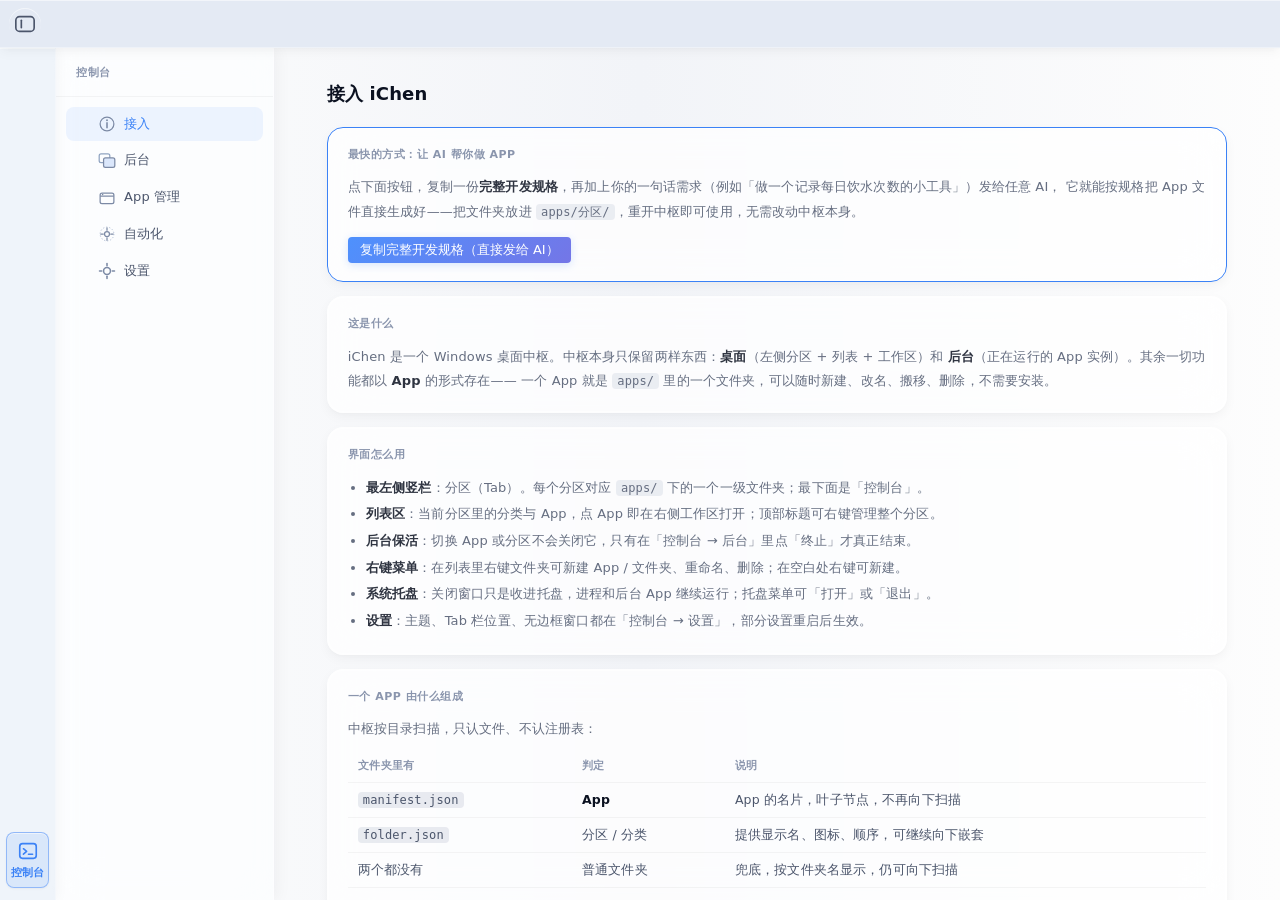
<file: system/desktop/index.html>
<!DOCTYPE html>
<html lang="zh-CN">
<head>
    <meta charset="UTF-8">
    <meta name="viewport" content="width=device-width, initial-scale=1.0">
    <title>iChen</title>
    <!-- 页面样式与页面同目录（与旧版一致，保证 file:// 下可靠加载）：
         tokens/components 为 shared/common/css 的运行副本（以 shared/common/css 为唯一来源） -->
    <link rel="stylesheet" href="css/tokens.css">
    <link rel="stylesheet" href="css/components.css">
    <link rel="stylesheet" href="css/shell.css">
</head>
<body>

    <!-- 自绘标题栏（仅 python -m system.main --frameless 时显示；否则用 pywebview 原生） -->
    <div class="titlebar" id="titlebar" hidden>
        <!-- pywebview-drag-region：pywebview 原生拖动区（仅此条可拖动，easy_drag=False） -->
        <div class="titlebar-drag pywebview-drag-region" id="titlebar-drag">
            <span class="titlebar-title">iChen</span>
        </div>
        <div class="titlebar-actions">
            <button class="titlebar-btn" id="tb-min" title="最小化">
                <svg viewBox="0 0 24 24" width="16" height="16"><line x1="6" y1="12" x2="18" y2="12" stroke="currentColor" stroke-width="2" stroke-linecap="round"/></svg>
            </button>
            <button class="titlebar-btn" id="tb-max" title="最大化">
                <!-- 最大化态图标（默认显示） -->
                <svg class="tb-icon-max" viewBox="0 0 24 24" width="16" height="16"><rect x="6" y="6" width="12" height="12" rx="2" fill="none" stroke="currentColor" stroke-width="2"/></svg>
                <!-- 还原态图标（最大化后显示） -->
                <svg class="tb-icon-restore" viewBox="0 0 24 24" width="16" height="16" hidden>
                    <rect x="8" y="8" width="11" height="11" rx="2" fill="none" stroke="currentColor" stroke-width="2"/>
                    <path d="M5 15V6a1 1 0 0 1 1-1h9" fill="none" stroke="currentColor" stroke-width="2" stroke-linecap="round"/>
                </svg>
            </button>
            <button class="titlebar-btn titlebar-close" id="tb-close" title="关闭">
                <svg viewBox="0 0 24 24" width="16" height="16"><line x1="7" y1="7" x2="17" y2="17" stroke="currentColor" stroke-width="2" stroke-linecap="round"/><line x1="17" y1="7" x2="7" y2="17" stroke="currentColor" stroke-width="2" stroke-linecap="round"/></svg>
            </button>
        </div>
    </div>

    <!-- ==================== 主壳（App 桌面；启动即进入，无待机层） ==================== -->
    <div class="shell" id="shell">

        <!-- 顶部状态栏（玻璃；v0.9 定稿：不放东西、不承担导航，仅作为视觉锚）
             左侧按钮组（位于 Tab 栏正上方）：列表开关 -->
        <header class="topbar" id="topbar">
            <button class="iconbtn" id="btn-pane-toggle" title="显示/隐藏列表" aria-expanded="true">
                <svg viewBox="0 0 24 24" width="22" height="22" style="display:block;">
                    <rect x="2" y="4" width="20" height="16" rx="4" fill="none" stroke="currentColor" stroke-width="1.8"></rect>
                    <line x1="8" y1="8" x2="8" y2="16" stroke="currentColor" stroke-width="1.8" stroke-linecap="round"></line>
                </svg>
            </button>
        </header>

        <div class="shell-row" id="shell-row">

            <!-- 左侧竖长条 Tab 栏（玻璃）：动态主体（apps 一级分区）+ 固定控制台 -->
            <nav class="tabbar" id="tabbar">
                <div id="zone-tabs"></div>
                <div class="spacer"></div>
                <button class="tab" data-zone="console" id="tab-console" title="控制台">
                    <svg viewBox="0 0 24 24" width="22" height="22">
                        <rect x="3" y="4" width="18" height="16" rx="3" fill="none" stroke="currentColor" stroke-width="1.8"></rect>
                        <polyline points="7 9.5 10.5 12.5 7 15.5" fill="none" stroke="currentColor" stroke-width="1.7" stroke-linecap="round" stroke-linejoin="round"></polyline>
                        <line x1="12.5" y1="15.5" x2="17" y2="15.5" stroke="currentColor" stroke-width="1.7" stroke-linecap="round"></line>
                    </svg>
                    <span>控制台</span>
                </button>
            </nav>

            <!-- 列表区（约 1/4 宽，可折叠；刷新/折叠按钮在顶部状态栏） -->
            <aside class="listpane" id="list-pane">
                <div class="listpane-head">
                    <span class="listpane-title" id="listpane-title">—</span>
                </div>
                <div class="listpane-body">
                    <div class="tree" id="app-tree"></div>
                </div>
                <div class="listpane-empty" id="tree-empty" hidden>
                    此空间暂无 App。<br>将含 manifest.json 的文件夹放进 apps/ 即会出现；无预置内容。
                </div>
            </aside>

            <!-- 舞台：程序实例（iframe 动态挂载、保活）+ 面板 -->
            <main class="stage" id="stage">
                <div class="stage-placeholder" id="stage-placeholder" hidden></div>

                <!-- 设置页（设置主体内容，框架自绘） -->
                <div class="settings-view" id="settings-view" hidden>
                    <div class="settings-wrap">
                        <h2>设置</h2>

                        <div class="settings-section">
                            <div class="settings-section-title">关于与状态</div>
                            <div class="settings-row">
                                <span class="settings-label">版本</span>
                                <span class="settings-value" id="settings-version">—</span>
                            </div>
                            <div class="settings-row">
                                <span class="settings-label">App 总数</span>
                                <span class="settings-value" id="settings-app-count">—</span>
                            </div>
                        </div>

                        <div class="settings-section">
                            <div class="settings-section-title">外观</div>
                            <div class="settings-label">主题模式</div>
                            <div class="theme-options" id="theme-options">
                                <button class="theme-option" data-theme-option="light">浅色</button>
                                <button class="theme-option" data-theme-option="dark">深色</button>
                                <button class="theme-option" data-theme-option="system">跟随系统</button>
                            </div>
                            <div class="settings-label" style="margin-top:14px;">Tab 栏位置</div>
                            <div class="theme-options" id="tabbar-options">
                                <button class="theme-option" data-tabbar-option="left">左侧</button>
                                <button class="theme-option" data-tabbar-option="bottom">底部</button>
                            </div>
                            <div class="settings-row" style="margin-top:14px;border:0;">
                                <span class="settings-label">
                                    无边框窗口
                                    <span class="settings-hint">自绘标题栏（拖动 / 最小化 / 最大化），重启后生效</span>
                                </span>
                                <button class="toggle-btn" id="frameless-switch" role="switch"
                                        aria-checked="false" aria-label="无边框窗口">
                                    <span class="toggle-knob"></span>
                                </button>
                            </div>
                            <div class="settings-row frameless-restart-row" id="frameless-restart-row" hidden>
                                <span class="settings-hint">设置已保存，需重启应用生效</span>
                                <button class="btn" id="frameless-restart-btn">立即重启</button>
                            </div>
                        </div>

                        <div class="settings-section">
                            <div class="settings-section-title">最近通知</div>
                            <div class="settings-row" style="border:0;">
                                <button class="btn" id="btn-notify-clear">清空通知</button>
                            </div>
                            <div id="notify-list">
                                <div class="app-manage-empty">本次运行还没有通知</div>
                            </div>
                        </div>

                        <div class="settings-section">
                            <div class="settings-section-title">应用</div>
                            <button class="btn btn-danger settings-action" id="settings-quit">退出应用</button>
                        </div>
                    </div>
                </div>

                <!-- 接入面板（控制台 → 接入）：完整使用与开发指南内嵌于此 -->
                <div class="welcome-view" id="welcome-view" hidden>
                    <div class="settings-wrap welcome-wrap">
                        <h2>接入 iChen</h2>

                        <div class="settings-section welcome-hero">
                            <div class="settings-section-title">最快的方式：让 AI 帮你做 App</div>
                            <div class="welcome-text">
                                点下面按钮，复制一份<b>完整开发规格</b>，再加上你的一句话需求（例如「做一个记录每日饮水次数的小工具」）发给任意 AI，
                                它就能按规格把 App 文件直接生成好——把文件夹放进 <code>apps/分区/</code>，重开中枢即可使用，无需改动中枢本身。
                            </div>
                            <div class="welcome-doc-actions">
                                <button class="btn btn-primary" id="welcome-copy-doc">复制完整开发规格（直接发给 AI）</button>
                            </div>
                        </div>

                        <div class="settings-section">
                            <div class="settings-section-title">这是什么</div>
                            <div class="welcome-text">
                                iChen 是一个 Windows 桌面中枢。中枢本身只保留两样东西：<b>桌面</b>（左侧分区 + 列表 + 工作区）和
                                <b>后台</b>（正在运行的 App 实例）。其余一切功能都以 <b>App</b> 的形式存在——
                                一个 App 就是 <code>apps/</code> 里的一个文件夹，可以随时新建、改名、搬移、删除，不需要安装。
                            </div>
                        </div>

                        <div class="settings-section">
                            <div class="settings-section-title">界面怎么用</div>
                            <ul class="welcome-list">
                                <li><b>最左侧竖栏</b>：分区（Tab）。每个分区对应 <code>apps/</code> 下的一个一级文件夹；最下面是「控制台」。</li>
                                <li><b>列表区</b>：当前分区里的分类与 App，点 App 即在右侧工作区打开；顶部标题可右键管理整个分区。</li>
                                <li><b>后台保活</b>：切换 App 或分区不会关闭它，只有在「控制台 → 后台」里点「终止」才真正结束。</li>
                                <li><b>右键菜单</b>：在列表里右键文件夹可新建 App / 文件夹、重命名、删除；在空白处右键可新建。</li>
                                <li><b>系统托盘</b>：关闭窗口只是收进托盘，进程和后台 App 继续运行；托盘菜单可「打开」或「退出」。</li>
                                <li><b>设置</b>：主题、Tab 栏位置、无边框窗口都在「控制台 → 设置」，部分设置重启后生效。</li>
                            </ul>
                        </div>

                        <div class="settings-section">
                            <div class="settings-section-title">一个 App 由什么组成</div>
                            <div class="welcome-text">
                                中枢按目录扫描，只认文件、不认注册表：
                            </div>
                            <table class="welcome-table">
                                <thead><tr><th>文件夹里有</th><th>判定</th><th>说明</th></tr></thead>
                                <tbody>
                                    <tr><td><code>manifest.json</code></td><td><b>App</b></td><td>App 的名片，叶子节点，不再向下扫描</td></tr>
                                    <tr><td><code>folder.json</code></td><td>分区 / 分类</td><td>提供显示名、图标、顺序，可继续向下嵌套</td></tr>
                                    <tr><td>两个都没有</td><td>普通文件夹</td><td>兜底，按文件夹名显示，仍可向下扫描</td></tr>
                                </tbody>
                            </table>
                            <div class="welcome-note">
                                App 的三个标准文件：<code>manifest.json</code>（名片，必有）、
                                <code>ui/index.html</code>（界面）、<code>core.py</code>（后端逻辑，可选）。
                                <code>__pycache__</code> 和点开头的隐藏目录会被跳过；App 不能直接放在 <code>apps/</code> 根层。
                            </div>
                        </div>

                        <div class="settings-section">
                            <div class="settings-section-title">App 的三种类型</div>
                            <div class="welcome-types">
                                <div class="type-chip"><b>逻辑型</b>有界面 + <code>core.py</code>。界面发消息，中枢在本地进程调用 <code>run()</code>。最常用。</div>
                                <div class="type-chip"><b>纯界面型</b>只有 <code>ui/index.html</code>，无后端。适合小工具、静态页面、小游戏。</div>
                                <div class="type-chip"><b>URL 型</b><code>type:"url"</code>。界面就是一个网址，嵌在中枢内，或用系统浏览器打开。</div>
                            </div>
                        </div>

                        <div class="settings-section">
                            <div class="settings-section-title">manifest.json 字段（App 名片）</div>
                            <table class="welcome-table welcome-table-fields">
                                <thead><tr><th>字段</th><th>必填</th><th>说明</th></tr></thead>
                                <tbody>
                                    <tr><td><code>name</code></td><td>是</td><td>显示名，可中文</td></tr>
                                    <tr><td><code>id</code></td><td>是</td><td>全局唯一标识，英文小写 + 点（如 <code>demo.hello</code>），通信 / 日志都用它，勿含中文</td></tr>
                                    <tr><td><code>version</code></td><td>否</td><td>版本号，建议 <code>x.y.z</code></td></tr>
                                    <tr><td><code>description</code></td><td>否</td><td>一句话说明，显示在列表里</td></tr>
                                    <tr><td><code>icon</code></td><td>否</td><td>图标路径（相对 App 目录），建议 SVG；缺省用默认图标</td></tr>
                                    <tr><td><code>order</code></td><td>否</td><td>同层排序，小的在前；缺省按名称排</td></tr>
                                    <tr><td><code>ui</code></td><td>否</td><td>界面路径，默认 <code>ui/index.html</code>，必须在 App 目录内</td></tr>
                                    <tr><td><code>entry</code></td><td>否</td><td>逻辑入口，默认 <code>core.py</code>，必须在 App 目录内</td></tr>
                                    <tr><td><code>type</code></td><td>否</td><td><code>logic</code> / <code>ui</code> / <code>url</code></td></tr>
                                    <tr><td><code>url</code>、<code>container</code></td><td>URL 型</td><td>网址；<code>container</code> 为 <code>iframe</code>（默认）或 <code>external</code>（系统浏览器）</td></tr>
                                </tbody>
                            </table>
                            <div class="welcome-note">
                                分区 / 分类的 <code>folder.json</code> 更简单：<code>name</code> / <code>icon</code> / <code>order</code> / <code>description</code>，
                                均可选；不写也会以文件夹名正常显示。
                            </div>
                        </div>

                        <div class="settings-section">
                            <div class="settings-section-title">界面如何调用后端（桥协议）</div>
                            <ul class="welcome-list">
                                <li>App 界面运行在独立 iframe 里，加载后中枢先注入共享样式并发握手消息 <code>{"type":"ichen:bridge"}</code>，收到即表示已接入。</li>
                                <li>界面发 <code>window.parent.postMessage({app, action, payload}, "*")</code>，<code>app</code> 必须等于本 App 的 <code>id</code>。</li>
                                <li>中枢调用 <code>core.py</code> 的 <code>run({"action":..., "payload":...})</code>，并把返回 dict 作为同构消息回执给界面。</li>
                                <li>主题切换时收到 <code>{"type":"ichen:theme", theme}</code>，需设置 <code>document.documentElement.dataset.theme</code>。</li>
                                <li>界面必须自包含：浏览器直接打开（独立模式）也要能用内置演示数据渲染。</li>
                            </ul>
                        </div>

                        <div class="settings-section">
                            <div class="settings-section-title">core.py 与后台资源</div>
                            <ul class="welcome-list">
                                <li>入口签名固定：<code>def run(params: dict) -&gt; dict</code>，成功返回带 <code>ok: true</code> 的 dict，失败返回 <code>{"ok": false, "error": "..."}</code>。</li>
                                <li>模块按 <code>id</code> 缓存，模块级状态在多次调用间存活；文件改动后下次调用自动热重载。</li>
                                <li>在后台开了线程 / 端口 / 长连接时，实现可选的 <code>teardown()</code>：实例被终止或中枢退出时框架先调用它释放资源。</li>
                                <li><code>run()</code> 同步执行、当前无超时，避免长阻塞。</li>
                            </ul>
                        </div>

                        <div class="settings-section">
                            <div class="settings-section-title">选择本地文件 / 目录（文件通道）</div>
                            <div class="welcome-text">
                                iframe 里读不到本地路径。需要打开文件、选择目录或另存为时，向中枢发
                                <code>{"type":"ichen:pick-file", app, requestId, mode, multiple, filter}</code>
                                （<code>mode</code>：<code>open</code> / <code>folder</code> / <code>save</code>；
                                <code>filter</code>：<code>image</code> / <code>json</code> / <code>all</code>），
                                系统对话框选出的绝对路径通过 <code>ichen:pick-file-result</code> 定向回执，再交给 <code>core.py</code> 真实读写。
                                用户取消不是错误；独立模式下该通道不可用，应提示「请在中枢内打开」，不得伪造成功。
                            </div>
                        </div>

                        <div class="settings-section">
                            <div class="settings-section-title">数据与安全红线</div>
                            <ul class="welcome-list">
                                <li>自身数据写 App 目录内的 <code>data/</code>，或用户经文件通道选定的位置；不写系统目录、不访问其他 App。</li>
                                <li><code>entry</code> / <code>ui</code> / <code>icon</code> 只能是 App 目录内的相对路径，绝对路径与 <code>..</code> 一律拒绝。</li>
                                <li>图标只用 SVG 文件，不用 emoji 当图标；界面不依赖外网资源。</li>
                                <li>不在独立模式或未连接服务时伪造结果，要给明确提示。</li>
                            </ul>
                        </div>

                        <div class="settings-section">
                            <div class="settings-section-title">从零到能用（5 步）</div>
                            <ol class="welcome-list welcome-steps">
                                <li>在某个分区下新建 App 文件夹（或在列表空白处右键 → 新建 App，由向导生成骨架）。</li>
                                <li>放入 <code>manifest.json</code>（写好 name 与唯一 id）与 <code>icon.svg</code>。</li>
                                <li>写 <code>ui/index.html</code>：先保证浏览器直接打开能渲染，再接入桥消息。</li>
                                <li>需要后端就加 <code>core.py</code>，按 <code>action</code> 分发、返回 dict；有后台资源就实现 <code>teardown()</code>。</li>
                                <li>重开中枢：列表里出现 App，点击打开联调；「控制台 → 后台」可查看与终止实例。</li>
                            </ol>
                        </div>

                        <details class="settings-section welcome-doc-details">
                            <summary>查看完整开发规格原文（就是上面按钮复制的内容）</summary>
                            <pre class="welcome-doc-pre" id="welcome-doc-view"></pre>
                        </details>
                    </div>

                </div>

                <!-- 后台面板（控制台 → 后台）：运行中的程序实例 = 手机后台式任务卡 -->
                <div class="processes-view" id="processes-view" hidden>
                    <div class="settings-wrap">
                        <div class="panel-head">
                            <h2>后台</h2>
                        </div>
                        <div class="program-cards" id="program-cards"></div>
                        <div class="app-manage-empty" id="programs-empty">
                            当前没有正在运行的后台程序。打开一个 App 即会出现在这里；切换主体/程序不会关闭它，只有"终止"才会结束。
                        </div>
                    </div>
                </div>

                <!-- App 管理面板（控制台 → App 管理）：分区 / 分类 / App 的增删改 -->
                <div class="appmgmt-view" id="appmgmt-view" hidden>
                    <div class="settings-wrap">
                        <div class="panel-head">
                            <h2>App 管理</h2>
                            <div class="panel-actions">
                                <button class="btn" id="btn-new">新建 ▾</button>
                            </div>
                        </div>
                        <div id="app-manage-list">
                            <div class="app-manage-empty">扫描中…</div>
                        </div>
                    </div>
                </div>

                <!-- 自动化面板（控制台 → 自动化）：规则触发器 → 自动执行动作 -->
                <div class="automation-view" id="automation-view" hidden>
                    <div class="settings-wrap">
                        <div class="panel-head">
                            <h2>自动化</h2>
                            <div class="panel-actions">
                                <button class="btn" id="btn-automation-new">新建规则</button>
                            </div>
                        </div>
                        <div id="automation-list">
                            <div class="app-manage-empty">加载中…</div>
                        </div>
                    </div>
                </div>
            </main>
        </div>
    </div>

    <script src="js/bridge.js"></script>
    <script src="js/ui.js"></script>
    <script src="js/notify.js"></script>
    <script src="js/titlebar.js"></script>
    <script src="js/welcome-doc.js"></script>
    <script src="js/shell.js"></script>
    <script src="js/tree.js"></script>
    <script src="js/appframe.js"></script>
    <script src="js/programs.js"></script>
    <script src="js/appmgmt.js"></script>
    <script src="js/automation.js"></script>
    <script src="js/settings.js"></script>
    <script src="js/app.js"></script>
</body>
</html>
</file>
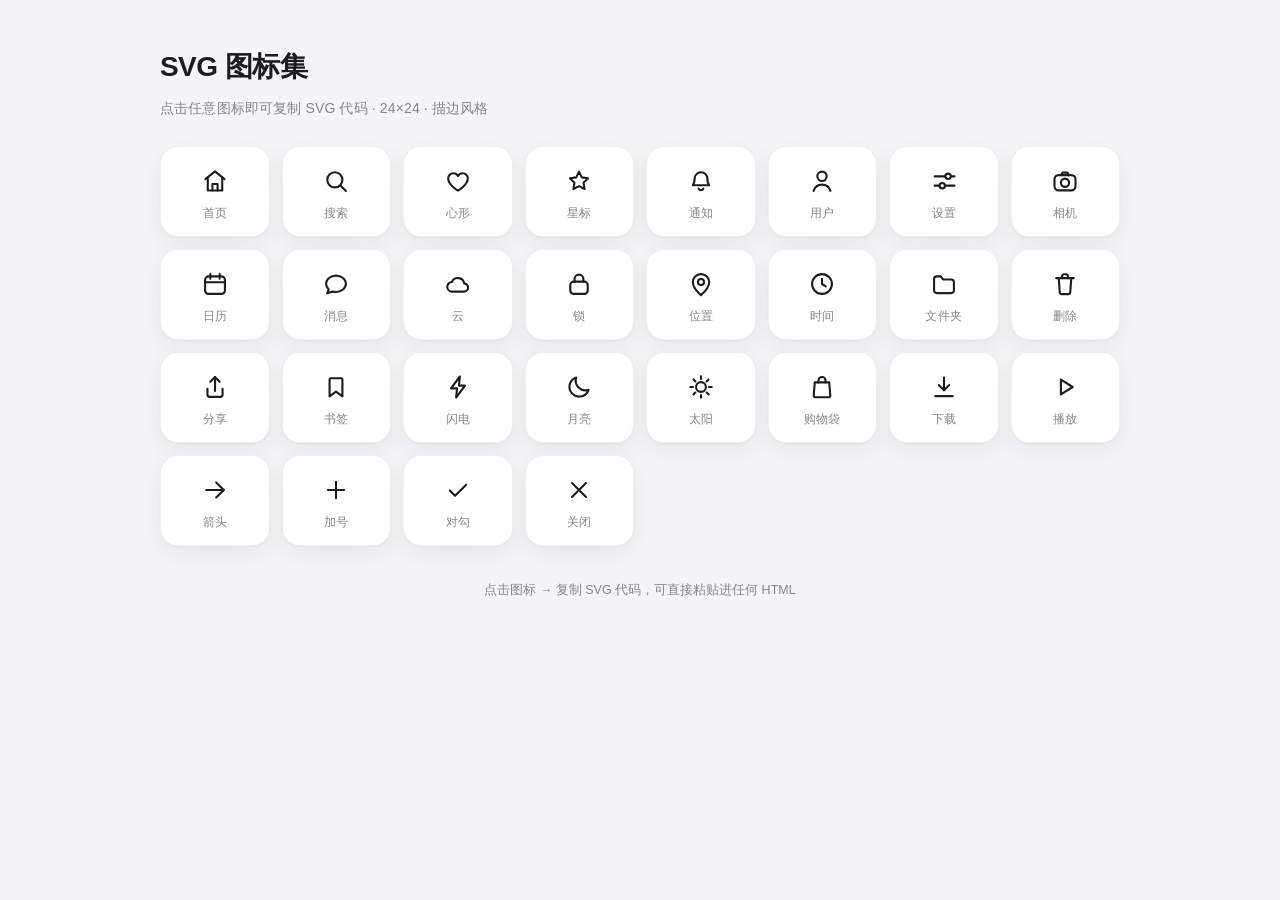
<file: apps/work/图标集/index.html>
<!DOCTYPE html>
<html lang="zh-CN">
<head>
<meta charset="UTF-8">
<meta name="viewport" content="width=device-width,initial-scale=1">
<title>SVG 图标集 · Simple</title>
<style>
  :root{
    --bg:#f5f5f7;
    --card:#ffffff;
    --text:#1d1d1f;
    --muted:#86868b;
    --accent:#0071e3;
    --border:rgba(0,0,0,.06);
    --shadow:0 1px 2px rgba(0,0,0,.04),0 8px 24px rgba(0,0,0,.06);
  }
  @media (prefers-color-scheme: dark){
    :root{
      --bg:#000000;
      --card:#1c1c1e;
      --text:#f5f5f7;
      --muted:#8e8e93;
      --accent:#0a84ff;
      --border:rgba(255,255,255,.08);
      --shadow:0 1px 2px rgba(0,0,0,.6),0 8px 24px rgba(0,0,0,.45);
    }
  }
  *{box-sizing:border-box}
  html,body{margin:0;padding:0}
  body{
    background:var(--bg);
    color:var(--text);
    font-family:-apple-system,BlinkMacSystemFont,"SF Pro Text","PingFang SC","Helvetica Neue",Arial,sans-serif;
    -webkit-font-smoothing:antialiased;
    min-height:100vh;
    padding:48px 24px 80px;
    transition:background .3s;
  }
  .wrap{max-width:960px;margin:0 auto}
  header{margin-bottom:28px}
  h1{
    font-size:28px;
    font-weight:600;
    letter-spacing:-.02em;
    margin:0 0 6px;
  }
  .sub{color:var(--muted);font-size:14px;letter-spacing:.01em}
  .grid{
    display:grid;
    grid-template-columns:repeat(auto-fill,minmax(104px,1fr));
    gap:12px;
  }
  .card{
    display:flex;flex-direction:column;align-items:center;justify-content:center;gap:10px;
    padding:20px 6px 14px;
    background:var(--card);
    border:1px solid var(--border);
    border-radius:18px;
    box-shadow:var(--shadow);
    color:var(--text);
    font:inherit;
    cursor:pointer;
    transition:transform .22s cubic-bezier(.2,.8,.2,1),color .22s,box-shadow .22s;
    -webkit-tap-highlight-color:transparent;
    outline:none;
  }
  .card:hover,.card:focus-visible{transform:translateY(-3px);color:var(--accent)}
  .card:active{transform:scale(.95)}
  .card.copied{color:var(--accent)}
  .card svg{width:28px;height:28px;display:block}
  .label{
    font-size:12px;
    color:var(--muted);
    letter-spacing:.02em;
    transition:color .22s;
  }
  .card:hover .label{color:var(--accent)}
  .toast{
    position:fixed;left:50%;bottom:36px;transform:translate(-50%,16px);
    background:rgba(30,30,32,.92);
    color:#fff;
    font-size:13.5px;
    padding:10px 20px;
    border-radius:999px;
    backdrop-filter:blur(12px);
    -webkit-backdrop-filter:blur(12px);
    opacity:0;pointer-events:none;
    transition:opacity .25s,transform .25s cubic-bezier(.2,.8,.2,1);
    z-index:99;
  }
  .toast.show{opacity:1;transform:translate(-50%,0)}
  footer{margin-top:36px;color:var(--muted);font-size:12.5px;text-align:center}
</style>
</head>
<body>
<div class="wrap">
  <header>
    <h1>SVG 图标集</h1>
    <p class="sub">点击任意图标即可复制 SVG 代码 · 24×24 · 描边风格</p>
  </header>

  <div class="grid" id="grid">

    <!-- 首页 -->
    <button class="card" data-name="首页">
      <svg xmlns="http://www.w3.org/2000/svg" width="28" height="28" viewBox="0 0 24 24" fill="none" stroke="currentColor" stroke-width="1.8" stroke-linecap="round" stroke-linejoin="round"><path d="M3.8 10.4 12 3.8l8.2 6.6"/><path d="M5.8 9v11.2h12.4V9"/><path d="M9.8 20.2v-5.6h4.4v5.6"/></svg>
      <span class="label">首页</span>
    </button>

    <!-- 搜索 -->
    <button class="card" data-name="搜索">
      <svg xmlns="http://www.w3.org/2000/svg" width="28" height="28" viewBox="0 0 24 24" fill="none" stroke="currentColor" stroke-width="1.8" stroke-linecap="round" stroke-linejoin="round"><circle cx="11" cy="11" r="6.5"/><path d="m16 16 4.5 4.5"/></svg>
      <span class="label">搜索</span>
    </button>

    <!-- 心形 -->
    <button class="card" data-name="心形">
      <svg xmlns="http://www.w3.org/2000/svg" width="28" height="28" viewBox="0 0 24 24" fill="none" stroke="currentColor" stroke-width="1.8" stroke-linecap="round" stroke-linejoin="round"><path d="M12 20.3s-8.4-4.9-8.4-10.4c0-2.5 2-4.5 4.4-4.5 1.7 0 3.2.9 4 2.3.8-1.4 2.3-2.3 4-2.3 2.4 0 4.4 2 4.4 4.5 0 5.5-8.4 10.4-8.4 10.4z"/></svg>
      <span class="label">心形</span>
    </button>

    <!-- 星标 -->
    <button class="card" data-name="星标">
      <svg xmlns="http://www.w3.org/2000/svg" width="28" height="28" viewBox="0 0 24 24" fill="none" stroke="currentColor" stroke-width="1.8" stroke-linecap="round" stroke-linejoin="round"><path d="m12 4 2.4 4.9 5.4.8-3.9 3.8.9 5.4-4.8-2.5-4.8 2.5.9-5.4L4.2 9.7l5.4-.8z"/></svg>
      <span class="label">星标</span>
    </button>

    <!-- 通知 -->
    <button class="card" data-name="通知">
      <svg xmlns="http://www.w3.org/2000/svg" width="28" height="28" viewBox="0 0 24 24" fill="none" stroke="currentColor" stroke-width="1.8" stroke-linecap="round" stroke-linejoin="round"><path d="M6.5 10a5.5 5.5 0 0 1 11 0c0 4 1.5 5.6 1.5 5.6H5S6.5 14 6.5 10z"/><path d="M10 18.6a2.2 2.2 0 0 0 4 0"/></svg>
      <span class="label">通知</span>
    </button>

    <!-- 用户 -->
    <button class="card" data-name="用户">
      <svg xmlns="http://www.w3.org/2000/svg" width="28" height="28" viewBox="0 0 24 24" fill="none" stroke="currentColor" stroke-width="1.8" stroke-linecap="round" stroke-linejoin="round"><circle cx="12" cy="8" r="4"/><path d="M4.8 20.5a7.5 7.5 0 0 1 14.4 0"/></svg>
      <span class="label">用户</span>
    </button>

    <!-- 设置 -->
    <button class="card" data-name="设置">
      <svg xmlns="http://www.w3.org/2000/svg" width="28" height="28" viewBox="0 0 24 24" fill="none" stroke="currentColor" stroke-width="1.8" stroke-linecap="round" stroke-linejoin="round"><path d="M4 8h9"/><path d="M18.5 8H21"/><path d="M4 16h4"/><path d="M13.5 16H21"/><circle cx="15.5" cy="8" r="2.3"/><circle cx="10.5" cy="16" r="2.3"/></svg>
      <span class="label">设置</span>
    </button>

    <!-- 相机 -->
    <button class="card" data-name="相机">
      <svg xmlns="http://www.w3.org/2000/svg" width="28" height="28" viewBox="0 0 24 24" fill="none" stroke="currentColor" stroke-width="1.8" stroke-linecap="round" stroke-linejoin="round"><rect x="3" y="7" width="18" height="13" rx="3.5"/><path d="M8.6 7l1.3-2.2h4.2L15.4 7"/><circle cx="12" cy="13.5" r="3.5"/></svg>
      <span class="label">相机</span>
    </button>

    <!-- 日历 -->
    <button class="card" data-name="日历">
      <svg xmlns="http://www.w3.org/2000/svg" width="28" height="28" viewBox="0 0 24 24" fill="none" stroke="currentColor" stroke-width="1.8" stroke-linecap="round" stroke-linejoin="round"><rect x="3.5" y="5.5" width="17" height="15" rx="3"/><path d="M8 3.5v4M16 3.5v4M3.5 10.5h17"/></svg>
      <span class="label">日历</span>
    </button>

    <!-- 消息 -->
    <button class="card" data-name="消息">
      <svg xmlns="http://www.w3.org/2000/svg" width="28" height="28" viewBox="0 0 24 24" fill="none" stroke="currentColor" stroke-width="1.8" stroke-linecap="round" stroke-linejoin="round"><path d="M20.5 11.8c0 3.9-3.8 7-8.5 7-1 0-1.9-.1-2.8-.4L4.5 20l1.2-3.4a6.6 6.6 0 0 1-2.2-4.8c0-3.9 3.8-7 8.5-7s8.5 3.1 8.5 7z"/></svg>
      <span class="label">消息</span>
    </button>

    <!-- 云 -->
    <button class="card" data-name="云">
      <svg xmlns="http://www.w3.org/2000/svg" width="28" height="28" viewBox="0 0 24 24" fill="none" stroke="currentColor" stroke-width="1.8" stroke-linecap="round" stroke-linejoin="round"><path d="M7 18.5h10a3.5 3.5 0 0 0 .3-7 5.5 5.5 0 0 0-10.5-1.2A4 4 0 0 0 7 18.5z"/></svg>
      <span class="label">云</span>
    </button>

    <!-- 锁 -->
    <button class="card" data-name="锁">
      <svg xmlns="http://www.w3.org/2000/svg" width="28" height="28" viewBox="0 0 24 24" fill="none" stroke="currentColor" stroke-width="1.8" stroke-linecap="round" stroke-linejoin="round"><rect x="4.5" y="10" width="15" height="10.5" rx="3"/><path d="M8.2 10V7.8a3.8 3.8 0 0 1 7.6 0V10"/></svg>
      <span class="label">锁</span>
    </button>

    <!-- 位置 -->
    <button class="card" data-name="位置">
      <svg xmlns="http://www.w3.org/2000/svg" width="28" height="28" viewBox="0 0 24 24" fill="none" stroke="currentColor" stroke-width="1.8" stroke-linecap="round" stroke-linejoin="round"><path d="M12 21.5s7-6 7-11a7 7 0 1 0-14 0c0 5 7 11 7 11z"/><circle cx="12" cy="10.3" r="2.6"/></svg>
      <span class="label">位置</span>
    </button>

    <!-- 时间 -->
    <button class="card" data-name="时间">
      <svg xmlns="http://www.w3.org/2000/svg" width="28" height="28" viewBox="0 0 24 24" fill="none" stroke="currentColor" stroke-width="1.8" stroke-linecap="round" stroke-linejoin="round"><circle cx="12" cy="12" r="8.5"/><path d="M12 7.5V12l3.2 2"/></svg>
      <span class="label">时间</span>
    </button>

    <!-- 文件夹 -->
    <button class="card" data-name="文件夹">
      <svg xmlns="http://www.w3.org/2000/svg" width="28" height="28" viewBox="0 0 24 24" fill="none" stroke="currentColor" stroke-width="1.8" stroke-linecap="round" stroke-linejoin="round"><path d="M3.5 7.8a2.3 2.3 0 0 1 2.3-2.3h3.4l2 2.6h7a2.3 2.3 0 0 1 2.3 2.3v7.1a2.3 2.3 0 0 1-2.3 2.3H5.8a2.3 2.3 0 0 1-2.3-2.3z"/></svg>
      <span class="label">文件夹</span>
    </button>

    <!-- 删除 -->
    <button class="card" data-name="删除">
      <svg xmlns="http://www.w3.org/2000/svg" width="28" height="28" viewBox="0 0 24 24" fill="none" stroke="currentColor" stroke-width="1.8" stroke-linecap="round" stroke-linejoin="round"><path d="M4.5 7h15"/><path d="M9.5 7V5.4a1.7 1.7 0 0 1 1.7-1.7h1.6a1.7 1.7 0 0 1 1.7 1.7V7"/><path d="M6.6 7l.9 12a1.8 1.8 0 0 0 1.8 1.7h5.4a1.8 1.8 0 0 0 1.8-1.7l.9-12"/></svg>
      <span class="label">删除</span>
    </button>

    <!-- 分享 -->
    <button class="card" data-name="分享">
      <svg xmlns="http://www.w3.org/2000/svg" width="28" height="28" viewBox="0 0 24 24" fill="none" stroke="currentColor" stroke-width="1.8" stroke-linecap="round" stroke-linejoin="round"><path d="M12 3.5v12"/><path d="m8 7.5 4-4 4 4"/><path d="M5.5 13.5v5a2 2 0 0 0 2 2h9a2 2 0 0 0 2-2v-5"/></svg>
      <span class="label">分享</span>
    </button>

    <!-- 书签 -->
    <button class="card" data-name="书签">
      <svg xmlns="http://www.w3.org/2000/svg" width="28" height="28" viewBox="0 0 24 24" fill="none" stroke="currentColor" stroke-width="1.8" stroke-linecap="round" stroke-linejoin="round"><path d="M6.5 5.5a1 1 0 0 1 1-1h9a1 1 0 0 1 1 1V20l-5.5-4-5.5 4z"/></svg>
      <span class="label">书签</span>
    </button>

    <!-- 闪电 -->
    <button class="card" data-name="闪电">
      <svg xmlns="http://www.w3.org/2000/svg" width="28" height="28" viewBox="0 0 24 24" fill="none" stroke="currentColor" stroke-width="1.8" stroke-linecap="round" stroke-linejoin="round"><path d="M13.6 3 6 13.2h5.2L10.4 21 18 10.8h-5.2z"/></svg>
      <span class="label">闪电</span>
    </button>

    <!-- 月亮 -->
    <button class="card" data-name="月亮">
      <svg xmlns="http://www.w3.org/2000/svg" width="28" height="28" viewBox="0 0 24 24" fill="none" stroke="currentColor" stroke-width="1.8" stroke-linecap="round" stroke-linejoin="round"><path d="M20.2 14.4A8.4 8.4 0 0 1 9.6 3.8a8.4 8.4 0 1 0 10.6 10.6z"/></svg>
      <span class="label">月亮</span>
    </button>

    <!-- 太阳 -->
    <button class="card" data-name="太阳">
      <svg xmlns="http://www.w3.org/2000/svg" width="28" height="28" viewBox="0 0 24 24" fill="none" stroke="currentColor" stroke-width="1.8" stroke-linecap="round" stroke-linejoin="round"><circle cx="12" cy="12" r="4.2"/><path d="M12 2.8v2.4M12 18.8v2.4M21.2 12h-2.4M5.2 12H2.8M18.5 5.5l-1.7 1.7M7.2 16.8l-1.7 1.7M18.5 18.5l-1.7-1.7M7.2 7.2 5.5 5.5"/></svg>
      <span class="label">太阳</span>
    </button>

    <!-- 购物袋 -->
    <button class="card" data-name="购物袋">
      <svg xmlns="http://www.w3.org/2000/svg" width="28" height="28" viewBox="0 0 24 24" fill="none" stroke="currentColor" stroke-width="1.8" stroke-linecap="round" stroke-linejoin="round"><path d="M5.8 8h12.4l.9 11.2a1.5 1.5 0 0 1-1.5 1.6H6.4a1.5 1.5 0 0 1-1.5-1.6z"/><path d="M9 8V6.4a3 3 0 0 1 6 0V8"/></svg>
      <span class="label">购物袋</span>
    </button>

    <!-- 下载 -->
    <button class="card" data-name="下载">
      <svg xmlns="http://www.w3.org/2000/svg" width="28" height="28" viewBox="0 0 24 24" fill="none" stroke="currentColor" stroke-width="1.8" stroke-linecap="round" stroke-linejoin="round"><path d="M12 3.8v11"/><path d="m7.5 10.3 4.5 4.5 4.5-4.5"/><path d="M4.5 19.8h15"/></svg>
      <span class="label">下载</span>
    </button>

    <!-- 播放 -->
    <button class="card" data-name="播放">
      <svg xmlns="http://www.w3.org/2000/svg" width="28" height="28" viewBox="0 0 24 24" fill="none" stroke="currentColor" stroke-width="1.8" stroke-linecap="round" stroke-linejoin="round"><path d="M8.5 5.6 18.6 12 8.5 18.4z"/></svg>
      <span class="label">播放</span>
    </button>

    <!-- 箭头 -->
    <button class="card" data-name="箭头">
      <svg xmlns="http://www.w3.org/2000/svg" width="28" height="28" viewBox="0 0 24 24" fill="none" stroke="currentColor" stroke-width="1.8" stroke-linecap="round" stroke-linejoin="round"><path d="M4.5 12h15"/><path d="m13 5.5 6.5 6.5-6.5 6.5"/></svg>
      <span class="label">箭头</span>
    </button>

    <!-- 加号 -->
    <button class="card" data-name="加号">
      <svg xmlns="http://www.w3.org/2000/svg" width="28" height="28" viewBox="0 0 24 24" fill="none" stroke="currentColor" stroke-width="1.8" stroke-linecap="round" stroke-linejoin="round"><path d="M12 5v14M5 12h14"/></svg>
      <span class="label">加号</span>
    </button>

    <!-- 对勾 -->
    <button class="card" data-name="对勾">
      <svg xmlns="http://www.w3.org/2000/svg" width="28" height="28" viewBox="0 0 24 24" fill="none" stroke="currentColor" stroke-width="1.8" stroke-linecap="round" stroke-linejoin="round"><path d="m5 12.5 4.5 4.5L19 7.5"/></svg>
      <span class="label">对勾</span>
    </button>

    <!-- 关闭 -->
    <button class="card" data-name="关闭">
      <svg xmlns="http://www.w3.org/2000/svg" width="28" height="28" viewBox="0 0 24 24" fill="none" stroke="currentColor" stroke-width="1.8" stroke-linecap="round" stroke-linejoin="round"><path d="M6 6l12 12M18 6 6 18"/></svg>
      <span class="label">关闭</span>
    </button>

  </div>

  <footer>点击图标 → 复制 SVG 代码，可直接粘贴进任何 HTML</footer>
</div>

<div class="toast" id="toast">已复制</div>

<script>
  const toast = document.getElementById('toast');
  let toastTimer;

  function showToast(msg){
    toast.textContent = msg;
    toast.classList.add('show');
    clearTimeout(toastTimer);
    toastTimer = setTimeout(() => toast.classList.remove('show'), 1400);
  }

  function copyText(text){
    if (navigator.clipboard && window.isSecureContext) {
      return navigator.clipboard.writeText(text);
    }
    return new Promise((resolve, reject) => {
      const ta = document.createElement('textarea');
      ta.value = text;
      ta.style.position = 'fixed';
      ta.style.top = '-1000px';
      ta.style.opacity = '0';
      document.body.appendChild(ta);
      ta.select();
      try { document.execCommand('copy'); resolve(); }
      catch (e) { reject(e); }
      finally { document.body.removeChild(ta); }
    });
  }

  document.getElementById('grid').addEventListener('click', (e) => {
    const card = e.target.closest('.card');
    if (!card) return;

    const svgEl = card.querySelector('svg');
    const code = svgEl.outerHTML;

    copyText(code).then(() => {
      showToast(`已复制「${card.dataset.name}」`);
      card.classList.add('copied');
      setTimeout(() => card.classList.remove('copied'), 700);
    }).catch(() => {
      showToast('复制失败，请手动选择');
    });
  });
</script>
</body>
</html>
</file>
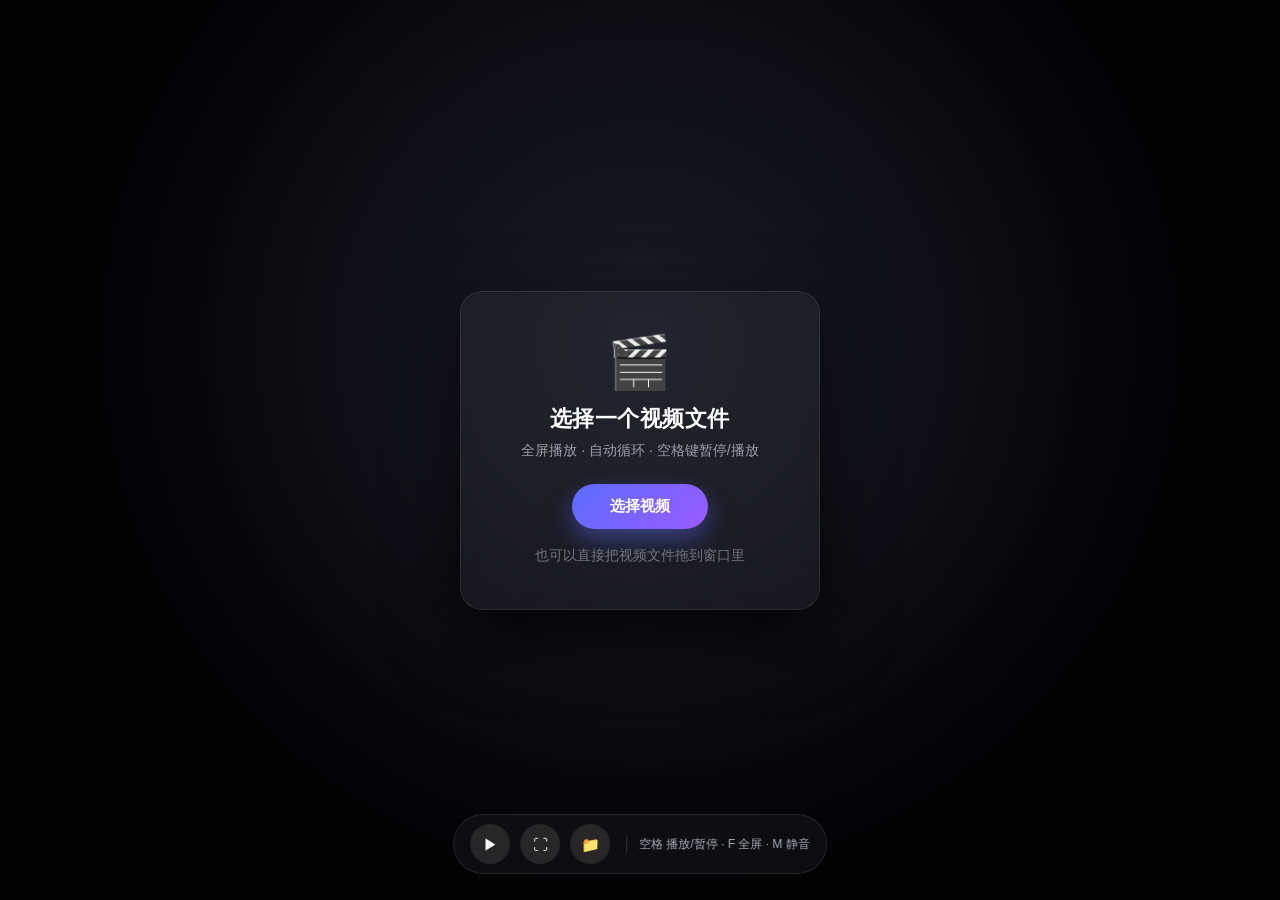
<file: apps/work/待机/index.html>
<!DOCTYPE html>
<html lang="zh-CN">
<head>
<meta charset="UTF-8">
<meta name="viewport" content="width=device-width, initial-scale=1.0">
<title>视频全屏循环播放器</title>
<style>
  * { box-sizing: border-box; }
  html, body {
    margin: 0; padding: 0; height: 100%;
    background: #000; overflow: hidden;
    font-family: -apple-system, BlinkMacSystemFont, "Segoe UI", "Microsoft YaHei", sans-serif;
    color: #fff;
    user-select: none;
    -webkit-tap-highlight-color: transparent;
  }
  /* 播放中且鼠标静止时隐藏光标 */
  body.hasVideo:not(.active) { cursor: none; }

  #video {
    position: fixed; inset: 0;
    width: 100%; height: 100%;
    object-fit: cover;
    background: #000;
    display: block;
  }

  /* ============ 选择文件界面 ============ */
  #picker {
    position: fixed; inset: 0; z-index: 10;
    display: flex; align-items: center; justify-content: center;
    background: radial-gradient(circle at 50% 38%, #1b1b26 0%, #000 72%);
    transition: opacity .35s ease, visibility .35s;
  }
  #picker.hide { opacity: 0; visibility: hidden; pointer-events: none; }

  .card {
    text-align: center;
    padding: 44px 60px;
    border-radius: 22px;
    background: rgba(255,255,255,.045);
    border: 1px solid rgba(255,255,255,.09);
    backdrop-filter: blur(8px);
    box-shadow: 0 24px 70px rgba(0,0,0,.65);
    animation: pop .35s ease;
  }
  @keyframes pop { from { opacity: 0; transform: translateY(14px) scale(.97); } }

  .card .icon { font-size: 52px; line-height: 1; }
  .card h1 { font-size: 22px; margin: 16px 0 8px; font-weight: 600; letter-spacing: .5px; }
  .card p  { margin: 0 0 24px; color: #99a0ac; font-size: 14px; }

  .btn {
    border: none; border-radius: 999px;
    padding: 13px 38px; font-size: 15px; font-weight: 600;
    color: #fff; cursor: pointer;
    background: linear-gradient(135deg, #5b6cff, #9b5bff);
    box-shadow: 0 10px 26px rgba(91,108,255,.45);
    transition: transform .15s, box-shadow .15s;
  }
  .btn:hover  { transform: translateY(-2px); box-shadow: 0 14px 34px rgba(91,108,255,.6); }
  .btn:active { transform: translateY(0) scale(.98); }

  .tip { margin: 18px 0 0 !important; font-size: 12.5px; color: #6f7683 !important; }

  /* ============ 居中提示（播放/暂停等） ============ */
  #toast {
    position: fixed; top: 50%; left: 50%; z-index: 30;
    transform: translate(-50%,-50%) scale(.9);
    padding: 16px 34px; border-radius: 14px;
    background: rgba(0,0,0,.6);
    backdrop-filter: blur(6px);
    font-size: 19px; letter-spacing: 2px;
    opacity: 0; pointer-events: none;
    transition: opacity .2s ease, transform .2s ease;
    white-space: nowrap;
  }
  #toast.show { opacity: 1; transform: translate(-50%,-50%) scale(1); }

  /* ============ 底部控制条 ============ */
  #bar {
    position: fixed; left: 50%; bottom: 26px; z-index: 20;
    transform: translateX(-50%);
    display: flex; align-items: center; gap: 10px;
    padding: 9px 16px;
    border-radius: 999px;
    background: rgba(18,18,22,.72);
    border: 1px solid rgba(255,255,255,.1);
    backdrop-filter: blur(12px);
    opacity: 0; pointer-events: none;
    transition: opacity .25s ease;
    white-space: nowrap;
  }
  body.active #bar { opacity: 1; pointer-events: auto; }

  #bar button {
    width: 40px; height: 40px; border-radius: 50%;
    border: none; cursor: pointer;
    background: rgba(255,255,255,.1);
    color: #fff; font-size: 15px; line-height: 1;
    display: grid; place-items: center;
    transition: background .15s, transform .15s;
  }
  #bar button:hover { background: rgba(255,255,255,.26); transform: scale(1.07); }

  .kbd {
    font-size: 12px; color: #a7aeba;
    margin-left: 6px; padding-left: 12px;
    border-left: 1px solid rgba(255,255,255,.15);
  }
  @media (max-width: 640px) { .kbd { display: none; } }
</style>
</head>
<body>

  <video id="video" playsinline loop></video>

  <!-- 选择文件界面 -->
  <div id="picker">
    <div class="card">
      <div class="icon">🎬</div>
      <h1>选择一个视频文件</h1>
      <p>全屏播放 · 自动循环 · 空格键暂停/播放</p>
      <button id="pickBtn" class="btn">选择视频</button>
      <p class="tip">也可以直接把视频文件拖到窗口里</p>
    </div>
  </div>

  <!-- 状态提示 -->
  <div id="toast"></div>

  <!-- 底部控制条 -->
  <div id="bar">
    <button id="playBtn" title="播放/暂停（空格）">▶</button>
    <button id="fsBtn" title="全屏（F）">⛶</button>
    <button id="openBtn" title="选择其他视频">📁</button>
    <span class="kbd">空格 播放/暂停 · F 全屏 · M 静音</span>
  </div>

  <input type="file" id="file" accept="video/*" hidden>

<script>
(function () {
  'use strict';

  const video    = document.getElementById('video');
  const fileInput= document.getElementById('file');
  const picker   = document.getElementById('picker');
  const toast    = document.getElementById('toast');
  const playBtn  = document.getElementById('playBtn');
  const fsBtn    = document.getElementById('fsBtn');

  let objectUrl  = null;
  let clickTimer = null;
  let idleTimer  = null;
  let toastTimer = null;

  /* ---------------- 选择文件 ---------------- */

  document.getElementById('pickBtn').addEventListener('click', () => fileInput.click());
  document.getElementById('openBtn').addEventListener('click', () => fileInput.click());

  fileInput.addEventListener('change', () => {
    const f = fileInput.files && fileInput.files[0];
    if (f) loadVideo(f);
    fileInput.value = '';           // 允许重复选择同一个文件
  });

  /* ---------------- 加载并播放 ---------------- */

  async function loadVideo(file) {
    if (objectUrl) URL.revokeObjectURL(objectUrl);
    objectUrl = URL.createObjectURL(file);

    video.src = objectUrl;
    video.loop = true;
    video.currentTime = 0;

    picker.classList.add('hide');
    document.body.classList.add('hasVideo');

    // 在用户手势的同步流程里请求全屏，成功率最高
    enterFullscreen();

    try {
      await video.play();
    } catch (err) {
      // 自动播放被拦截 → 静音再试
      video.muted = true;
      try {
        await video.play();
        showToast('🔇 已静音播放（按 M 恢复声音）');
      } catch (err2) {
        showToast('点击画面开始播放');
      }
    }
    updatePlayIcon();
    poke();
  }

  /* ---------------- 播放 / 暂停 ---------------- */

  function togglePlay() {
    if (!video.src) return;
    if (video.paused) {
      video.play().catch(() => {});
      showToast('▶  播放');
    } else {
      video.pause();
      showToast('⏸  暂停');
    }
    updatePlayIcon();
  }

  function updatePlayIcon() {
    playBtn.textContent = video.paused ? '▶' : '❚❚';
  }

  video.addEventListener('play',  updatePlayIcon);
  video.addEventListener('pause', updatePlayIcon);

  playBtn.addEventListener('click', () => { togglePlay(); playBtn.blur(); });

  /* ---------------- 全屏 ---------------- */

  function enterFullscreen() {
    const el = document.documentElement;
    let r = null;
    if (el.requestFullscreen)            r = el.requestFullscreen();
    else if (el.webkitRequestFullscreen) r = el.webkitRequestFullscreen();
    if (r && typeof r.catch === 'function') r.catch(() => {});
  }

  function exitFullscreen() {
    let r = null;
    if (document.exitFullscreen)            r = document.exitFullscreen();
    else if (document.webkitExitFullscreen) r = document.webkitExitFullscreen();
    if (r && typeof r.catch === 'function') r.catch(() => {});
  }

  function toggleFullscreen() {
    const fsEl = document.fullscreenElement || document.webkitFullscreenElement;
    fsEl ? exitFullscreen() : enterFullscreen();
  }

  fsBtn.addEventListener('click', () => { toggleFullscreen(); fsBtn.blur(); });

  function updateFsIcon() {
    const isFs = !!(document.fullscreenElement || document.webkitFullscreenElement);
    fsBtn.textContent = isFs ? '⤡' : '⛶';
    fsBtn.title = isFs ? '退出全屏（F）' : '全屏（F）';
  }
  document.addEventListener('fullscreenchange', updateFsIcon);
  document.addEventListener('webkitfullscreenchange', updateFsIcon);

  /* ---------------- 键盘快捷键 ---------------- */

  document.addEventListener('keydown', (e) => {
    // 先把焦点从按钮上移开，避免空格同时触发按钮
    if (e.code === 'Space' || e.code === 'KeyF' || e.code === 'KeyM') {
      const el = document.activeElement;
      if (el && el !== document.body && typeof el.blur === 'function') el.blur();
    }

    switch (e.code) {
      case 'Space':
        e.preventDefault();
        togglePlay();
        break;

      case 'KeyF':
        e.preventDefault();
        toggleFullscreen();
        break;

      case 'KeyM':
        e.preventDefault();
        if (!video.src) return;
        video.muted = !video.muted;
        showToast(video.muted ? '🔇 已静音' : '🔊 声音开启');
        break;

      case 'ArrowLeft':
        if (!video.src) return;
        video.currentTime = Math.max(0, video.currentTime - 5);
        showToast('⏪  后退 5 秒');
        break;

      case 'ArrowRight':
        if (!video.src) return;
        video.currentTime = Math.min(video.duration || 0, video.currentTime + 5);
        showToast('⏩  前进 5 秒');
        break;
    }
  });

  /* ---------------- 鼠标点击 / 双击 ---------------- */

  video.addEventListener('click', () => {
    if (clickTimer) return;                     // 第二次点击交给 dblclick
    clickTimer = setTimeout(() => {
      clickTimer = null;
      togglePlay();
    }, 230);
  });

  video.addEventListener('dblclick', () => {
    if (clickTimer) { clearTimeout(clickTimer); clickTimer = null; }
    toggleFullscreen();
  });

  /* ---------------- 鼠标空闲隐藏光标 / 控制条 ---------------- */

  function poke() {
    document.body.classList.add('active');
    clearTimeout(idleTimer);
    idleTimer = setTimeout(() => document.body.classList.remove('active'), 2600);
  }

  ['mousemove', 'mousedown', 'touchstart', 'wheel'].forEach(evt =>
    document.addEventListener(evt, poke, { passive: true })
  );

  /* ---------------- 拖拽打开 ---------------- */

  ['dragenter', 'dragover'].forEach(t =>
    document.addEventListener(t, e => e.preventDefault())
  );

  document.addEventListener('drop', (e) => {
    e.preventDefault();
    const f = e.dataTransfer && e.dataTransfer.files && e.dataTransfer.files[0];
    if (!f) return;
    if (f.type.startsWith('video/') || /\.(mp4|webm|mkv|mov|avi|m4v|ogv|flv|wmv)$/i.test(f.name)) {
      loadVideo(f);
    } else {
      showToast('请拖入视频文件');
    }
  });

  /* ---------------- 提示条 ---------------- */

  function showToast(msg) {
    toast.textContent = msg;
    toast.classList.add('show');
    clearTimeout(toastTimer);
    toastTimer = setTimeout(() => toast.classList.remove('show'), 900);
  }

  /* ---------------- 错误处理 ---------------- */

  video.addEventListener('error', () => {
    if (!video.src) return;
    showToast('⚠️ 无法播放该视频文件');
  });

  /* ---------------- 初始化 ---------------- */

  updatePlayIcon();
  updateFsIcon();
  poke();

})();
</script>
</body>
</html>
</file>
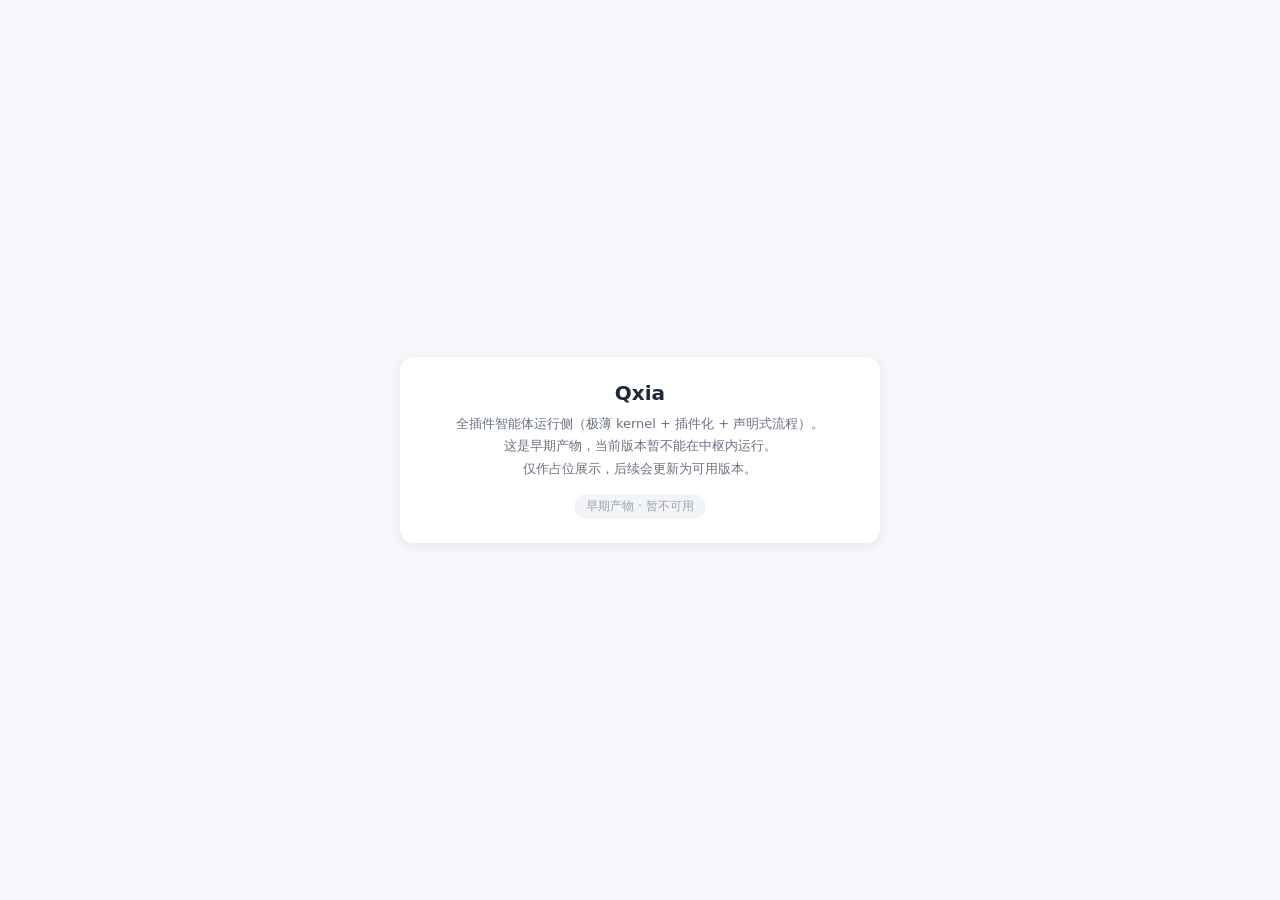
<file: apps/space/Qxia/ui/index.html>
<!DOCTYPE html>
<html lang="zh-CN">
<head>
<meta charset="UTF-8">
<meta name="viewport" content="width=device-width, initial-scale=1.0">
<title>Qxia</title>
<style>
  * { margin: 0; padding: 0; box-sizing: border-box; }
  body { font-family: system-ui, "Microsoft YaHei", sans-serif; background: #f5f7fb; color: #1f2937;
         display: flex; align-items: center; justify-content: center; min-height: 100vh; }
  .card { max-width: 480px; width: 90%; background: #fff; border-radius: 14px;
          padding: 24px 26px; box-shadow: 0 2px 12px rgba(15,23,42,.08); text-align: center; }
  h1 { font-size: 20px; margin-bottom: 8px; }
  .desc { color: #6b7280; font-size: 13px; line-height: 1.7; }
  .badge { display: inline-block; margin-top: 14px; padding: 4px 12px; border-radius: 20px;
           background: #f3f4f6; color: #9aa4b2; font-size: 12px; }
</style>
</head>
<body>
  <div class="card">
    <h1>Qxia</h1>
    <div class="desc">
      全插件智能体运行侧（极薄 kernel + 插件化 + 声明式流程）。<br>
      这是早期产物，当前版本暂不能在中枢内运行。<br>
      仅作占位展示，后续会更新为可用版本。
    </div>
    <div class="badge">早期产物 · 暂不可用</div>
  </div>
</body>
</html>
</file>
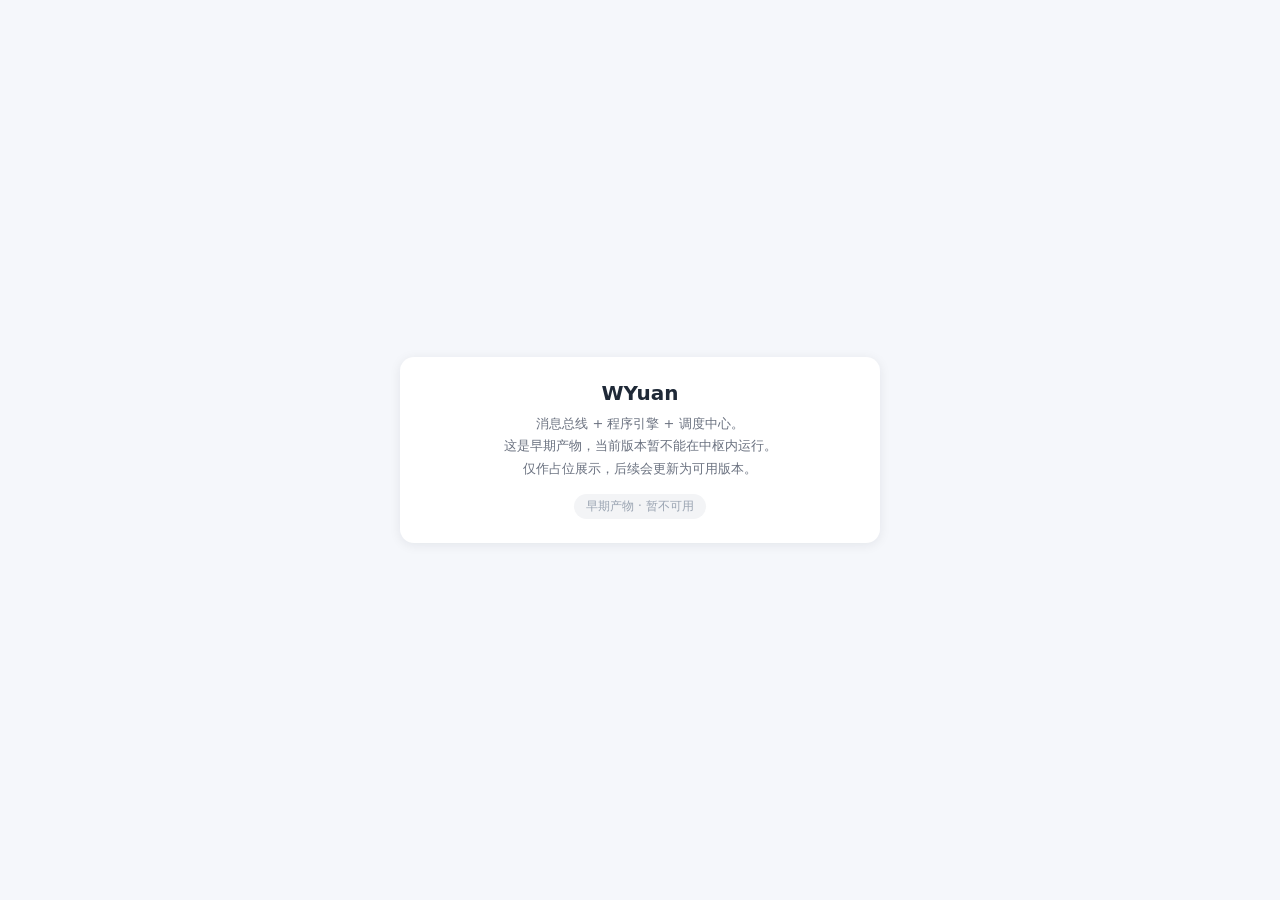
<file: apps/space/wyuan/ui/index.html>
<!DOCTYPE html>
<html lang="zh-CN">
<head>
<meta charset="UTF-8">
<meta name="viewport" content="width=device-width, initial-scale=1.0">
<title>WYuan</title>
<style>
  * { margin: 0; padding: 0; box-sizing: border-box; }
  body { font-family: system-ui, "Microsoft YaHei", sans-serif; background: #f5f7fb; color: #1f2937;
         display: flex; align-items: center; justify-content: center; min-height: 100vh; }
  .card { max-width: 480px; width: 90%; background: #fff; border-radius: 14px;
          padding: 24px 26px; box-shadow: 0 2px 12px rgba(15,23,42,.08); text-align: center; }
  h1 { font-size: 20px; margin-bottom: 8px; }
  .desc { color: #6b7280; font-size: 13px; line-height: 1.7; }
  .badge { display: inline-block; margin-top: 14px; padding: 4px 12px; border-radius: 20px;
           background: #f3f4f6; color: #9aa4b2; font-size: 12px; }
</style>
</head>
<body>
  <div class="card">
    <h1>WYuan</h1>
    <div class="desc">
      消息总线 + 程序引擎 + 调度中心。<br>
      这是早期产物，当前版本暂不能在中枢内运行。<br>
      仅作占位展示，后续会更新为可用版本。
    </div>
    <div class="badge">早期产物 · 暂不可用</div>
  </div>
</body>
</html>
</file>
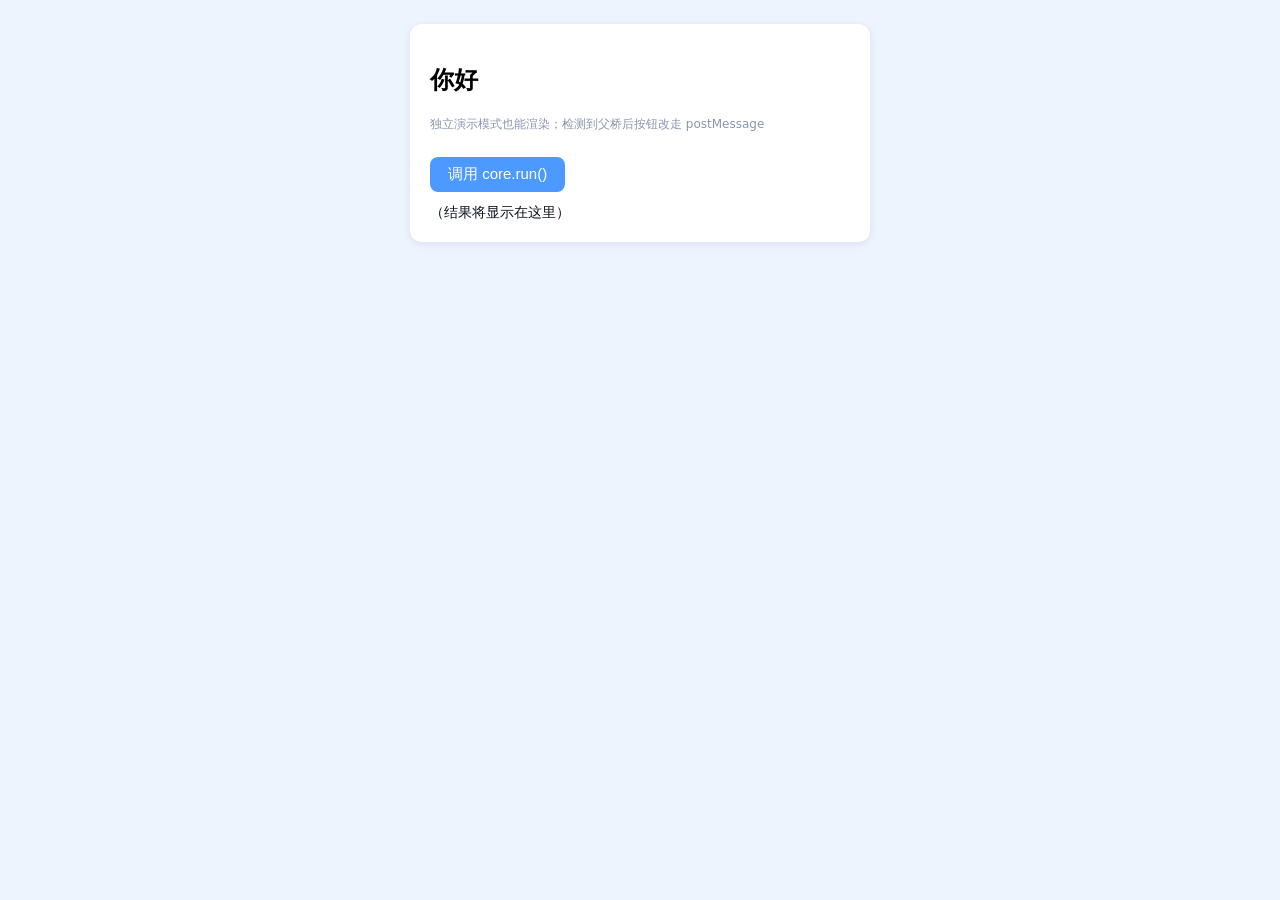
<file: apps/work/demo_hello/ui/index.html>
<!DOCTYPE html>
<html lang="zh-CN">
<head>
<meta charset="UTF-8">
<title>你好 - demo.hello</title>
<style>
  /* 主题令牌（独立模式兜底；嵌入模式由总台注入 shared/css 覆盖）*/
  :root { color-scheme: light; --app-bg:#eef4fd; --app-bg2:#f2f4f8; --app-fg:#0b1120; --app-card:#ffffff; --app-glass:rgba(255,255,255,.82); --app-muted:#8a95ad; --app-border:rgba(0,0,0,.06); --app-input:#fbfcfe; }
  html[data-theme="dark"] { color-scheme: dark; --app-bg:#0f1522; --app-bg2:#121a27; --app-fg:#e7edf8; --app-card:#18202f; --app-glass:rgba(24,32,47,.82); --app-muted:#8b97ad; --app-border:rgba(255,255,255,.10); --app-input:#1d2637; }
  @media (prefers-color-scheme: dark) { html[data-theme="system"] { color-scheme: dark; --app-bg:#0f1522; --app-bg2:#121a27; --app-fg:#e7edf8; --app-card:#18202f; --app-glass:rgba(24,32,47,.82); --app-muted:#8b97ad; --app-border:rgba(255,255,255,.10); --app-input:#1d2637; } }

  body { font-family: system-ui, sans-serif; margin: 0; padding: 24px; background: var(--app-bg, #f5f7fb); }
  .card { max-width: 420px; margin: 0 auto; background: var(--app-card, #fff); border-radius: 12px; padding: 20px; box-shadow: 0 2px 8px rgba(0,0,0,.08); }
  button { margin-top: 12px; padding: 8px 18px; border: 0; border-radius: 8px; background: #4c9aff; color: #fff; font-size: 15px; cursor: pointer; }
  #result { margin-top: 12px; font-size: 14px; color: var(--app-fg, #333); white-space: pre-wrap; }
  .tag { font-size: 12px; color: var(--app-muted, #999); }
</style>
</head>
<body>
  <div class="card">
    <h2>你好</h2>
    <p class="tag">独立演示模式也能渲染；检测到父桥后按钮改走 postMessage</p>
    <button id="btn">调用 core.run()</button>
    <div id="result">（结果将显示在这里）</div>
  </div>

  <script>
    // 主题联动（接入规范第八节 6）：总台下传 data-theme；独立模式默认跟随系统
    (function () {
      function applyFrameTheme(t) { if (t) document.documentElement.dataset.theme = t; }
      if (!document.documentElement.dataset.theme) document.documentElement.dataset.theme = "system";
      window.addEventListener("message", (e) => {
        const m = e.data;
        if (m && (m.type === "ichen:theme" || m.type === "ichen:css") && m.theme) applyFrameTheme(m.theme);
      });
    })();

    // 嵌入模式：接收父框架注入的 shared 样式与桥握手（接入规范 五.2 / ich:bridge）
    window.addEventListener("message", (e) => {
      const m = e.data;
      if (m && m.type === "ichen:css" && m.css) {
        const s = document.createElement("style");
        s.textContent = m.css;
        document.head.appendChild(s);
      }
    });

    // 固定桥检测写法（见接入规范 七.3）；父挂载后会补发 ich:bridge 握手
    let bridged = window.parent !== window && window.parent.__ICHEN_BRIDGE__ === true;
    window.addEventListener("message", (e) => {
      const m = e.data;
      if (m && m.type === "ichen:bridge") bridged = true;
    });
    const demo = { ok: true, message: "独立模式演示数据：core 未接入，仅界面展示" };
    const resultEl = document.getElementById("result");
    const btn = document.getElementById("btn");

    function show(r) {
      resultEl.textContent = (r.ok === false ? "出错：" : "") + JSON.stringify(r, null, 2);
    }

    btn.addEventListener("click", () => {
      if (bridged) {
        // 嵌入模式：请求父前端执行 core.run({action:"hello"})
        window.parent.postMessage({ app: "demo.hello", action: "hello", payload: {} }, "*");
      } else {
        show(demo); // 独立模式：演示数据
      }
    });

    // 接收父前端回执
    window.addEventListener("message", (e) => {
      const m = e.data;
      if (m && m.app === "demo.hello") show(m);
    });
  </script>
</body>
</html>
</file>
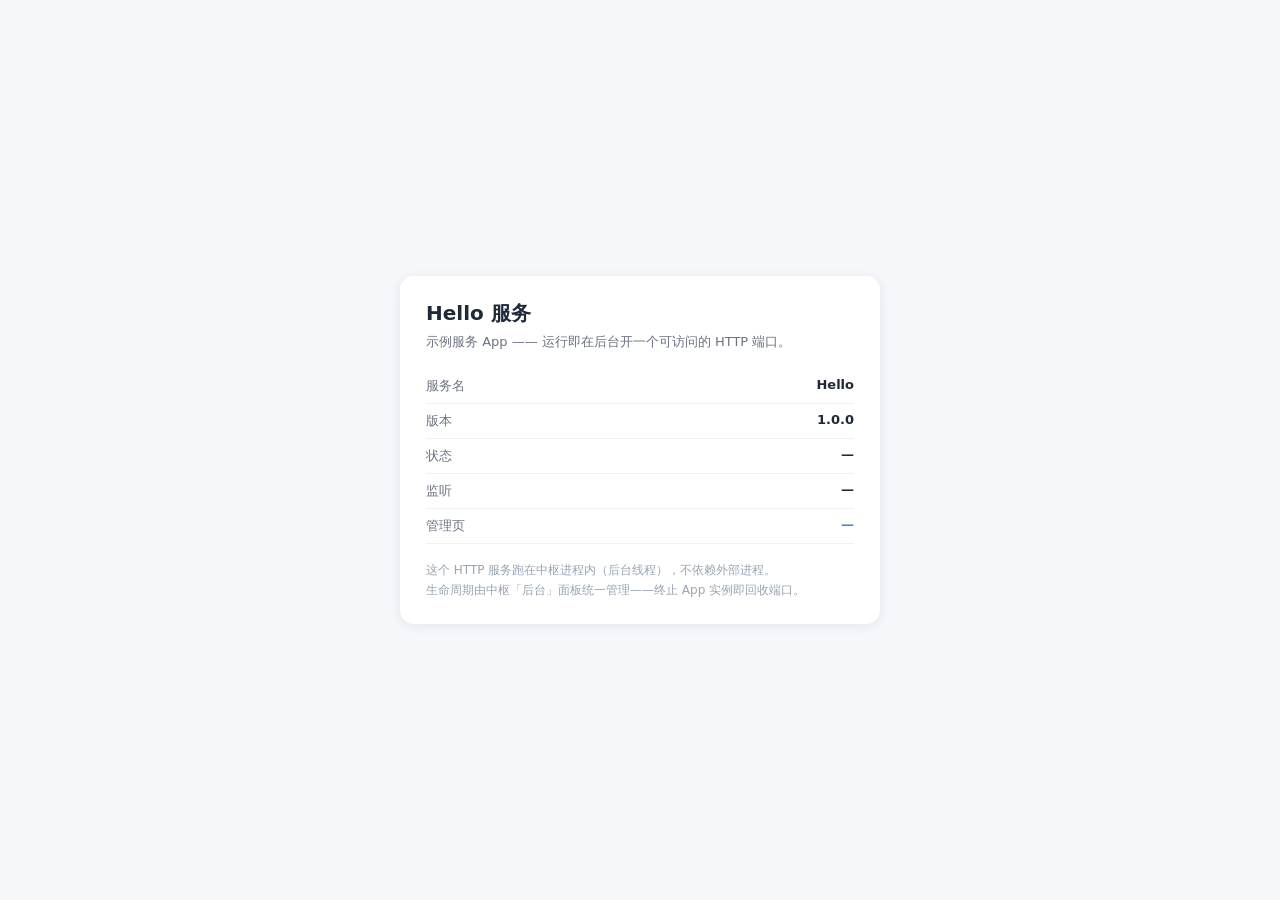
<file: apps/work/hello/ui/index.html>
<!DOCTYPE html>
<html lang="zh-CN">
<head>
<meta charset="UTF-8">
<meta name="viewport" content="width=device-width, initial-scale=1.0">
<title>Hello</title>
<style>
  * { margin: 0; padding: 0; box-sizing: border-box; }
  body { font-family: system-ui, "Microsoft YaHei", sans-serif; background: #f5f7fb; color: #1f2937;
         display: flex; align-items: center; justify-content: center; min-height: 100vh; }
  .card { max-width: 480px; width: 90%; background: #fff; border-radius: 14px;
          padding: 24px 26px; box-shadow: 0 2px 12px rgba(15,23,42,.08); }
  h1 { font-size: 20px; margin-bottom: 6px; }
  .desc { color: #6b7280; font-size: 13px; margin-bottom: 18px; }
  .row { display: flex; justify-content: space-between; padding: 8px 0;
         border-bottom: 1px solid #eef1f6; font-size: 13px; }
  .row:last-of-type { border-bottom: 0; }
  .k { color: #6b7280; }
  .v { font-weight: 600; }
  .v.on { color: #10b981; }
  .v.off { color: #9aa4b2; }
  a { color: #3b82f6; text-decoration: none; }
  a:hover { text-decoration: underline; }
  .hint { margin-top: 16px; font-size: 12px; color: #9aa4b2; line-height: 1.7; }
</style>
</head>
<body>
  <div class="card">
    <h1>Hello 服务</h1>
    <div class="desc">示例服务 App —— 运行即在后台开一个可访问的 HTTP 端口。</div>

    <div class="row"><span class="k">服务名</span><span class="v">Hello</span></div>
    <div class="row"><span class="k">版本</span><span class="v">1.0.0</span></div>
    <div class="row"><span class="k">状态</span><span class="v" id="status">—</span></div>
    <div class="row"><span class="k">监听</span><span class="v" id="addr">—</span></div>
    <div class="row"><span class="k">管理页</span><span class="v"><a id="link" href="#" target="_blank">—</a></span></div>

    <div class="hint">
      这个 HTTP 服务跑在中枢进程内（后台线程），不依赖外部进程。<br>
      生命周期由中枢「后台」面板统一管理——终止 App 实例即回收端口。
    </div>
  </div>

<script>
(function () {
    // 通过桥协议调 core.run() 查询服务状态
    function queryStatus() {
        // App 桥：postMessage 到父窗口，由框架转发到 Python
        if (window.parent && window.parent !== window) {
            window.parent.postMessage({ app: 'hello.service', action: 'run', payload: {} }, '*');
        }
    }

    window.addEventListener('message', function (e) {
        var d = e.data;
        if (!d || d.app !== 'hello.service') return;
        if (!d.ok) {
            document.getElementById('status').textContent = '异常';
            document.getElementById('status').className = 'v off';
            return;
        }
        var s = d;
        var el = document.getElementById('status');
        if (s.running) {
            el.textContent = '运行中';
            el.className = 'v on';
        } else {
            el.textContent = '未运行';
            el.className = 'v off';
        }
        if (s.url) {
            document.getElementById('addr').textContent = s.host + ':' + s.port;
            var a = document.getElementById('link');
            a.textContent = s.url;
            a.href = s.url;
        }
    });

    // 页面加载后立即查询一次
    queryStatus();
    // 每 5 秒轮询一次
    setInterval(queryStatus, 5000);
})();
</script>
</body>
</html>
</file>
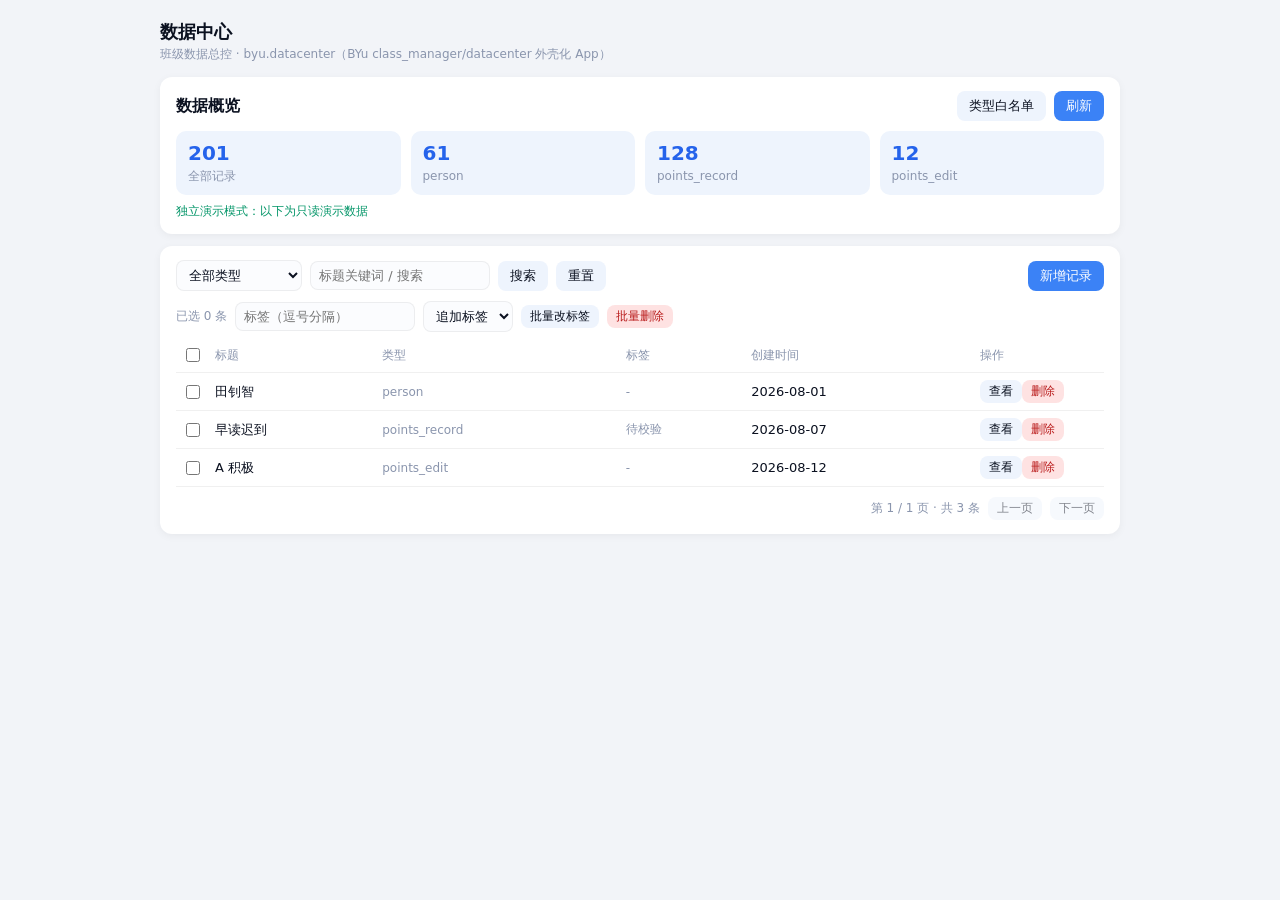
<file: apps/work/班级管理/数据中心/ui/index.html>
<!DOCTYPE html>
<html lang="zh-CN">
<head>
<meta charset="UTF-8">
<meta name="viewport" content="width=device-width, initial-scale=1.0">
<title>数据中心 - byu.datacenter</title>
<style>
  /* 主题令牌（独立模式兜底；嵌入模式由总台注入 shared/css 覆盖）*/
  :root { --app-bg:#eef4fd; --app-bg2:#f2f4f8; --app-fg:#0b1120; --app-card:#ffffff; --app-muted:#8a95ad; --app-border:rgba(0,0,0,.06); --app-input:#fbfcfe; }
  html[data-theme="dark"] { color-scheme: dark; --app-bg:#16202f; --app-bg2:#121a27; --app-fg:#e7edf8; --app-card:#18202f; --app-muted:#8b97ad; --app-border:rgba(255,255,255,.10); --app-input:#1d2637; }
  @media (prefers-color-scheme: dark) { html[data-theme="system"] { color-scheme: dark; --app-bg:#16202f; --app-bg2:#121a27; --app-fg:#e7edf8; --app-card:#18202f; --app-muted:#8b97ad; --app-border:rgba(255,255,255,.10); --app-input:#1d2637; } }

  * { box-sizing: border-box; }
  body { margin: 0; height: 100vh; overflow: hidden; display: flex; flex-direction: column; font-family: system-ui, -apple-system, "Segoe UI", "Microsoft YaHei", sans-serif; background: var(--app-bg2, #f2f4f8); color: var(--app-fg, #0b1120); }
  .wrap { max-width: 1000px; margin: 0 auto; width: 100%; flex: 1; min-height: 0; overflow-y: auto; padding: 20px; }
  h1 { font-size: 18px; margin: 0 0 2px; }
  .sub { font-size: 12px; color: var(--app-muted, #8a95ad); margin: 0 0 14px; }
  .card { background: var(--app-card, #fff); border-radius: 12px; padding: 14px 16px; box-shadow: 0 2px 8px rgba(0,0,0,.05); margin-bottom: 12px; }
  .stats { display: flex; gap: 10px; flex-wrap: wrap; }
  .stat { flex: 1; min-width: 104px; background: var(--app-bg, #eef4fd); border-radius: 10px; padding: 10px 12px; }
  .stat b { display: block; font-size: 20px; color: #2563eb; }
  .stat span { font-size: 12px; color: var(--app-muted, #4b556b); }
  .bar { display: flex; align-items: center; justify-content: space-between; margin-bottom: 10px; gap: 8px; flex-wrap: wrap; }
  .row { display: flex; gap: 8px; flex-wrap: wrap; align-items: center; }
  table { width: 100%; border-collapse: collapse; font-size: 13px; }
  th, td { text-align: left; padding: 7px 6px; border-bottom: 1px solid var(--app-border, #eef1f6); vertical-align: middle; }
  th { color: var(--app-muted, #8a95ad); font-weight: 500; font-size: 12px; white-space: nowrap; }
  tr:hover td { background: var(--app-input, #f8fafd); }
  button { border: 0; border-radius: 8px; padding: 6px 12px; font-size: 13px; cursor: pointer; background: var(--app-bg, #e8edf5); color: var(--app-fg, #1f2a44); }
  button.primary { background: #3b82f6; color: #fff; }
  button.danger { background: #fee2e2; color: #b91c1c; }
  button.small { padding: 3px 9px; font-size: 12px; }
  button:disabled { opacity: .5; cursor: not-allowed; }
  input, select, textarea { padding: 6px 8px; border: 1px solid var(--app-border, #dfe5ee); border-radius: 8px; font-size: 13px; background: var(--app-input, #fbfcfe); color: inherit; font-family: inherit; }
  input[type="checkbox"] { width: 14px; height: 14px; }
  .tags { font-size: 12px; color: var(--app-muted, #8a95ad); }
  .msg { font-size: 12px; margin-top: 8px; min-height: 16px; white-space: pre-wrap; }
  .msg.ok { color: #059669; } .msg.err { color: #dc2626; }
  .empty { color: var(--app-muted, #8a95ad); text-align: center; padding: 22px 0; font-size: 13px; }
  .tag { font-size: 12px; color: var(--app-muted, #8a95ad); }
  .form { display: grid; grid-template-columns: repeat(auto-fit, minmax(140px, 1fr)); gap: 8px; }
  .form textarea { grid-column: 1 / -1; min-height: 56px; resize: vertical; }
  .hidden { display: none !important; }
  .pager { display: flex; gap: 8px; align-items: center; justify-content: flex-end; margin-top: 10px; font-size: 12px; color: var(--app-muted, #8a95ad); }
  /* 详情/编辑抽屉 */
  .drawer { position: fixed; top: 0; right: 0; width: min(520px, 92vw); height: 100vh; background: var(--app-card, #fff); box-shadow: -8px 0 24px rgba(0,0,0,.14); padding: 16px; overflow-y: auto; }
  .drawer h2 { font-size: 15px; margin: 0 0 10px; }
  .kv { font-size: 12px; color: var(--app-muted, #8a95ad); word-break: break-all; margin-bottom: 8px; }
  label.f { display: block; font-size: 12px; color: var(--app-muted, #8a95ad); margin: 8px 0 3px; }
  label.f input, label.f textarea { width: 100%; }
  pre { background: var(--app-input, #f8fafd); border-radius: 8px; padding: 8px 10px; font-size: 12px; overflow: auto; max-height: 220px; margin: 4px 0 0; }
</style>
</head>
<body>
  <div class="wrap">
    <h1>数据中心</h1>
    <p class="sub">班级数据总控 · byu.datacenter（BYu class_manager/datacenter 外壳化 App）</p>

    <div class="card">
      <div class="bar">
        <strong>数据概览</strong>
        <div class="row">
          <button id="btn-types-toggle" type="button">类型白名单</button>
          <button id="btn-refresh" class="primary" type="button">刷新</button>
        </div>
      </div>
      <div class="stats" id="stats"></div>
      <div id="types-panel" class="hidden" style="margin-top:10px;">
        <div class="row">
          <input id="f-new-type" placeholder="新增类型名（如 song）" />
          <button id="btn-add-type" type="button">加入白名单</button>
        </div>
        <div id="types-list" class="tags" style="margin-top:8px;"></div>
      </div>
      <div id="msg" class="msg"></div>
    </div>

    <div class="card">
      <div class="bar">
        <div class="row">
          <select id="f-type"><option value="">全部类型</option></select>
          <input id="f-keyword" placeholder="标题关键词 / 搜索" style="width:180px;" />
          <button id="btn-search" type="button">搜索</button>
          <button id="btn-clear-search" type="button">重置</button>
        </div>
        <div class="row">
          <button id="btn-add-toggle" class="primary" type="button">新增记录</button>
        </div>
      </div>

      <div id="add-panel" class="card hidden" style="background: var(--app-input, #fbfcfe);">
        <div class="form">
          <input id="f-add-type" placeholder="type（如 person）" />
          <input id="f-add-title" placeholder="title（必填）" />
          <input id="f-add-tags" placeholder="tags（逗号分隔，可空）" />
          <textarea id="f-add-content" placeholder="content（可空）"></textarea>
          <textarea id="f-add-extra" placeholder='extra（JSON，可空，如 {"name":"张三","pinyin":"ZS"}'></textarea>
        </div>
        <div class="bar" style="margin:8px 0 0;">
          <span class="tag">类型不在白名单时会自动加入</span>
          <button id="btn-create" class="primary" type="button">创建</button>
        </div>
      </div>

      <div class="row" id="batch-bar" style="margin-bottom:6px;">
        <span class="tag" id="sel-info">已选 0 条</span>
        <input id="f-batch-tags" placeholder="标签（逗号分隔）" style="width:180px;" />
        <select id="f-batch-mode">
          <option value="append">追加标签</option>
          <option value="overwrite">覆盖标签</option>
          <option value="remove">移除标签</option>
        </select>
        <button id="btn-batch-tags" class="small" type="button">批量改标签</button>
        <button id="btn-batch-del" class="small danger" type="button">批量删除</button>
      </div>

      <table>
        <thead>
          <tr>
            <th style="width:28px;"><input type="checkbox" id="chk-all" /></th>
            <th>标题</th><th>类型</th><th>标签</th><th>创建时间</th><th style="width:130px;">操作</th>
          </tr>
        </thead>
        <tbody id="tbody"></tbody>
      </table>
      <div id="empty" class="empty">暂无数据</div>
      <div class="pager">
        <span id="page-info">-</span>
        <button id="btn-prev" class="small" type="button">上一页</button>
        <button id="btn-next" class="small" type="button">下一页</button>
      </div>
    </div>
  </div>

  <!-- 详情 / 编辑抽屉 -->
  <div id="drawer" class="drawer hidden">
    <div class="bar">
      <h2 id="d-title">记录详情</h2>
      <button id="btn-d-close" class="small" type="button">关闭</button>
    </div>
    <div class="kv" id="d-id"></div>
    <label class="f">title<input id="d-f-title" /></label>
    <label class="f">content<textarea id="d-f-content"></textarea></label>
    <label class="f">tags（逗号分隔）<input id="d-f-tags" /></label>
    <label class="f">extra（JSON）<textarea id="d-f-extra" style="min-height:120px;"></textarea></label>
    <div class="row" style="margin-top:10px;">
      <button id="btn-d-save" class="primary" type="button">保存修改</button>
      <button id="btn-d-del" class="danger" type="button">删除这条</button>
    </div>
    <div class="msg" id="d-msg"></div>
    <div class="kv" id="d-meta"></div>
  </div>

<script>
  /* 主题联动（接入规范第八节 6）：总台下传 data-theme；独立模式默认跟随系统 */
  (function () {
    function applyFrameTheme(t) { if (t) document.documentElement.dataset.theme = t; }
    if (!document.documentElement.dataset.theme) document.documentElement.dataset.theme = "system";
    window.addEventListener("message", (e) => {
      const m = e.data;
      if (m && (m.type === "ichen:theme" || m.type === "ichen:css") && m.theme) applyFrameTheme(m.theme);
    });
  })();

(function () {
  const APP = "byu.datacenter";
  const $ = (id) => document.getElementById(id);
  const PAGE_SIZE = 20;

  // 嵌入模式：接收父框架注入的 shared 样式（接入规范五.2）
  window.addEventListener("message", (e) => {
    const m = e.data;
    if (m && m.type === "ichen:css" && m.css) {
      const s = document.createElement("style");
      s.textContent = m.css;
      document.head.appendChild(s);
    }
  });

  // 桥握手：父挂载后补发 ich:bridge → 进入嵌入模式并刷新
  let bridged = window.parent !== window && window.parent.__ICHEN_BRIDGE__ === true;
  window.addEventListener("message", (e) => {
    const m = e.data;
    if (m && m.type === "ichen:bridge" && !bridged) { bridged = true; refresh(); }
  });

  /* ---------- 独立模式演示数据（脱离前端也能看） ---------- */
  const DEMO = {
    stats: { person: 61, points_record: 128, points_edit: 12, total: 201, allowed_count: 3 },
    types: ["person", "points_record", "points_edit"],
    items: [
      { entity_id: "demo-1", type: "person", title: "田钊智", tags: [], created_at: "2026-08-01" },
      { entity_id: "demo-2", type: "points_record", title: "早读迟到", tags: ["待校验"], created_at: "2026-08-07" },
      { entity_id: "demo-3", type: "points_edit", title: "A 积极", tags: [], created_at: "2026-08-12" },
    ],
  };

  const state = { page: 1, total: 0, items: [], selected: new Set(), current: null };

  function say(text, ok) {
    const el = $("msg");
    el.textContent = text || "";
    el.className = "msg " + (ok === false ? "err" : "ok");
  }
  function esc(t) { return (t === null || t === undefined) ? "" : String(t); }
  function fmtTime(t) {
    if (!t) return "-";
    const s = String(t);
    return s.length > 16 ? s.slice(0, 16).replace("T", " ") : s;
  }

  /* ---------- 渲染 ---------- */
  function renderStats(stats) {
    const box = $("stats");
    box.innerHTML = "";
    const entries = Object.keys(stats || {}).filter((k) => k !== "allowed_count" && k !== "total");
    const cards = [["total", "全部记录"]].concat(entries.map((k) => [k, k]));
    cards.forEach(([key, label]) => {
      const d = document.createElement("div"); d.className = "stat";
      const b = document.createElement("b"); b.textContent = esc(stats[key] || 0);
      const s = document.createElement("span"); s.textContent = label;
      d.appendChild(b); d.appendChild(s); box.appendChild(d);
    });
  }

  function renderTypeOptions(types) {
    const sel = $("f-type");
    const keep = sel.value;
    sel.innerHTML = '<option value="">全部类型</option>';
    (types || []).forEach((t) => {
      const o = document.createElement("option"); o.value = t; o.textContent = t; sel.appendChild(o);
    });
    sel.value = keep;
    const list = $("types-list");
    list.textContent = (types || []).length ? "白名单：" + types.join(" / ") : "（白名单为空）";
  }

  function renderTable(data) {
    const items = (data && data.items) || [];
    state.items = items;
    state.total = (data && data.total) || 0;
    state.selected.clear();
    const tbody = $("tbody");
    tbody.innerHTML = "";
    $("empty").style.display = items.length ? "none" : "";

    items.forEach((it) => {
      const tr = document.createElement("tr");
      const tdChk = document.createElement("td");
      const chk = document.createElement("input"); chk.type = "checkbox"; chk.dataset.id = it.entity_id || "";
      chk.onchange = () => {
        if (chk.checked) state.selected.add(chk.dataset.id); else state.selected.delete(chk.dataset.id);
        updateSelInfo();
      };
      tdChk.appendChild(chk); tr.appendChild(tdChk);

      const cells = [it.title, it.type, (it.tags || []).join(", "), fmtTime(it.created_at)];
      cells.forEach((c, i) => {
        const td = document.createElement("td");
        td.textContent = esc(c) || "-";
        if (i === 1) td.className = "tag";
        if (i === 2) td.className = "tags";
        tr.appendChild(td);
      });

      const tdOps = document.createElement("td");
      const bView = document.createElement("button"); bView.className = "small"; bView.textContent = "查看";
      bView.onclick = () => openDetail(it.entity_id);
      const bDel = document.createElement("button"); bDel.className = "small danger"; bDel.textContent = "删除";
      bDel.onclick = () => {
        if (!confirm("删除这条记录？（硬删除，不可恢复）")) return;
        call("delete", { entity_id: it.entity_id });
      };
      tdOps.appendChild(bView); tdOps.appendChild(bDel); tr.appendChild(tdOps);
      tbody.appendChild(tr);
    });

    $("chk-all").checked = false;
    updateSelInfo();
    const pages = Math.max(1, Math.ceil(state.total / PAGE_SIZE));
    $("page-info").textContent = `第 ${state.page} / ${pages} 页 · 共 ${state.total} 条`;
    $("btn-prev").disabled = state.page <= 1;
    $("btn-next").disabled = state.page >= pages;
  }

  function updateSelInfo() {
    $("sel-info").textContent = `已选 ${state.selected.size} 条`;
  }

  /* ---------- 详情抽屉 ---------- */
  function openDetail(entityId) {
    if (!bridged) { say("独立演示模式：详情只读，接入前端后可用", false); return; }
    call("view", { entity_id: entityId });
  }
  function fillDetail(e) {
    state.current = e;
    $("drawer").classList.remove("hidden");
    $("d-title").textContent = esc(e.title) || "记录详情";
    $("d-id").textContent = `entity_id: ${esc(e.entity_id)}　type: ${esc(e.type)}`;
    $("d-f-title").value = esc(e.title);
    $("d-f-content").value = esc(e.content);
    $("d-f-tags").value = (e.tags || []).join(", ");
    $("d-f-extra").value = JSON.stringify(e.extra || {}, null, 2);
    $("d-msg").textContent = "";
    $("d-meta").textContent = `created_at: ${esc(e.created_at)}　updated_at: ${esc(e.updated_at)}`;
  }

  /* ---------- 调用（嵌入→postMessage；独立→演示） ---------- */
  function call(action, payload) {
    if (!bridged) { say("独立演示模式：只读演示数据，接入前端后即可真实读写", false); return; }
    window.parent.postMessage({ app: APP, action: action, payload: payload || {} }, "*");
  }

  function refresh() {
    if (!bridged) {
      renderStats(DEMO.stats); renderTypeOptions(DEMO.types);
      renderTable({ items: DEMO.items, total: DEMO.items.length });
      say("独立演示模式：以下为只读演示数据", true);
      return;
    }
    call("stats", {}); call("types", {}); call("list", { page: state.page, page_size: PAGE_SIZE });
  }

  window.addEventListener("message", (e) => {
    const m = e.data;
    if (!m || m.app !== APP) return;
    if (m.ok === false) { say(m.error || m.message || "操作失败", false); return; }

    switch (m.action) {
      case "stats": renderStats(m.data || {}); break;
      case "types": renderTypeOptions((m.data || {}).allowed || []); break;
      case "list": renderTable(m.data || {}); say(m.message || "已刷新", true); break;
      case "search": renderTable({ items: (m.data || {}).items || [], total: (m.data || {}).total || 0 }); say(m.message || "搜索完成", true); break;
      case "view": fillDetail(m.data || {}); break;
      default:
        say(m.message || "完成", m.ok !== false);
        call("stats", {}); call("list", { page: state.page, page_size: PAGE_SIZE });
        if (state.current) call("view", { entity_id: state.current.entity_id });
    }
  });

  /* ---------- 事件 ---------- */
  $("btn-refresh").addEventListener("click", refresh);
  $("btn-prev").addEventListener("click", () => { if (state.page > 1) { state.page--; call("list", { page: state.page, page_size: PAGE_SIZE }); } });
  $("btn-next").addEventListener("click", () => { state.page++; call("list", { page: state.page, page_size: PAGE_SIZE }); });

  $("btn-search").addEventListener("click", () => {
    const type = $("f-type").value, kw = $("f-keyword").value.trim();
    if (!type && !kw) { refresh(); return; }
    call("search", { type: type, keyword: kw || undefined, limit: 200 });
  });
  $("btn-clear-search").addEventListener("click", () => {
    $("f-keyword").value = ""; $("f-type").value = ""; state.page = 1; refresh();
  });
  $("f-type").addEventListener("change", () => { state.page = 1; call("list", { page: 1, page_size: PAGE_SIZE, type: $("f-type").value }); });

  $("btn-add-toggle").addEventListener("click", () => $("add-panel").classList.toggle("hidden"));
  $("btn-types-toggle").addEventListener("click", () => $("types-panel").classList.toggle("hidden"));
  $("btn-add-type").addEventListener("click", () => {
    const t = $("f-new-type").value.trim();
    if (!t) { say("请填类型名", false); return; }
    call("add_type", { type_name: t });
    $("f-new-type").value = "";
  });

  $("btn-create").addEventListener("click", () => {
    const type = $("f-add-type").value.trim(), title = $("f-add-title").value.trim();
    if (!type || !title) { say("type 与 title 必填", false); return; }
    call("create", {
      type: type, title: title,
      content: $("f-add-content").value,
      tags: $("f-add-tags").value,
      extra: $("f-add-extra").value.trim(),
    });
  });

  $("chk-all").addEventListener("change", (e) => {
    const on = e.target.checked;
    state.selected.clear();
    document.querySelectorAll("#tbody input[type=checkbox]").forEach((c) => {
      c.checked = on;
      if (on) state.selected.add(c.dataset.id);
    });
    updateSelInfo();
  });

  $("btn-batch-del").addEventListener("click", () => {
    if (!state.selected.size) { say("先勾选记录", false); return; }
    if (!confirm(`批量删除 ${state.selected.size} 条？（硬删除，不可恢复）`)) return;
    call("batch_delete", { entity_ids: Array.from(state.selected) });
  });
  $("btn-batch-tags").addEventListener("click", () => {
    if (!state.selected.size) { say("先勾选记录", false); return; }
    const tags = $("f-batch-tags").value.trim();
    if (!tags) { say("请填标签（逗号分隔）", false); return; }
    call("batch_tags", { entity_ids: Array.from(state.selected), tags: tags, mode: $("f-batch-mode").value });
  });

  $("btn-d-close").addEventListener("click", () => { $("drawer").classList.add("hidden"); state.current = null; });
  $("btn-d-save").addEventListener("click", () => {
    if (!state.current) return;
    const extraText = $("d-f-extra").value.trim();
    let extra = {};
    try { extra = extraText ? JSON.parse(extraText) : {}; }
    catch (err) { $("d-msg").className = "msg err"; $("d-msg").textContent = "extra 不是合法 JSON：" + err.message; return; }
    call("update", {
      entity_id: state.current.entity_id,
      title: $("d-f-title").value,
      content: $("d-f-content").value,
      tags: $("d-f-tags").value,
      extra: extra,
    });
  });
  $("btn-d-del").addEventListener("click", () => {
    if (!state.current) return;
    if (!confirm("删除这条记录？（硬删除，不可恢复）")) return;
    call("delete", { entity_id: state.current.entity_id });
    $("drawer").classList.add("hidden"); state.current = null;
  });

  refresh();
})();
</script>
</body>
</html>
</file>
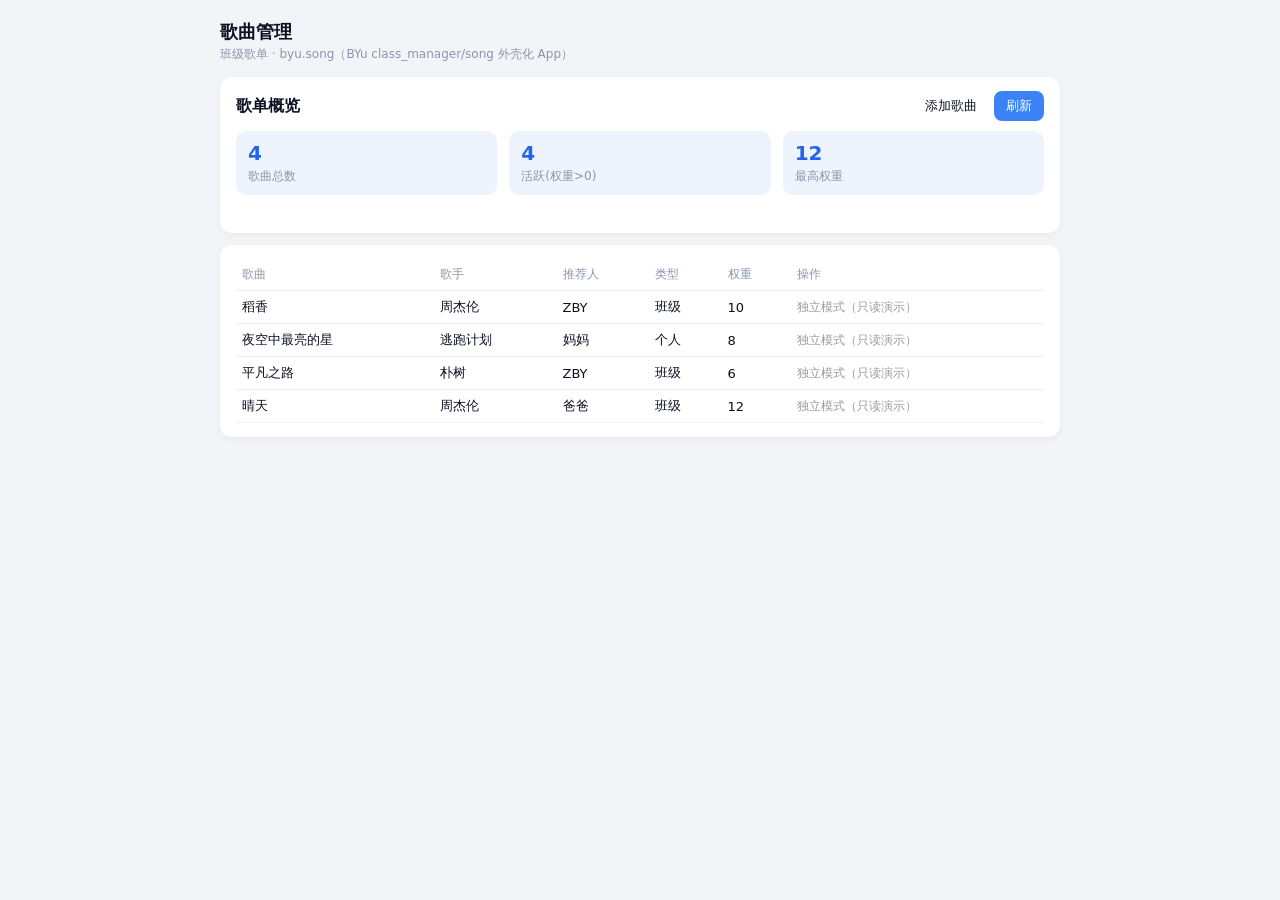
<file: apps/work/班级管理/歌曲管理/ui/index.html>
<!DOCTYPE html>
<html lang="zh-CN">
<head>
<meta charset="UTF-8">
<meta name="viewport" content="width=device-width, initial-scale=1.0">
<title>歌曲管理 - byu.song</title>
<style>
  /* 主题令牌（独立模式兜底；嵌入模式由总台注入 shared/css 覆盖）*/
  :root { color-scheme: light; --app-bg:#eef4fd; --app-bg2:#f2f4f8; --app-fg:#0b1120; --app-card:#ffffff; --app-glass:rgba(255,255,255,.82); --app-muted:#8a95ad; --app-border:rgba(0,0,0,.06); --app-input:#fbfcfe; }
  html[data-theme="dark"] { color-scheme: dark; --app-bg:#0f1522; --app-bg2:#121a27; --app-fg:#e7edf8; --app-card:#18202f; --app-glass:rgba(24,32,47,.82); --app-muted:#8b97ad; --app-border:rgba(255,255,255,.10); --app-input:#1d2637; }
  @media (prefers-color-scheme: dark) { html[data-theme="system"] { color-scheme: dark; --app-bg:#0f1522; --app-bg2:#121a27; --app-fg:#e7edf8; --app-card:#18202f; --app-glass:rgba(24,32,47,.82); --app-muted:#8b97ad; --app-border:rgba(255,255,255,.10); --app-input:#1d2637; } }

  :root { color-scheme: light; }
  * { box-sizing: border-box; }
  body { margin: 0; height: 100vh; overflow: hidden; display: flex; flex-direction: column; font-family: system-ui, -apple-system, "Segoe UI", "Microsoft YaHei", sans-serif; padding: 0; background: var(--app-bg2, #f2f4f8); color: var(--app-fg, #0b1120); }
  .wrap { max-width: 880px; margin: 0 auto; width: 100%; flex: 1; min-height: 0; overflow-y: auto; padding: 20px; }
  h1 { font-size: 18px; margin: 0 0 2px; }
  .sub { font-size: 12px; color: var(--app-muted, #8a95ad); margin: 0 0 14px; }
  .card { background: var(--app-card, #fff); border-radius: 12px; padding: 14px 16px; box-shadow: 0 2px 8px rgba(0,0,0,.05); margin-bottom: 12px; }
  .stats { display: flex; gap: 12px; flex-wrap: wrap; }
  .stat { flex: 1; min-width: 110px; background: var(--app-bg, #eef4fd); border-radius: 10px; padding: 10px 12px; }
  .stat b { display: block; font-size: 20px; color: #2563eb; }
  .stat span { font-size: 12px; color: var(--app-muted, #4b556b); }
  table { width: 100%; border-collapse: collapse; font-size: 13px; }
  th, td { text-align: left; padding: 7px 6px; border-bottom: 1px solid #eef1f6; }
  th { color: var(--app-muted, #8a95ad); font-weight: 500; font-size: 12px; }
  tr:hover td { background: var(--app-input, #f8fafd); }
  .ops button { margin-right: 6px; }
  button { border: 0; border-radius: 8px; padding: 6px 12px; font-size: 13px; cursor: pointer; background: var(--app-card, #e8edf5); color: var(--app-fg, #1f2a44); }
  button.primary { background: #3b82f6; color: #fff; }
  button.danger { background: #fee2e2; color: #b91c1c; }
  button.small { padding: 2px 8px; font-size: 12px; }
  button:disabled { opacity: .5; cursor: not-allowed; }
  .bar { display: flex; align-items: center; justify-content: space-between; margin-bottom: 10px; gap: 8px; flex-wrap: wrap; }
  .form { display: grid; grid-template-columns: repeat(auto-fit, minmax(130px, 1fr)); gap: 8px; }
  input, select { width: 100%; padding: 6px 8px; border: 1px solid var(--app-border, #dfe5ee); border-radius: 8px; font-size: 13px; background: var(--app-input, #fbfcfe); }
  .msg { font-size: 12px; margin-top: 8px; min-height: 16px; white-space: pre-wrap; }
  .msg.ok { color: #059669; } .msg.err { color: #dc2626; }
  .empty { color: var(--app-muted, #8a95ad); text-align: center; padding: 22px 0; font-size: 13px; }
  .tag { font-size: 12px; color: #999; }
</style>
</head>
<body>
  <div class="wrap">
    <h1>歌曲管理</h1>
    <p class="sub">班级歌单 · byu.song（BYu class_manager/song 外壳化 App）</p>

    <div class="card">
      <div class="bar">
        <strong>歌单概览</strong>
        <div>
          <button id="btn-add-toggle" type="button">添加歌曲</button>
          <button id="btn-refresh" class="primary" type="button">刷新</button>
        </div>
      </div>
      <div id="add-panel" class="card" style="display:none; background: var(--app-input, #fbfcfe);">
        <div class="form">
          <input id="f-song" placeholder="歌名" />
          <input id="f-singer" placeholder="歌手" />
          <input id="f-recommender" placeholder="推荐人（如 ZBY / 姓名）" />
          <select id="f-type">
            <option value="班级">班级</option>
            <option value="个人">个人</option>
          </select>
          <input id="f-weight" type="number" value="5" min="0" />
        </div>
        <div class="bar" style="margin:8px 0 0;">
          <span class="tag">每次提交一首；可在同一推荐人下连续添加</span>
          <button id="btn-add" class="primary" type="button">加入歌单</button>
        </div>
      </div>
      <div class="stats">
        <div class="stat"><b id="st-total">-</b><span>歌曲总数</span></div>
        <div class="stat"><b id="st-active">-</b><span>活跃(权重&gt;0)</span></div>
        <div class="stat"><b id="st-max">-</b><span>最高权重</span></div>
      </div>
      <div id="msg" class="msg"></div>
    </div>

    <div class="card">
      <table>
        <thead><tr><th>歌曲</th><th>歌手</th><th>推荐人</th><th>类型</th><th>权重</th><th>操作</th></tr></thead>
        <tbody id="tbody"></tbody>
      </table>
      <div id="empty" class="empty">暂无歌曲</div>
    </div>
  </div>

<script>
    // 主题联动（接入规范第八节 6）：总台下传 data-theme；独立模式默认跟随系统
    (function () {
      function applyFrameTheme(t) { if (t) document.documentElement.dataset.theme = t; }
      if (!document.documentElement.dataset.theme) document.documentElement.dataset.theme = "system";
      window.addEventListener("message", (e) => {
        const m = e.data;
        if (m && (m.type === "ichen:theme" || m.type === "ichen:css") && m.theme) applyFrameTheme(m.theme);
      });
    })();

(function () {
  // 嵌入模式：接收父框架注入的 shared 样式（接入规范 五.2，约定消息 type=ichen:css）
  window.addEventListener("message", (e) => {
    const m = e.data;
    if (m && m.type === "ichen:css" && m.css) {
      const s = document.createElement("style");
      s.textContent = m.css;
      document.head.appendChild(s);
    }
  });

  // 桥握手：父挂载后补发 ich:bridge → 进入嵌入模式并刷新（file/srcdoc 跨源时读不到 __ICHEN_BRIDGE__）
  let bridged = window.parent !== window && window.parent.__ICHEN_BRIDGE__ === true;
  window.addEventListener("message", (e) => {
    const m = e.data;
    if (m && m.type === "ichen:bridge" && !bridged) {
      bridged = true;
      refresh();
    }
  });
  const APP = "byu.song";

  /* ---------- 独立模式演示数据（脱离前端也能看） ---------- */
  const DEMO = [
    { id: 1, name: "稻香", singer: "周杰伦", recommender: "ZBY", type: "班级", weight: 10 },
    { id: 2, name: "夜空中最亮的星", singer: "逃跑计划", recommender: "妈妈", type: "个人", weight: 8 },
    { id: 3, name: "平凡之路", singer: "朴树", recommender: "ZBY", type: "班级", weight: 6 },
    { id: 4, name: "晴天", singer: "周杰伦", recommender: "爸爸", type: "班级", weight: 12 },
  ];

  const $ = (id) => document.getElementById(id);
  const msg = $("msg");
  const tbody = $("tbody");

  function say(text, ok) {
    msg.textContent = text || "";
    msg.className = "msg " + (ok ? "ok" : "err");
  }
  function normSong(s) {
    // 兼容后端不同字段命名（name/singer/weight 主字段，推荐人/类型允许 _name 变体）
    return {
      id: s.id,
      name: s.name || s.song || "-",
      singer: s.singer || "-",
      recommender: s.tj_name || s.recommender || s.tj || "-",
      type: s.lx_name || s.type || s.lx || "-",
      weight: s.weight,
    };
  }
  function render(songs) {
    tbody.innerHTML = "";
    const list = songs || [];
    $("empty").style.display = list.length ? "none" : "";
    let total = 0, active = 0, maxW = 0;
    list.forEach((raw) => {
      const s = normSong(raw);
      total++; active += (Number(s.weight) > 0) ? 1 : 0; maxW = Math.max(maxW, Number(s.weight) || 0);
      const tr = document.createElement("tr");
      const tdW = (t) => { const d = document.createElement("td"); d.textContent = t; return d; };
      tr.appendChild(tdW(s.name)); tr.appendChild(tdW(s.singer));
      tr.appendChild(tdW(s.recommender)); tr.appendChild(tdW(s.type));
      const wd = tdW(String(s.weight)); tr.appendChild(wd);
      const od = document.createElement("td");
      od.className = "ops";
      if (bridged) {
        const bUp = document.createElement("button"); bUp.className = "small"; bUp.textContent = "权重+1";
        bUp.onclick = () => call("weight", { id: s.id, weight: (Number(s.weight) || 0) + 1 });
        const bDel = document.createElement("button"); bDel.className = "small danger"; bDel.textContent = "删除";
        bDel.onclick = () => call("delete", { name: s.name === "-" ? "" : s.name, singer: s.singer === "-" ? "" : s.singer });
        od.appendChild(bUp); od.appendChild(bDel);
      } else {
        const tag = document.createElement("span"); tag.className = "tag"; tag.textContent = "独立模式（只读演示）";
        od.appendChild(tag);
      }
      tr.appendChild(od);
      tbody.appendChild(tr);
    });
    $("st-total").textContent = total || "-";
    $("st-active").textContent = active || "-";
    $("st-max").textContent = maxW || "-";
  }

  /* ---------- 调用（嵌入→postMessage；独立→演示） ---------- */
  function call(action, payload) {
    if (!bridged) {
      say("独立演示模式：此处为只读数据，接入前端后即可真实增删改", false);
      return;
    }
    say("请求中…", true);
    window.parent.postMessage({ app: APP, action: action, payload: payload || {} }, "*");
  }
  function refresh() {
    if (bridged) { call("list", {}); return; }
    render(DEMO);
  }

  window.addEventListener("message", (e) => {
    const m = e.data;
    if (!m || m.app !== APP) return;
    if (m.ok === false) { say(m.error || m.message || "操作失败", false); return; }
    if (m.action === "list") {
      render(m.data || []);
      say(m.message || "已刷新", true);
    } else {
      say(m.message || (m.ok ? "成功" : "失败"), m.ok !== false);
      if (m.ok !== false) call("list", {});
    }
  });

  /* ---------- 事件 ---------- */
  $("btn-refresh").addEventListener("click", refresh);
  $("btn-add-toggle").addEventListener("click", () => {
    const p = $("add-panel");
    p.style.display = p.style.display === "none" ? "" : "none";
  });
  $("btn-add").addEventListener("click", () => {
    const song = $("f-song").value.trim();
    const singer = $("f-singer").value.trim();
    if (!song || !singer) { say("请填写歌名与歌手", false); return; }
    const item = {
      song: song, singer: singer,
      recommender: $("f-recommender").value.trim(),
      type: $("f-type").value,
      weight: parseInt($("f-weight").value || "5", 10),
    };
    if (bridged) {
      call("add", { songs: [item] });
    } else {
      say("独立演示模式：不真正提交（模拟加入 " + song + " - " + singer + "）", false);
    }
  });

  refresh();
})();
</script>
</body>
</html>
</file>
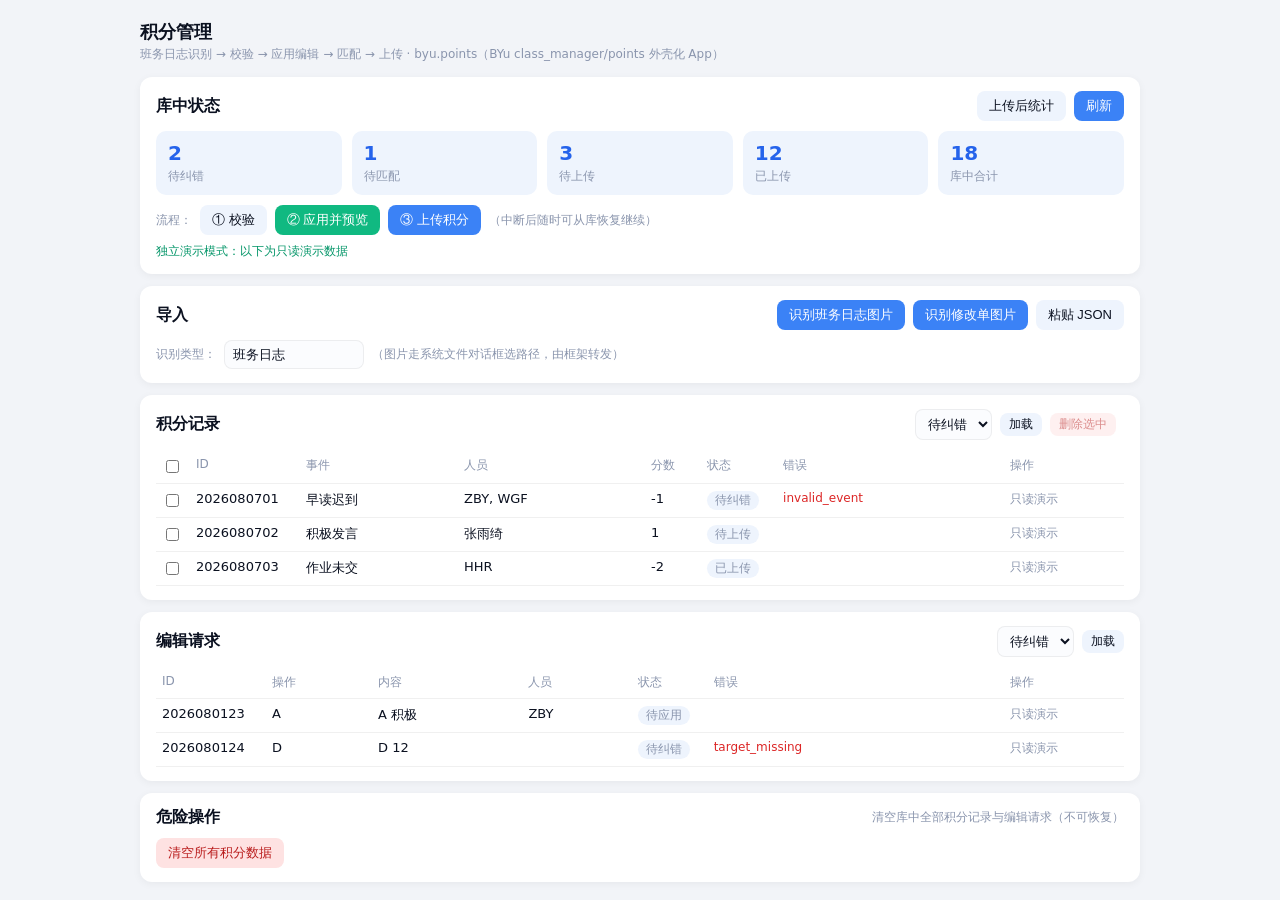
<file: apps/work/班级管理/积分管理/ui/index.html>
<!DOCTYPE html>
<html lang="zh-CN">
<head>
<meta charset="UTF-8">
<meta name="viewport" content="width=device-width, initial-scale=1.0">
<title>积分管理 - byu.points</title>
<style>
  /* 主题令牌（独立模式兜底；嵌入模式由总台注入 shared/css 覆盖）*/
  :root { --app-bg:#eef4fd; --app-bg2:#f2f4f8; --app-fg:#0b1120; --app-card:#ffffff; --app-muted:#8a95ad; --app-border:rgba(0,0,0,.06); --app-input:#fbfcfe; }
  html[data-theme="dark"] { color-scheme: dark; --app-bg:#16202f; --app-bg2:#121a27; --app-fg:#e7edf8; --app-card:#18202f; --app-muted:#8b97ad; --app-border:rgba(255,255,255,.10); --app-input:#1d2637; }
  @media (prefers-color-scheme: dark) { html[data-theme="system"] { color-scheme: dark; --app-bg:#16202f; --app-bg2:#121a27; --app-fg:#e7edf8; --app-card:#18202f; --app-muted:#8b97ad; --app-border:rgba(255,255,255,.10); --app-input:#1d2637; } }

  * { box-sizing: border-box; }
  body { margin: 0; height: 100vh; overflow: hidden; display: flex; flex-direction: column; font-family: system-ui, -apple-system, "Segoe UI", "Microsoft YaHei", sans-serif; background: var(--app-bg2, #f2f4f8); color: var(--app-fg, #0b1120); }
  .wrap { max-width: 1040px; margin: 0 auto; width: 100%; flex: 1; min-height: 0; overflow-y: auto; padding: 20px; }
  h1 { font-size: 18px; margin: 0 0 2px; }
  .sub { font-size: 12px; color: var(--app-muted, #8a95ad); margin: 0 0 14px; }
  .card { background: var(--app-card, #fff); border-radius: 12px; padding: 14px 16px; box-shadow: 0 2px 8px rgba(0,0,0,.05); margin-bottom: 12px; }
  .stats { display: flex; gap: 10px; flex-wrap: wrap; }
  .stat { flex: 1; min-width: 92px; background: var(--app-bg, #eef4fd); border-radius: 10px; padding: 10px 12px; }
  .stat b { display: block; font-size: 20px; color: #2563eb; }
  .stat span { font-size: 12px; color: var(--app-muted, #4b556b); }
  .bar { display: flex; align-items: center; justify-content: space-between; margin-bottom: 10px; gap: 8px; flex-wrap: wrap; }
  .row { display: flex; gap: 8px; flex-wrap: wrap; align-items: center; }
  table { width: 100%; border-collapse: collapse; font-size: 13px; }
  th, td { text-align: left; padding: 7px 6px; border-bottom: 1px solid var(--app-border, #eef1f6); vertical-align: top; }
  th { color: var(--app-muted, #8a95ad); font-weight: 500; font-size: 12px; white-space: nowrap; }
  tr:hover td { background: var(--app-input, #f8fafd); }
  button { border: 0; border-radius: 8px; padding: 6px 12px; font-size: 13px; cursor: pointer; background: var(--app-bg, #e8edf5); color: var(--app-fg, #1f2a44); }
  button.primary { background: #3b82f6; color: #fff; }
  button.ok { background: #10b981; color: #fff; }
  button.danger { background: #fee2e2; color: #b91c1c; }
  button.small { padding: 3px 9px; font-size: 12px; }
  button:disabled { opacity: .5; cursor: not-allowed; }
  input, select, textarea { padding: 6px 8px; border: 1px solid var(--app-border, #dfe5ee); border-radius: 8px; font-size: 13px; background: var(--app-input, #fbfcfe); color: inherit; font-family: inherit; }
  textarea { width: 100%; min-height: 84px; resize: vertical; font-family: ui-monospace, Consolas, monospace; }
  .msg { font-size: 12px; margin-top: 8px; min-height: 16px; white-space: pre-wrap; }
  .msg.ok { color: #059669; } .msg.err { color: #dc2626; }
  .empty { color: var(--app-muted, #8a95ad); text-align: center; padding: 18px 0; font-size: 13px; }
  .tag { font-size: 12px; color: var(--app-muted, #8a95ad); }
  .pill { display: inline-block; padding: 1px 8px; border-radius: 999px; font-size: 12px; background: var(--app-bg, #eef4fd); color: var(--app-muted, #4b556b); }
  .err { color: #dc2626; font-size: 12px; }
  .hidden { display: none !important; }
  .drawer { position: fixed; top: 0; right: 0; width: min(520px, 92vw); height: 100vh; background: var(--app-card, #fff); box-shadow: -8px 0 24px rgba(0,0,0,.14); padding: 16px; overflow-y: auto; }
  .drawer h2 { font-size: 15px; margin: 0 0 10px; }
  .kv { font-size: 12px; color: var(--app-muted, #8a95ad); word-break: break-all; margin-bottom: 8px; }
  label.f { display: block; font-size: 12px; color: var(--app-muted, #8a95ad); margin: 8px 0 3px; }
  label.f input { width: 100%; }
</style>
</head>
<body>
  <div class="wrap">
    <h1>积分管理</h1>
    <p class="sub">班务日志识别 → 校验 → 应用编辑 → 匹配 → 上传 · byu.points（BYu class_manager/points 外壳化 App）</p>

    <div class="card">
      <div class="bar">
        <strong>库中状态</strong>
        <div class="row">
          <button id="btn-stats" type="button">上传后统计</button>
          <button id="btn-refresh" class="primary" type="button">刷新</button>
        </div>
      </div>
      <div class="stats" id="stats"></div>
      <div class="row" style="margin-top:10px;">
        <span class="tag">流程：</span>
        <button id="btn-validate" type="button">① 校验</button>
        <button id="btn-pipeline" class="ok" type="button">② 应用并预览</button>
        <button id="btn-upload" class="primary" type="button">③ 上传积分</button>
        <span class="tag">（中断后随时可从库恢复继续）</span>
      </div>
      <div id="msg" class="msg"></div>
    </div>

    <div class="card">
      <div class="bar">
        <strong>导入</strong>
        <div class="row">
          <button id="btn-rec-log" class="primary" type="button">识别班务日志图片</button>
          <button id="btn-rec-edit" class="primary" type="button">识别修改单图片</button>
          <button id="btn-json-toggle" type="button">粘贴 JSON</button>
        </div>
      </div>
      <div id="json-panel" class="hidden">
        <textarea id="f-json" placeholder='粘贴班务日志 JSON（列表或 {"data": [...]}）'></textarea>
        <div class="row" style="margin-top:8px;">
          <button id="btn-import-json" type="button">导入并落库</button>
          <span class="tag">与「识别图片」等价，只是数据来源换成手写 JSON</span>
        </div>
      </div>
      <div class="row" style="margin-top:8px;">
        <span class="tag">识别类型：</span>
        <input id="f-rec-type" value="班务日志" style="width:140px;" />
        <span class="tag">（图片走系统文件对话框选路径，由框架转发）</span>
      </div>
    </div>

    <div class="card">
      <div class="bar">
        <strong>积分记录</strong>
        <div class="row">
          <select id="f-rec-status">
            <option value="pending_review" selected>待纠错</option>
            <option value="pending_match">待匹配</option>
            <option value="matched">待上传</option>
            <option value="uploaded">已上传</option>
            <option value="cancelled">已取消</option>
            <option value="">全部</option>
          </select>
          <button id="btn-reload-rec" class="small" type="button">加载</button>
          <button id="btn-del-selected" class="danger small" type="button" disabled>删除选中</button>
          <span class="tag" id="sel-count"></span>
        </div>
      </div>
      <table>
        <thead><tr><th style="width:34px;"><input type="checkbox" id="chk-rec-all" title="全选/取消全选" /></th><th style="width:110px;">ID</th><th>事件</th><th>人员</th><th style="width:56px;">分数</th><th style="width:76px;">状态</th><th>错误</th><th style="width:120px;">操作</th></tr></thead>
        <tbody id="tbody-rec"></tbody>
      </table>
      <div id="empty-rec" class="empty">该状态下没有记录</div>
    </div>

    <div class="card">
      <div class="bar">
        <strong>编辑请求</strong>
        <div class="row">
          <select id="f-edit-status">
            <option value="pending_review" selected>待纠错</option>
            <option value="approved">待应用</option>
            <option value="applied">已应用</option>
            <option value="cancelled">已取消</option>
            <option value="">全部</option>
          </select>
          <button id="btn-reload-edit" class="small" type="button">加载</button>
        </div>
      </div>
      <table>
        <thead><tr><th style="width:110px;">ID</th><th>操作</th><th>内容</th><th>人员</th><th style="width:76px;">状态</th><th>错误</th><th style="width:120px;">操作</th></tr></thead>
        <tbody id="tbody-edit"></tbody>
      </table>
      <div id="empty-edit" class="empty">该状态下没有编辑请求</div>
    </div>

    <div class="card">
      <div class="bar">
        <strong>危险操作</strong>
        <span class="tag">清空库中全部积分记录与编辑请求（不可恢复）</span>
      </div>
      <button id="btn-reset" class="danger" type="button">清空所有积分数据</button>
    </div>
  </div>

  <!-- 纠错抽屉 -->
  <div id="drawer" class="drawer hidden">
    <div class="bar">
      <h2 id="d-title">纠错</h2>
      <button id="btn-d-close" class="small" type="button">关闭</button>
    </div>
    <div class="kv" id="d-id"></div>
    <div id="d-body"></div>
    <div class="row" style="margin-top:10px;">
      <button id="btn-d-save" class="primary" type="button">保存修正</button>
      <button id="btn-d-cancel" class="danger" type="button">取消这一条</button>
    </div>
    <div class="msg" id="d-msg"></div>
  </div>

<script>
  /* 主题联动（接入规范第八节 6） */
  (function () {
    function applyFrameTheme(t) { if (t) document.documentElement.dataset.theme = t; }
    if (!document.documentElement.dataset.theme) document.documentElement.dataset.theme = "system";
    window.addEventListener("message", (e) => {
      const m = e.data;
      if (m && (m.type === "ichen:theme" || m.type === "ichen:css") && m.theme) applyFrameTheme(m.theme);
    });
  })();

(function () {
  const APP = "byu.points";
  const $ = (id) => document.getElementById(id);

  const STATUS_TEXT = {
    pending_review: "待纠错", pending_match: "待匹配", matched: "待上传",
    uploaded: "已上传", cancelled: "已取消", approved: "待应用", applied: "已应用",
  };

  // 嵌入模式：接收父框架注入的 shared 样式
  window.addEventListener("message", (e) => {
    const m = e.data;
    if (m && m.type === "ichen:css" && m.css) {
      const s = document.createElement("style");
      s.textContent = m.css;
      document.head.appendChild(s);
    }
  });

  let bridged = window.parent !== window && window.parent.__ICHEN_BRIDGE__ === true;
  window.addEventListener("message", (e) => {
    const m = e.data;
    if (m && m.type === "ichen:bridge" && !bridged) { bridged = true; refresh(); }
  });

  /* ---------- 独立模式演示数据 ---------- */
  const DEMO = {
    status: { pending_review: 2, pending_match: 1, matched: 3, uploaded: 12, total: 18 },
    records: [
      { entity_id: "d1", id: "2026080701", event: "早读迟到", persons: ["ZBY", "WGF"], score: -1, status: "pending_review", error: { type: "invalid_event" } },
      { entity_id: "d2", id: "2026080702", event: "积极发言", persons: ["张雨绮"], score: 1, status: "matched" },
      { entity_id: "d3", id: "2026080703", event: "作业未交", persons: ["HHR"], score: -2, status: "uploaded" },
    ],
    edits: [
      { entity_id: "e1", id: "2026080123", operation: "A", title: "A 积极", persons: ["ZBY"], status: "approved" },
      { entity_id: "e2", id: "2026080124", operation: "D", title: "D 12", persons: [], status: "pending_review", error: { type: "target_missing" } },
    ],
  };

  function say(text, ok) {
    const el = $("msg");
    el.textContent = text || "";
    el.className = "msg " + (ok === false ? "err" : "ok");
  }
  const esc = (t) => (t === null || t === undefined) ? "-" : String(t);
  const day = (t) => (t ? String(t).slice(0, 10) : "-");

  /* ---------- 渲染 ---------- */
  function renderStats(counts) {
    const box = $("stats");
    box.innerHTML = "";
    [["pending_review", "待纠错"], ["pending_match", "待匹配"], ["matched", "待上传"], ["uploaded", "已上传"], ["total", "库中合计"]]
      .forEach(([key, label]) => {
        const d = document.createElement("div"); d.className = "stat";
        const b = document.createElement("b"); b.textContent = esc(counts[key] || 0);
        const s = document.createElement("span"); s.textContent = label;
        d.appendChild(b); d.appendChild(s); box.appendChild(d);
      });
  }

  function errText(err) {
    if (!err) return "";
    if (typeof err === "string") return err;
    const vals = (err.invalid_values || []).join("/");
    return esc(err.type) + (err.field ? `（${err.field}）` : "") + (vals ? `: ${vals}` : "");
  }

  /* ---------- 选中 / 批量删除（清理重复落库等） ---------- */
  function selectedRecordIds() {
    return Array.from(document.querySelectorAll("#tbody-rec .row-chk:checked"))
      .map((el) => el.value).filter(Boolean);
  }
  function updateSelCount() {
    const n = selectedRecordIds().length;
    const btn = $("btn-del-selected");
    if (btn) btn.disabled = n === 0 || !bridged;
    const c = $("sel-count");
    if (c) c.textContent = n ? `已选 ${n} 条` : "";
  }

  function renderRecords(items) {
    const tbody = $("tbody-rec");
    tbody.innerHTML = "";
    $("empty-rec").style.display = items.length ? "none" : "";
    // 同一 id 出现多次 = 重复落库（历史上导入未去重留下的），标出来方便清理
    const seen = {};
    items.forEach((r) => { seen[r.id] = (seen[r.id] || 0) + 1; });
    items.forEach((r) => {
      const tr = document.createElement("tr");
      const tdChk = document.createElement("td");
      const chk = document.createElement("input");
      chk.type = "checkbox"; chk.className = "row-chk"; chk.value = r.entity_id || "";
      chk.onchange = updateSelCount;
      tdChk.appendChild(chk); tr.appendChild(tdChk);

      const add = (t, cls) => { const td = document.createElement("td"); td.textContent = esc(t); if (cls) td.className = cls; tr.appendChild(td); };
      const tdId = document.createElement("td");
      tdId.textContent = esc(r.id);
      if (seen[r.id] > 1) {
        const mark = document.createElement("span");
        mark.className = "err"; mark.style.marginLeft = "6px";
        mark.textContent = `重复×${seen[r.id]}`;
        tdId.appendChild(mark);
      }
      tr.appendChild(tdId);
      add(r.event); add((r.persons || []).join(", ")); add(r.score); 
      const tdSt = document.createElement("td");
      const pill = document.createElement("span"); pill.className = "pill"; pill.textContent = STATUS_TEXT[r.status] || esc(r.status);
      tdSt.appendChild(pill); tr.appendChild(tdSt);
      const tdErr = document.createElement("td"); tdErr.className = "err"; tdErr.textContent = errText(r.error); tr.appendChild(tdErr);

      const tdOps = document.createElement("td");
      if (bridged) {
        const bFix = document.createElement("button"); bFix.className = "small"; bFix.textContent = "纠错";
        bFix.onclick = () => openRecord(r);
        tdOps.appendChild(bFix);
      } else {
        tdOps.appendChild(Object.assign(document.createElement("span"), { className: "tag", textContent: "只读演示" }));
      }
      tr.appendChild(tdOps);
      tbody.appendChild(tr);
    });
    $("chk-rec-all").checked = false;
    updateSelCount();
  }

  function renderEdits(items) {
    const tbody = $("tbody-edit");
    tbody.innerHTML = "";
    $("empty-edit").style.display = items.length ? "none" : "";
    items.forEach((r) => {
      const tr = document.createElement("tr");
      const add = (t, cls) => { const td = document.createElement("td"); td.textContent = esc(t); if (cls) td.className = cls; tr.appendChild(td); };
      add(r.id); add(r.operation); add(r.title); add((r.persons || []).join(", "));
      const tdSt = document.createElement("td");
      const pill = document.createElement("span"); pill.className = "pill"; pill.textContent = STATUS_TEXT[r.status] || esc(r.status);
      tdSt.appendChild(pill); tr.appendChild(tdSt);
      const tdErr = document.createElement("td"); tdErr.className = "err"; tdErr.textContent = errText(r.error); tr.appendChild(tdErr);

      const tdOps = document.createElement("td");
      if (bridged) {
        const bFix = document.createElement("button"); bFix.className = "small"; bFix.textContent = "纠错";
        bFix.onclick = () => openEdit(r);
        tdOps.appendChild(bFix);
      } else {
        tdOps.appendChild(Object.assign(document.createElement("span"), { className: "tag", textContent: "只读演示" }));
      }
      tr.appendChild(tdOps);
      tbody.appendChild(tr);
    });
  }

  /* ---------- 纠错抽屉 ---------- */
  let editing = null;  // {kind:'record'|'edit', item}

  function field(labelText, id, value) {
    const l = document.createElement("label"); l.className = "f"; l.textContent = labelText;
    const i = document.createElement("input"); i.id = id; i.value = value === null || value === undefined ? "" : String(value);
    l.appendChild(i); return l;
  }
  function openRecord(r) {
    editing = { kind: "record", item: r };
    $("drawer").classList.remove("hidden");
    $("d-title").textContent = "纠错 · 积分记录";
    $("d-id").textContent = `entity_id: ${esc(r.entity_id)}　ID: ${esc(r.id)}　状态: ${STATUS_TEXT[r.status] || esc(r.status)}`;
    const body = $("d-body"); body.innerHTML = "";
    body.appendChild(field("事件名（title）", "d-event", r.event));
    body.appendChild(field("人员（逗号分隔，如 ZBY,WGF）", "d-persons", (r.persons || []).join(",")));
    body.appendChild(field("分数", "d-score", r.score));
    body.appendChild(field("记录人（recorder，姓名或编号）", "d-recorder", r.recorder));
    body.appendChild(field("备注", "d-remark", r.remark));
    if (r.error) {
      const d = document.createElement("div"); d.className = "err"; d.style.marginTop = "8px";
      d.textContent = "当前错误：" + errText(r.error); body.appendChild(d);
    }
    $("d-msg").textContent = "";
  }
  function openEdit(r) {
    editing = { kind: "edit", item: r };
    $("drawer").classList.remove("hidden");
    $("d-title").textContent = "纠错 · 编辑请求";
    $("d-id").textContent = `entity_id: ${esc(r.entity_id)}　ID: ${esc(r.id)}　操作: ${esc(r.operation)}　状态: ${STATUS_TEXT[r.status] || esc(r.status)}`;
    const body = $("d-body"); body.innerHTML = "";
    body.appendChild(field("事件名", "d-event", r.title));
    body.appendChild(field("人员（逗号分隔）", "d-persons", (r.persons || []).join(",")));
    const l = document.createElement("label"); l.className = "f";
    l.textContent = "整行重填（可选，填了就以整行为准，如 2026080923A<积极><ZBY><+1>）";
    const ta = document.createElement("textarea"); ta.id = "d-newline";
    l.appendChild(ta); body.appendChild(l);
    if (r.error) {
      const d = document.createElement("div"); d.className = "err"; d.style.marginTop = "8px";
      d.textContent = "当前错误：" + errText(r.error); body.appendChild(d);
    }
    $("d-msg").textContent = "";
  }

  /* ---------- 文件通道（App → 框架 → 系统对话框 → 回执） ---------- */
  function pickFiles(mode, multiple, filter) {
    return new Promise((resolve) => {
      const requestId = "r" + Math.random().toString(36).slice(2);
      const onMsg = (e) => {
        const m = e.data;
        if (!m || m.type !== "ichen:pick-file-result" || m.requestId !== requestId) return;
        window.removeEventListener("message", onMsg);
        resolve(m);
      };
      window.addEventListener("message", onMsg);
      window.parent.postMessage({ type: "ichen:pick-file", app: APP, requestId: requestId, mode: mode, multiple: multiple, filter: filter }, "*");
    });
  }
  async function pickAndRecognize(action, filter, label) {
    if (!bridged) { say("独立演示模式：文件对话框只在接入前端后可用", false); return; }
    const picked = await pickFiles("open", true, filter);
    if (!picked || !picked.ok) {
      if (picked && picked.error) say(picked.error, false);
      else say("已取消选择", true);
      return;
    }
    say(`已选 ${picked.paths.length} 个文件，正在${label}…`, true);
    call(action, { paths: picked.paths, type: $("f-rec-type").value.trim() || undefined });
  }

  /* ---------- 调用 ---------- */
  function call(action, payload) {
    if (!bridged) { say("独立演示模式：只读演示数据，接入前端后即可真实读写", false); return; }
    window.parent.postMessage({ app: APP, action: action, payload: payload || {} }, "*");
  }
  function reloadRecords() { call("list", { status: $("f-rec-status").value }); }
  function reloadEdits() { call("edits", { status: $("f-edit-status").value }); }
  function refresh() {
    if (!bridged) {
      renderStats(DEMO.status); renderRecords(DEMO.records); renderEdits(DEMO.edits);
      say("独立演示模式：以下为只读演示数据", true);
      return;
    }
    call("status", {}); reloadRecords(); reloadEdits();
  }

  window.addEventListener("message", (e) => {
    const m = e.data;
    if (!m || m.app !== APP) return;
    if (m.ok === false) { say(m.error || m.message || "操作失败", false); }
    else if (m.message) say(m.message, true);

    switch (m.action) {
      case "status":
        if (m.ok !== false) renderStats(m.data || {});
        break;
      case "list":
        if (m.ok !== false) renderRecords((m.data || {}).items || []);
        break;
      case "edits":
        if (m.ok !== false) renderEdits((m.data || {}).items || []);
        break;
      case "stats":
        if (m.ok !== false) say("统计：" + JSON.stringify(m.data || {}, null, 2), true);
        break;
      default:
        // 导入 / 校验 / 匹配 / 上传 / 纠错 / 取消：完成后回到库状态
        if (m.ok !== false) { call("status", {}); reloadRecords(); reloadEdits(); }
    }
  });

  /* ---------- 事件 ---------- */
  $("btn-refresh").addEventListener("click", refresh);
  $("btn-stats").addEventListener("click", () => call("stats", {}));
  $("btn-validate").addEventListener("click", () => call("validate", {}));
  $("btn-pipeline").addEventListener("click", () => call("pipeline", {}));
  $("btn-upload").addEventListener("click", () => {
    if (bridged && !confirm("确认上传库中「待上传」的积分记录？")) return;
    call("upload", {});
  });
  $("btn-reload-rec").addEventListener("click", reloadRecords);
  $("chk-rec-all").addEventListener("change", (e) => {
    document.querySelectorAll("#tbody-rec .row-chk").forEach((c) => { c.checked = e.target.checked; });
    updateSelCount();
  });
  $("btn-del-selected").addEventListener("click", () => {
    const ids = selectedRecordIds();
    if (!ids.length) { say("请先勾选要删除的记录", false); return; }
    if (!confirm(`删除选中的 ${ids.length} 条积分记录？\n（列表不再显示，库中仍保留，必要时可由管理员恢复）`)) return;
    call("delete_records", { entity_ids: ids });
  });
  $("btn-reload-edit").addEventListener("click", reloadEdits);
  $("f-rec-status").addEventListener("change", reloadRecords);
  $("f-edit-status").addEventListener("change", reloadEdits);

  $("btn-rec-log").addEventListener("click", () => pickAndRecognize("recognize", "image", "识别班务日志"));
  $("btn-rec-edit").addEventListener("click", () => pickAndRecognize("recognize_edits", "image", "识别修改单"));
  $("btn-json-toggle").addEventListener("click", () => $("json-panel").classList.toggle("hidden"));
  $("btn-import-json").addEventListener("click", () => {
    const text = $("f-json").value.trim();
    if (!text) { say("请先粘贴 JSON", false); return; }
    call("import_json", { json: text });
  });

  $("btn-reset").addEventListener("click", () => {
    if (!confirm("清空全部积分记录与编辑请求？此操作不可恢复！")) return;
    if (!confirm("再确认一次：真的要清空吗？")) return;
    call("reset", { confirm: true });
  });

  $("btn-d-close").addEventListener("click", () => { $("drawer").classList.add("hidden"); editing = null; });
  $("btn-d-save").addEventListener("click", () => {
    if (!editing) return;
    const parts = $("d-persons").value.trim();
    if (editing.kind === "record") {
      call("correct_record", {
        entity_id: editing.item.entity_id,
        event: $("d-event").value,
        persons: parts,
        score: $("d-score") ? $("d-score").value : undefined,
        recorder: $("d-recorder") ? $("d-recorder").value : undefined,
        remark: $("d-remark") ? $("d-remark").value : undefined,
      });
    } else {
      call("correct_edit", {
        entity_id: editing.item.entity_id,
        event: $("d-event").value,
        persons: parts,
        new_line: $("d-newline").value.trim(),
      });
    }
    $("drawer").classList.add("hidden"); editing = null;
  });
  $("btn-d-cancel").addEventListener("click", () => {
    if (!editing) return;
    if (!confirm("取消这一条？（状态置为已取消，不再参与流程）")) return;
    call(editing.kind === "record" ? "cancel_record" : "cancel_edit", { entity_id: editing.item.entity_id });
    $("drawer").classList.add("hidden"); editing = null;
  });

  refresh();
})();
</script>
</body>
</html>
</file>
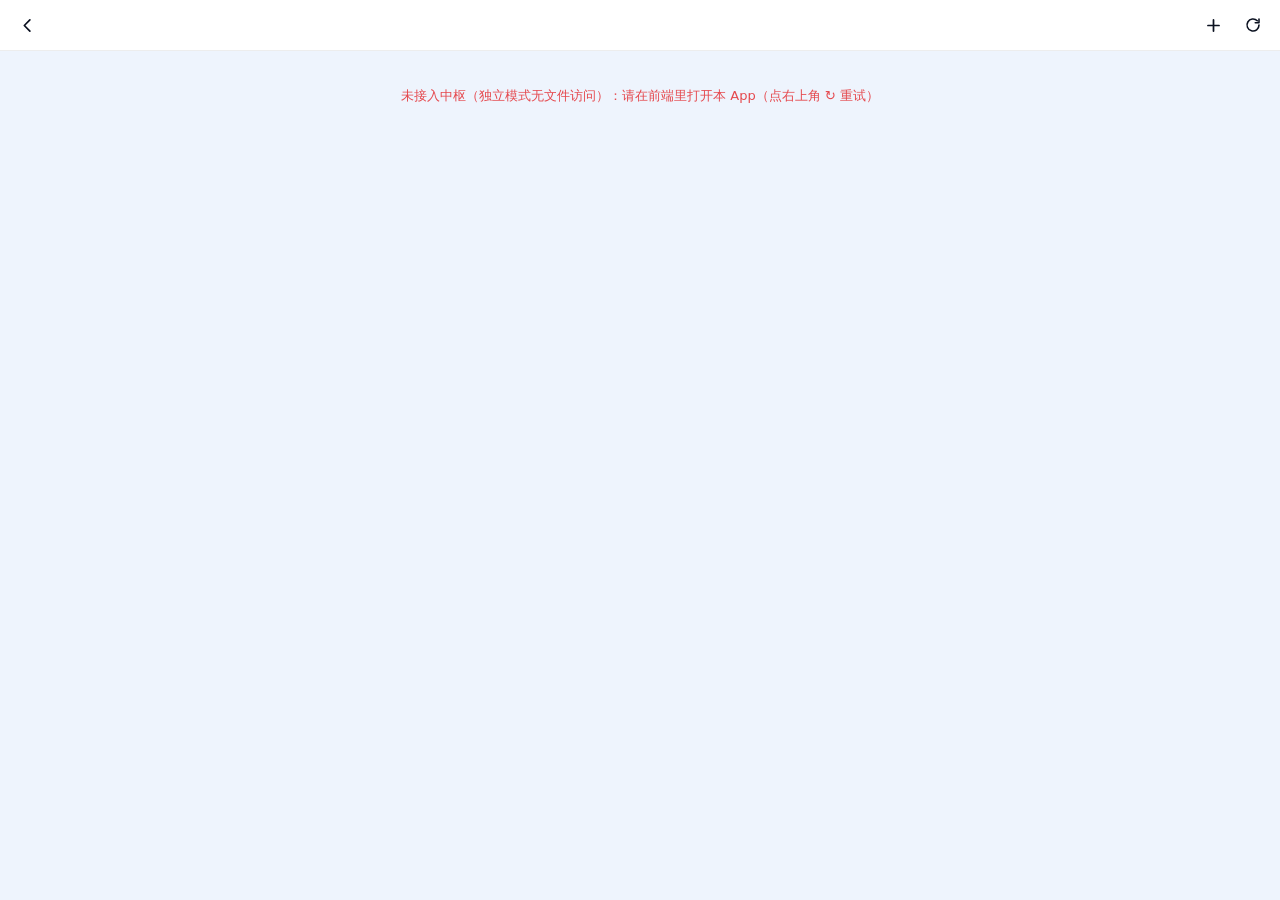
<file: apps/work/系统/文件/ui/index.html>
<!DOCTYPE html>
<html lang="zh-CN">
<head>
<meta charset="UTF-8">
<title>文件 - sys.files</title>
<style>
  /* 主题令牌（独立模式兜底；嵌入模式由总台注入 shared 样式覆盖） */
  :root {
    color-scheme: light;
    --app-bg:#eef4fd; --app-fg:#0b1120; --app-card:#ffffff; --app-muted:#8a95ad;
    --app-border:rgba(0,0,0,.07); --app-hover:rgba(76,154,255,.08); --app-accent:#4c9aff;
    --app-danger:#e5484d; --app-mask:rgba(15,23,42,.35);
  }
  html[data-theme="dark"] {
    color-scheme: dark;
    --app-bg:#0f1522; --app-fg:#e7edf8; --app-card:#18202f; --app-muted:#8b97ad;
    --app-border:rgba(255,255,255,.10); --app-hover:rgba(76,154,255,.16); --app-accent:#5aa2ff;
    --app-danger:#ff6b6f; --app-mask:rgba(0,0,0,.5);
  }
  @media (prefers-color-scheme: dark) {
    html[data-theme="system"] {
      color-scheme: dark;
      --app-bg:#0f1522; --app-fg:#e7edf8; --app-card:#18202f; --app-muted:#8b97ad;
      --app-border:rgba(255,255,255,.10); --app-hover:rgba(76,154,255,.16); --app-accent:#5aa2ff;
      --app-danger:#ff6b6f; --app-mask:rgba(0,0,0,.5);
    }
  }
  * { box-sizing: border-box; }
  html, body { height: 100%; }
  body {
    margin: 0; font-family: system-ui, "Microsoft YaHei", sans-serif;
    background: var(--app-bg); color: var(--app-fg);
    display: flex; flex-direction: column; overflow: hidden;
  }

  /* ---------- 顶栏 ---------- */
  .bar {
    display: flex; align-items: center; gap: 6px; padding: 8px 10px;
    border-bottom: 1px solid var(--app-border); background: var(--app-card); flex: 0 0 auto;
  }
  .ico-btn {
    width: 34px; height: 34px; flex: 0 0 34px; display: flex; align-items: center; justify-content: center;
    border: 0; border-radius: 9px; background: transparent; color: var(--app-fg); cursor: pointer;
  }
  .ico-btn:hover:not(:disabled) { background: var(--app-hover); }
  .ico-btn:disabled { opacity: .35; cursor: default; }
  .crumb {
    flex: 1; min-width: 0; display: flex; align-items: center; gap: 2px;
    overflow-x: auto; white-space: nowrap; font-size: 13px; scrollbar-width: none;
  }
  .crumb::-webkit-scrollbar { display: none; }
  .crumb span { color: var(--app-muted); padding: 3px 6px; border-radius: 7px; cursor: pointer; }
  .crumb span:hover { background: var(--app-hover); color: var(--app-fg); }
  .crumb span.cur { color: var(--app-fg); font-weight: 600; }
  .crumb i { color: var(--app-muted); font-style: normal; opacity: .6; }

  /* ---------- 列表 ---------- */
  .list { flex: 1; overflow-y: auto; padding: 8px 10px 24px; }
  .row {
    display: flex; align-items: center; gap: 10px; padding: 9px 10px; margin-bottom: 4px;
    border-radius: 11px; background: var(--app-card); cursor: pointer;
    border: 1px solid transparent; transition: background .12s, border-color .12s;
  }
  .row:hover { background: var(--app-hover); }
  .row.sel { border-color: var(--app-accent); background: var(--app-hover); }
  .row .fi { width: 30px; height: 30px; flex: 0 0 30px; display: flex; align-items: center; justify-content: center; }
  .row .fi svg { width: 26px; height: 26px; display: block; }
  .row .meta { flex: 1; min-width: 0; }
  .row .nm { font-size: 14px; overflow: hidden; text-overflow: ellipsis; white-space: nowrap; }
  .row .sub { font-size: 11.5px; color: var(--app-muted); margin-top: 1px; }
  .row .more {
    width: 30px; height: 30px; flex: 0 0 30px; border: 0; border-radius: 8px;
    background: transparent; color: var(--app-muted); cursor: pointer; font-size: 16px; line-height: 1;
  }
  .row .more:hover { background: var(--app-hover); color: var(--app-fg); }

  .empty, .hint { padding: 28px 16px; text-align: center; color: var(--app-muted); font-size: 13px; }

  /* ---------- 弹层 ---------- */
  .mask {
    position: fixed; inset: 0; background: var(--app-mask); display: flex;
    align-items: center; justify-content: center; padding: 20px; z-index: 20;
  }
  .mask[hidden] { display: none; }
  .modal {
    width: 100%; max-width: 460px; max-height: 100%; display: flex; flex-direction: column;
    background: var(--app-card); border-radius: 14px; padding: 16px 18px;
    box-shadow: 0 12px 40px rgba(0,0,0,.28);
  }
  .modal h3 { margin: 0 0 10px; font-size: 15px; }
  .modal .body { flex: 1; min-height: 0; overflow: auto; }
  .modal .acts { display: flex; justify-content: flex-end; gap: 8px; margin-top: 14px; }
  .btn {
    padding: 7px 15px; border: 0; border-radius: 9px; font-size: 13px; cursor: pointer;
    background: var(--app-hover); color: var(--app-fg);
  }
  .btn:hover { filter: brightness(.96); }
  .btn.primary { background: var(--app-accent); color: #fff; }
  .btn.danger { background: var(--app-danger); color: #fff; }
  input[type=text] {
    width: 100%; padding: 9px 11px; border-radius: 9px; font-size: 14px;
    border: 1px solid var(--app-border); background: var(--app-bg); color: var(--app-fg);
  }
  pre {
    margin: 0; padding: 12px; border-radius: 10px; background: var(--app-bg);
    font-size: 12.5px; line-height: 1.6; white-space: pre-wrap; word-break: break-word;
    max-height: 52vh; overflow: auto;
  }
  .modal img { max-width: 100%; border-radius: 10px; display: block; margin: 0 auto; }
  .kv { font-size: 12.5px; line-height: 1.9; color: var(--app-muted); }
  .kv b { color: var(--app-fg); font-weight: 600; }

  /* 右键/更多 菜单 */
  .menu {
    position: fixed; z-index: 30; min-width: 150px; padding: 5px;
    background: var(--app-card); border: 1px solid var(--app-border); border-radius: 11px;
    box-shadow: 0 10px 30px rgba(0,0,0,.24);
  }
  .menu button {
    display: block; width: 100%; text-align: left; padding: 8px 11px; border: 0; border-radius: 8px;
    background: transparent; color: var(--app-fg); font-size: 13px; cursor: pointer;
  }
  .menu button:hover { background: var(--app-hover); }
  .menu button.danger { color: var(--app-danger); }
  .toast {
    position: fixed; left: 50%; bottom: 24px; transform: translateX(-50%);
    background: rgba(15,23,42,.9); color: #fff; padding: 9px 16px; border-radius: 10px;
    font-size: 13px; z-index: 40; pointer-events: none;
  }
  .toast[hidden] { display: none; }
</style>
</head>
<body>

<div class="bar">
  <button class="ico-btn" id="up" title="返回上级">
    <svg viewBox="0 0 24 24" width="19" height="19"><path d="M15 5l-7 7 7 7" fill="none" stroke="currentColor" stroke-width="2.2" stroke-linecap="round" stroke-linejoin="round"/></svg>
  </button>
  <div class="crumb" id="crumb"></div>
  <button class="ico-btn" id="new" title="新建">
    <svg viewBox="0 0 24 24" width="19" height="19"><path d="M12 5v14M5 12h14" fill="none" stroke="currentColor" stroke-width="2.2" stroke-linecap="round"/></svg>
  </button>
  <button class="ico-btn" id="refresh" title="刷新">
    <svg viewBox="0 0 24 24" width="18" height="18"><path d="M20 12a8 8 0 1 1-2.3-5.6" fill="none" stroke="currentColor" stroke-width="2.1" stroke-linecap="round"/><path d="M20 4v5h-5" fill="none" stroke="currentColor" stroke-width="2.1" stroke-linecap="round" stroke-linejoin="round"/></svg>
  </button>
</div>

<div class="list" id="list">
  <div class="empty" id="empty">正在载入…</div>
</div>

<div class="mask" id="mask" hidden><div class="modal" id="modal"></div></div>
<div class="toast" id="toast" hidden></div>

<script>
(function () {
  "use strict";

  const APP_ID = "sys.files";
  const ROOT_LABEL = "data";

  /* ================= 桥 ================= */
  let bridged = window.parent !== window && window.parent.__ICHEN_BRIDGE__ === true;

  // 等待中的调用。注意：**框架的回执只带 {app, action, ...结果}**（见
  // system/desktop/js/appframe.js 的 reply 构造），不会带回我们额外塞进 payload 的字段，
  // 所以这里按 action 做 FIFO 匹配，而不是自定义请求号。
  const waiters = [];

  // 父框架握手 + 注入样式 + 主题
  window.addEventListener("message", (e) => {
    const m = e.data;
    if (!m || typeof m !== "object") return;
    if (m.type === "ichen:css" && m.css) {
      const s = document.createElement("style"); s.textContent = m.css; document.head.appendChild(s);
    }
    if (m.type === "ichen:bridge") bridged = true;
    if (m.type === "ichen:theme" && m.theme) document.documentElement.dataset.theme = m.theme;
    // 本 App 的回执：按 action 找最早的等待者
    if (m.app === APP_ID && typeof m.action === "string") {
      const i = waiters.findIndex((w) => w.action === m.action);
      if (i >= 0) waiters.splice(i, 1)[0].resolve(m);
    }
  });

  if (!document.documentElement.dataset.theme) document.documentElement.dataset.theme = "system";

  /** 调 core.run({action, payload})；独立模式（无桥）返回一个明确的错误。 */
  function call(action, payload) {
    if (!bridged) {
      return Promise.resolve({ ok: false, error: "未接入中枢（独立模式无文件访问）：请在前端里打开本 App" });
    }
    return new Promise((resolve) => {
      const w = { action: action, resolve: resolve };
      waiters.push(w);
      window.parent.postMessage({ app: APP_ID, action: action, payload: payload || {} }, "*");
      setTimeout(() => {
        const i = waiters.indexOf(w);
        if (i >= 0) { waiters.splice(i, 1); resolve({ ok: false, error: "超时：中枢未响应" }); }
      }, 20000);
    });
  }

  /* ================= 工具 ================= */
  const $ = (id) => document.getElementById(id);

  function human(n) {
    if (n < 0) return "—";
    const u = ["B", "KB", "MB", "GB", "TB"]; let v = n, i = 0;
    while (v >= 1024 && i < u.length - 1) { v /= 1024; i++; }
    return (i === 0 ? v.toFixed(0) : v.toFixed(1)) + " " + u[i];
  }
  function fmtTime(ts) {
    const d = new Date(ts * 1000), p = (n) => (n < 10 ? "0" + n : "" + n);
    return d.getFullYear() + "-" + p(d.getMonth() + 1) + "-" + p(d.getDate()) + " " + p(d.getHours()) + ":" + p(d.getMinutes());
  }
  let toastTimer = null;
  function toast(msg) {
    const el = $("toast"); el.textContent = msg; el.hidden = false;
    clearTimeout(toastTimer);
    toastTimer = setTimeout(() => { el.hidden = true; }, 2200);
  }

  function svgFolder(color) {
    return '<svg viewBox="0 0 24 24"><path d="M3 7a2 2 0 0 1 2-2h4l2 2h8a2 2 0 0 1 2 2v8a2 2 0 0 1-2 2H5a2 2 0 0 1-2-2z" fill="' + color + '" opacity=".9"/></svg>';
  }
  function svgFile(ext) {
    const colors = { json: "#f0b429", md: "#4c9aff", py: "#3fa796", log: "#8a95ad", db: "#c46a6a", yaml: "#c98a3f", yml: "#c98a3f", env: "#c46a6a" };
    const c = colors[ext] || "#9aa6bd";
    return '<svg viewBox="0 0 24 24"><path d="M6 3h7l5 5v13H6z" fill="' + c + '" opacity=".85"/><path d="M13 3v5h5" fill="none" stroke="#fff" stroke-width="1.6"/></svg>';
  }
  function svgImg() {
    return '<svg viewBox="0 0 24 24"><rect x="3" y="5" width="18" height="14" rx="2" fill="#3fa796" opacity=".85"/><circle cx="9" cy="10" r="1.6" fill="#fff"/><path d="M5 17l4.5-5 3 3.2L16 12l3 5z" fill="#fff" opacity=".9"/></svg>';
  }
  const IMG_EXT = new Set(["png", "jpg", "jpeg", "gif", "webp", "bmp", "svg", "ico"]);

  /* ================= 状态 ================= */
  let cwd = "";                 // 相对 data/ 的路径
  let entries = [];
  let selected = new Set();

  /* ================= 渲染 ================= */
  function renderCrumb() {
    const box = $("crumb");
    box.innerHTML = "";
    const parts = cwd ? cwd.split("/") : [];
    const mk = (label, path, isCur) => {
      const s = document.createElement("span");
      s.textContent = label;
      if (isCur) s.className = "cur";
      s.onclick = () => { if (!isCur) load(path); };
      return s;
    };
    box.appendChild(mk(ROOT_LABEL, "", parts.length === 0));
    parts.forEach((p, i) => {
      const sep = document.createElement("i"); sep.textContent = "›";
      box.appendChild(sep);
      box.appendChild(mk(p, parts.slice(0, i + 1).join("/"), i === parts.length - 1));
    });
    $("up").disabled = parts.length === 0;
  }

  function renderList() {
    const box = $("list");
    box.innerHTML = "";
    if (!entries.length) {
      const d = document.createElement("div");
      d.className = "empty"; d.textContent = "这个文件夹是空的";
      box.appendChild(d); return;
    }
    entries.forEach((it) => {
      const row = document.createElement("div");
      row.className = "row" + (selected.has(it.path) ? " sel" : "");

      const fi = document.createElement("div");
      fi.className = "fi";
      if (it.dir) fi.innerHTML = svgFolder("#7fa8f0");
      else if (IMG_EXT.has(it.ext)) fi.innerHTML = svgImg();
      else fi.innerHTML = svgFile(it.ext);

      const meta = document.createElement("div");
      meta.className = "meta";
      const nm = document.createElement("div");
      nm.className = "nm"; nm.textContent = it.name;
      const sub = document.createElement("div");
      sub.className = "sub";
      sub.textContent = (it.dir ? "文件夹" : human(it.size)) + " · " + fmtTime(it.mtime)
        + (it.sensitive ? " · 重要" : "");
      meta.appendChild(nm); meta.appendChild(sub);

      const more = document.createElement("button");
      more.className = "more"; more.textContent = "⋮";
      more.title = "更多操作";
      more.onclick = (ev) => { ev.stopPropagation(); openMenu(ev.clientX, ev.clientY, it); };

      row.appendChild(fi); row.appendChild(meta); row.appendChild(more);
      row.onclick = () => {
        if (it.dir) load(it.path);
        else preview(it);
      };
      row.oncontextmenu = (ev) => { ev.preventDefault(); openMenu(ev.clientX, ev.clientY, it); };
      box.appendChild(row);
    });
  }

  /* ================= 加载 ================= */
  /** 列表区显示一段提示（载入中 / 出错 / 空）——保证任何分支都不会停在「正在载入…」。 */
  function showListMessage(text, isError) {
    const box = $("list");
    box.innerHTML = "";
    const d = document.createElement("div");
    d.className = "empty";
    d.textContent = text;
    if (isError) d.style.color = "var(--app-danger)";
    box.appendChild(d);
  }

  async function load(path) {
    showListMessage("正在载入…", false);
    const r = await call("list", { path: path || "" });
    if (!r.ok) {
      showListMessage((r.error || "读取失败") + "（点右上角 ↻ 重试）", true);
      return;
    }
    cwd = r.path || "";
    entries = r.entries || [];
    selected.clear();
    renderCrumb(); renderList();
  }

  /* ================= 菜单 ================= */
  let menuEl = null;
  function closeMenu() { if (menuEl) { menuEl.remove(); menuEl = null; } }
  document.addEventListener("mousedown", (e) => {
    if (menuEl && !menuEl.contains(e.target)) closeMenu();
  });

  function openMenu(x, y, item) {
    closeMenu();
    const m = document.createElement("div");
    m.className = "menu";
    const add = (label, fn, danger) => {
      const b = document.createElement("button");
      b.textContent = label;
      if (danger) b.className = "danger";
      b.onclick = () => { closeMenu(); fn(); };
      m.appendChild(b);
    };
    if (item.dir) add("打开", () => load(item.path));
    else add("预览", () => preview(item));
    add("重命名", () => promptRename(item));
    add("移动到…", () => promptMove(item));
    add("删除", () => confirmDelete(item), true);
    document.body.appendChild(m);
    const w = m.offsetWidth, h = m.offsetHeight;
    m.style.left = Math.max(6, Math.min(x, innerWidth - w - 6)) + "px";
    m.style.top = Math.max(6, Math.min(y, innerHeight - h - 6)) + "px";
    menuEl = m;
  }

  /* ================= 弹层 ================= */
  function showModal(build) {
    const mask = $("mask"), modal = $("modal");
    modal.innerHTML = "";
    build(modal, () => { mask.hidden = true; });
    mask.hidden = false;
  }
  function row(parent, label, value) {
    const d = document.createElement("div");
    d.className = "kv"; d.innerHTML = label + "：<b>" + value + "</b>";
    parent.appendChild(d);
  }

  function preview(item) {
    if (IMG_EXT.has(item.ext)) {
      call("raw", { path: item.path }).then((r) => {
        showModal((modal, close) => {
          const h = document.createElement("h3"); h.textContent = item.name; modal.appendChild(h);
          const box = document.createElement("div"); box.className = "body";
          if (r.ok && r.data_uri) {
            const img = document.createElement("img"); img.src = r.data_uri; box.appendChild(img);
          } else {
            const p = document.createElement("div"); p.className = "empty";
            p.textContent = (r && r.error) || "无法预览"; box.appendChild(p);
          }
          modal.appendChild(box); modal.appendChild(acts(close)); 
        });
      });
      return;
    }
    call("read", { path: item.path }).then((r) => showModal((modal, close) => {
      const h = document.createElement("h3"); h.textContent = item.name; modal.appendChild(h);
      const box = document.createElement("div"); box.className = "body";
      if (r.ok) {
        const pre = document.createElement("pre"); pre.textContent = r.text; box.appendChild(pre);
      } else {
        row(box, "无法以文本查看", (r.error || "未知原因"));
        row(box, "路径", item.path || ROOT_LABEL);
        row(box, "大小", human(item.size));
        row(box, "修改时间", fmtTime(item.mtime));
      }
      modal.appendChild(box); modal.appendChild(acts(close));
    }));
  }

  function detail(item) {
    showModal((modal, close) => {
      const h = document.createElement("h3"); h.textContent = "详情"; modal.appendChild(h);
      const box = document.createElement("div"); box.className = "body";
      row(box, "名称", item.name);
      row(box, "路径", (item.path || ROOT_LABEL));
      row(box, "类型", item.dir ? "文件夹" : ("." + (item.ext || "无扩展名")));
      if (!item.dir) row(box, "大小", human(item.size));
      row(box, "修改时间", fmtTime(item.mtime));
      if (item.sensitive) row(box, "注意", "位于系统重要目录");
      modal.appendChild(box); modal.appendChild(acts(close));
    });
  }

  function acts(close, extra) {
    const a = document.createElement("div"); a.className = "acts";
    (extra || []).forEach((b) => a.appendChild(b));
    const c = document.createElement("button");
    c.className = "btn"; c.textContent = "关闭"; c.onclick = close;
    if (!extra || !extra.length) { /* 只有关闭 */ }
    a.appendChild(c);
    return a;
  }

  function promptRename(item) {
    showModal((modal, close) => {
      const h = document.createElement("h3"); h.textContent = "重命名"; modal.appendChild(h);
      const box = document.createElement("div"); box.className = "body";
      const inp = document.createElement("input");
      inp.type = "text"; inp.value = item.name;
      box.appendChild(inp); modal.appendChild(box);
      const a = document.createElement("div"); a.className = "acts";
      const ok = document.createElement("button"); ok.className = "btn primary"; ok.textContent = "确定";
      ok.onclick = async () => {
        const v = inp.value.trim();
        if (!v || v === item.name) { close(); return; }
        const r = await call("rename", { path: item.path, newName: v });
        close(); toast(r.ok ? (r.message || "已重命名") : (r.error || "重命名失败"));
        if (r.ok) load(cwd);
      };
      a.appendChild(ok);
      const c = document.createElement("button"); c.className = "btn"; c.textContent = "取消"; c.onclick = close;
      a.appendChild(c); modal.appendChild(a);
      setTimeout(() => { inp.focus(); inp.select(); }, 30);
    });
  }

  function promptMove(item) {
    showModal((modal, close) => {
      const h = document.createElement("h3"); h.textContent = "移动到"; modal.appendChild(h);
      const box = document.createElement("div"); box.className = "body";
      row(box, "提示", "填 data/ 下的目标文件夹，如 <b>logs</b> 或留空表示根目录");
      const inp = document.createElement("input");
      inp.type = "text"; inp.placeholder = "留空 = data 根目录";
      box.appendChild(inp); modal.appendChild(box);
      const a = document.createElement("div"); a.className = "acts";
      const ok = document.createElement("button"); ok.className = "btn primary"; ok.textContent = "移动";
      ok.onclick = async () => {
        const r = await call("move", { paths: [item.path], destDir: inp.value.trim() });
        close(); toast(r.ok ? (r.message || "已移动") : (r.error || "移动失败"));
        if (r.ok) load(cwd);
      };
      a.appendChild(ok);
      const c = document.createElement("button"); c.className = "btn"; c.textContent = "取消"; c.onclick = close;
      a.appendChild(c); modal.appendChild(a);
    });
  }

  function confirmDelete(item) {
    showModal((modal, close) => {
      const h = document.createElement("h3"); h.textContent = "删除确认"; modal.appendChild(h);
      const box = document.createElement("div"); box.className = "body";
      const p = document.createElement("div"); p.className = "kv";
      p.innerHTML = "要删除 <b>" + item.name + "</b>（" + (item.dir ? "文件夹及其全部内容" : human(item.size)) + "）吗？<br>删除后不可恢复。";
      box.appendChild(p);
      if (item.sensitive) {
        const w = document.createElement("div"); w.className = "kv";
        w.innerHTML = "<br><b>注意</b>：它位于系统重要目录（db / config）。";
        box.appendChild(w);
      }
      modal.appendChild(box);
      const a = document.createElement("div"); a.className = "acts";
      const del = document.createElement("button"); del.className = "btn danger"; del.textContent = "删除";
      del.onclick = async () => {
        const r = await call("delete", { paths: [item.path], confirm: true });
        close(); toast(r.ok ? (r.message || "已删除") : (r.error || "删除失败"));
        if (r.ok) load(cwd);
      };
      a.appendChild(del);
      const c = document.createElement("button"); c.className = "btn"; c.textContent = "取消"; c.onclick = close;
      a.appendChild(c); modal.appendChild(a);
    });
  }

  function promptNew() {
    showModal((modal, close) => {
      const h = document.createElement("h3"); h.textContent = "新建"; modal.appendChild(h);
      const box = document.createElement("div"); box.className = "body";
      row(box, "位置", (cwd || ROOT_LABEL));
      const inp = document.createElement("input");
      inp.type = "text"; inp.placeholder = "名称，如 备忘.md / 素材";
      box.appendChild(inp);
      const label = document.createElement("div"); label.className = "kv";
      label.innerHTML = "<br>含扩展名则建文件（默认 .md），不含则建文件夹。";
      box.appendChild(label);
      modal.appendChild(box);
      const a = document.createElement("div"); a.className = "acts";
      const ok = document.createElement("button"); ok.className = "btn primary"; ok.textContent = "创建";
      ok.onclick = async () => {
        const v = inp.value.trim();
        if (!v) { close(); return; }
        const isFile = v.includes(".");
        const r = isFile
          ? await call("newfile", { path: cwd, name: v, content: "" })
          : await call("mkdir", { path: cwd, name: v });
        close(); toast(r.ok ? (r.message || "已创建") : (r.error || "创建失败"));
        if (r.ok) load(cwd);
      };
      a.appendChild(ok);
      const c = document.createElement("button"); c.className = "btn"; c.textContent = "取消"; c.onclick = close;
      a.appendChild(c); modal.appendChild(a);
      setTimeout(() => inp.focus(), 30);
    });
  }

  /* ================= 事件 ================= */
  $("up").onclick = () => {
    if (!cwd) return;
    const parts = cwd.split("/"); parts.pop();
    load(parts.join("/"));
  };
  $("refresh").onclick = () => load(cwd);
  $("new").onclick = promptNew;
  document.addEventListener("keydown", (e) => {
    if (e.key === "Escape") { $("mask").hidden = true; closeMenu(); }
    if (e.key === "F5") { e.preventDefault(); load(cwd); }
  });

  /* ================= 启动 ================= */
  load("");
})();
</script>
</body>
</html>
</file>
<file: system/desktop/css/tokens.css>
/* ============================================================
   iChen 前端 - 设计令牌（CSS 变量）
   风格：蓝调 + 玻璃拟态 + 多层阴影
   布局参数（层次/宽度）沿用 demo.html 示例定位
   ============================================================ */
:root {
    /* ----- 背景层次 ----- */
    --color-bg: #fdfdfd;                 /* 主背景 */
    --color-bg-muted: #fbfcfe;           /* 二级背景（提亮：组件比蓝灰背景明显浅） */
    --color-bg-soft: #e8edf5;            /* 三级背景（浅蓝灰） */
    --color-bg-hover: #e0e6f0;           /* 悬停 */
    --bg-active: rgba(59, 130, 246, 0.08); /* 激活（浅蓝底） */
    --bg-card: rgba(255, 255, 255, 0.72);  /* 玻璃卡片底 */
    --bg-input: #eef2f8;

    /* ----- 边框 ----- */
    --color-border: rgba(0, 0, 0, 0.06);
    --color-border-soft: rgba(0, 0, 0, 0.04);
    --color-border-strong: rgba(0, 0, 0, 0.12);
    --border-light: rgba(255, 255, 255, 0.5);

    /* ----- 文本 ----- */
    --color-text: #0b1120;
    --color-text-secondary: #4b556b;
    --color-text-muted: #8a95ad;
    --color-text-faint: #8a95ad;
    --text-on-primary: #ffffff;

    /* ----- 待机层（浅淡蓝，与聊天区分） ----- */
    --color-idle-bg: linear-gradient(160deg, #eaf2fb 0%, #d9e8f8 100%);
    --color-idle-text: #2c4a7c;
    --color-idle-muted: #4b6a9e;
    --color-idle-faint: #7a94bd;

    /* ----- 主色（蓝调） ----- */
    --accent: #3b82f6;
    --accent-hover: #2563eb;
    --accent-light: rgba(59, 130, 246, 0.12);
    --accent-gradient: linear-gradient(135deg, #4e91fd, #7476e7);
    --color-primary: #3b82f6;            /* 主按钮底色（映射 accent） */
    --color-primary-text: #ffffff;
    --color-dark: #4b556b;               /* 次级按钮（待机等） */
    --color-dark-text: #ffffff;

    /* ----- 消息气泡 ----- */
    --color-bubble-left: linear-gradient(135deg, #eef5fe, #e2ecfb); /* AI 气泡（浅蓝渐变） */
    --color-bubble-left-border: rgba(0, 0, 0, 0.04);
    --color-bubble-right: linear-gradient(135deg, #609cfd, #8fb1fc); /* 用户气泡（蓝渐变） */
    --color-bubble-right-border: transparent;

    /* ----- 语义色 ----- */
    --success: #10b981;
    --warning: #f59e0b;
    --danger: #ef4444;

    /* ----- 阴影系统（多层柔和） ----- */
    --shadow-xs: 0 1px 2px rgba(0, 0, 0, 0.02), 0 1px 3px rgba(0, 0, 0, 0.03);
    --shadow-sm: 0 2px 4px rgba(0, 0, 0, 0.02), 0 4px 12px rgba(0, 0, 0, 0.04);
    --shadow-md: 0 4px 12px rgba(0, 0, 0, 0.03), 0 12px 32px rgba(0, 0, 0, 0.06);
    --shadow-lg: 0 8px 24px rgba(0, 0, 0, 0.04), 0 24px 56px rgba(0, 0, 0, 0.08);
    --shadow-inner: inset 0 1px 3px rgba(0, 0, 0, 0.04);
    --shadow-input: 0 2px 12px rgba(0, 0, 0, 0.04);
    --shadow-cmd: 0 16px 48px rgba(0, 0, 0, 0.12), 0 40px 80px rgba(0, 0, 0, 0.10);
    --shadow-accent: 0 2px 8px rgba(59, 130, 246, 0.2);

    /* ----- 圆角 ----- */
    --radius-xs: 4px;
    --radius-sm: 8px;
    --radius-md: 12px;
    --radius-lg: 16px;
    --radius-xl: 24px;
    --radius-full: 9999px;
    --radius-input: 16px;                /* 输入卡片圆角（对齐旧版 lg） */

    /* ----- 尺寸（布局参数沿用 demo；图标栏按旧版主侧栏 64px） ----- */
    --sidebar-width: 200px;
    --iconbar-width: 64px;
    --chat-max-width: 1200px;
    --chat-column-width: 800px;
    --topbar-height: 48px;

    /* ----- 核心轴（中间绝对稳重：限宽居中） ----- */
    --axis-chat-max: 780px;             /* 聊天主轴最大宽度 */
    --axis-ws-max: 780px;               /* 工作区主轴：与主聊天一致 */
    --axis-summon-max: 780px;           /* 智能体降临主轴（复用聊天） */
    --glass-bar-blur: 16px;             /* 顶部悬浮条模糊 */

    /* ----- 过渡（弹性，旧版风格） ----- */
    --transition: 0.3s cubic-bezier(0.34, 1.56, 0.64, 1);
    --transition-smooth: 0.4s cubic-bezier(0.22, 1, 0.36, 1);
    --transition-fast: 0.2s ease;
    --transition-normal: 0.3s ease;

    /* ----- 玻璃拟态 ----- */
    --glass-bg: rgba(255, 255, 255, 0.55);
    --glass-border: rgba(255, 255, 255, 0.35);
    --glass-blur: 20px;
    --glass-panel-bg: rgba(255, 255, 255, 0.85); /* 下拉面板 / 浮层背景 */
    --glass-bar-bg: rgba(234, 242, 251, 0.55); /* 顶部状态栏：待机浅蓝玻璃 */
    --chat-bg: #eef4fd;                        /* 聊天界面淡蓝（更浅，偏蓝） */
    --ws-bg: #f2f4f8;                          /* 工作区/空间/设置：浅灰加一点蓝（更浅） */
    --glass-highlight: rgba(255, 255, 255, 0.55); /* 玻璃边缘薄高光 */
    --glass-list-bg: rgba(250, 252, 255, 0.72); /* 左右列表：比状态栏更浅的近白玻璃 */
    --focus-border: #9ebef2;                   /* 输入框聚焦边框：浅蓝（状态栏同调） */

    /* ----- 字体 ----- */
    --font-family: -apple-system, 'Segoe UI', 'PingFang SC', 'Microsoft YaHei', system-ui, sans-serif;
}

/* ----- 深色模式（跟随系统） ----- */
@media (prefers-color-scheme: dark) {
    :root {
        --color-bg: #0a0b12;
        --color-bg-muted: #1b2130;
        --color-bg-soft: #1a1d2b;
        --color-bg-hover: #22263a;
        --bg-active: rgba(59, 130, 246, 0.14);
        --bg-card: rgba(20, 22, 36, 0.7);
        --bg-input: #1a1d2b;
        --color-border: rgba(255, 255, 255, 0.06);
        --color-border-soft: rgba(255, 255, 255, 0.04);
        --color-border-strong: rgba(255, 255, 255, 0.14);

        --color-text: #eef2f8;
        --color-text-secondary: #8892a8;
        --color-text-muted: #4e5870;
        --color-text-faint: #4e5870;

        --color-idle-bg: linear-gradient(160deg, #eaf2fb 0%, #d9e8f8 100%);
        --color-idle-text: #2c4a7c;
        --color-idle-muted: #4b6a9e;
        --color-idle-faint: #7a94bd;

        --color-bubble-left: linear-gradient(135deg, #1d2436, #222c42);
        --color-bubble-left-border: rgba(255, 255, 255, 0.06);
        --color-bubble-right: linear-gradient(135deg, #3b82f6, #818cf8);

        --shadow-input: 0 2px 12px rgba(0, 0, 0, 0.4);
        --shadow-cmd: 0 16px 48px rgba(0, 0, 0, 0.7);
        --shadow-accent: 0 2px 8px rgba(59, 130, 246, 0.4);

        --glass-bg: rgba(16, 18, 30, 0.6);
        --glass-border: rgba(255, 255, 255, 0.06);
        --glass-blur: 24px;
        --glass-panel-bg: rgba(16, 18, 30, 0.88);
        --glass-bar-bg: rgba(30, 42, 66, 0.55); /* 顶部状态栏：暗蓝玻璃 */
        --chat-bg: #1a2740;                     /* 聊天界面暗蓝 */
        --ws-bg: #171c28;                       /* 工作区/空间/设置：暗灰蓝（稍浅） */
        --glass-highlight: rgba(255, 255, 255, 0.08);
        --glass-list-bg: rgba(22, 28, 42, 0.72); /* 左右列表：暗玻璃，比状态栏略浅 */
        --focus-border: #7aa5e8;                 /* 输入框聚焦边框：浅蓝（深色下可见） */
    }
}

/* ----- 强制浅色（设置页主题模式：浅色，覆盖"跟随系统"的深色） ----- */
:root[data-theme="light"] {
    --color-bg: #fdfdfd;
    --color-bg-muted: #fbfcfe;
    --color-bg-soft: #e8edf5;
    --color-bg-hover: #e0e6f0;
    --bg-active: rgba(59, 130, 246, 0.08);
    --bg-card: rgba(255, 255, 255, 0.72);
    --bg-input: #eef2f8;
    --color-border: rgba(0, 0, 0, 0.06);
    --color-border-soft: rgba(0, 0, 0, 0.04);
    --color-border-strong: rgba(0, 0, 0, 0.12);
    --border-light: rgba(255, 255, 255, 0.5);

    --color-text: #0b1120;
    --color-text-secondary: #4b556b;
    --color-text-muted: #8a95ad;
    --color-text-faint: #8a95ad;
    --text-on-primary: #ffffff;

    --color-idle-bg: linear-gradient(160deg, #eaf2fb 0%, #d9e8f8 100%);
    --color-idle-text: #2c4a7c;
    --color-idle-muted: #4b6a9e;
    --color-idle-faint: #7a94bd;

    --accent: #3b82f6;
    --accent-hover: #2563eb;
    --accent-light: rgba(59, 130, 246, 0.12);
    --accent-gradient: linear-gradient(135deg, #4e91fd, #7476e7);
    --color-primary: #3b82f6;
    --color-primary-text: #ffffff;
    --color-dark: #4b556b;
    --color-dark-text: #ffffff;

    --color-bubble-left: linear-gradient(135deg, #eef5fe, #e2ecfb);
    --color-bubble-left-border: rgba(0, 0, 0, 0.04);
    --color-bubble-right: linear-gradient(135deg, #609cfd, #8fb1fc);
    --color-bubble-right-border: transparent;

    --success: #10b981;
    --warning: #f59e0b;
    --danger: #ef4444;

    --shadow-xs: 0 1px 2px rgba(0, 0, 0, 0.02), 0 1px 3px rgba(0, 0, 0, 0.03);
    --shadow-sm: 0 2px 4px rgba(0, 0, 0, 0.02), 0 4px 12px rgba(0, 0, 0, 0.04);
    --shadow-md: 0 4px 12px rgba(0, 0, 0, 0.03), 0 12px 32px rgba(0, 0, 0, 0.06);
    --shadow-lg: 0 8px 24px rgba(0, 0, 0, 0.04), 0 24px 56px rgba(0, 0, 0, 0.08);
    --shadow-inner: inset 0 1px 3px rgba(0, 0, 0, 0.04);
    --shadow-input: 0 2px 12px rgba(0, 0, 0, 0.04);
    --shadow-cmd: 0 16px 48px rgba(0, 0, 0, 0.12), 0 40px 80px rgba(0, 0, 0, 0.10);
    --shadow-accent: 0 2px 8px rgba(59, 130, 246, 0.2);

    --glass-bg: rgba(255, 255, 255, 0.55);
    --glass-border: rgba(255, 255, 255, 0.35);
    --glass-blur: 20px;
    --glass-panel-bg: rgba(255, 255, 255, 0.85);
    --glass-bar-bg: rgba(234, 242, 251, 0.55); /* 顶部状态栏：待机浅蓝玻璃 */
    --chat-bg: #eef4fd;                        /* 聊天界面淡蓝（更浅） */
    --ws-bg: #f2f4f8;                          /* 工作区/空间/设置：浅灰加一点蓝（更浅） */
    --glass-highlight: rgba(255, 255, 255, 0.55);
    --glass-list-bg: rgba(250, 252, 255, 0.72); /* 左右列表：近白玻璃 */
    --focus-border: #9ebef2;                   /* 输入框聚焦边框：浅蓝 */
}

/* ----- 强制深色（设置页主题模式：深色） ----- */
:root[data-theme="dark"] {
    --color-bg: #0a0b12;
    --color-bg-muted: #1b2130;
    --color-bg-soft: #1a1d2b;
    --color-bg-hover: #22263a;
    --bg-active: rgba(59, 130, 246, 0.14);
    --bg-card: rgba(20, 22, 36, 0.7);
    --bg-input: #1a1d2b;
    --color-border: rgba(255, 255, 255, 0.06);
    --color-border-soft: rgba(255, 255, 255, 0.04);
    --color-border-strong: rgba(255, 255, 255, 0.14);
    --border-light: rgba(255, 255, 255, 0.04);

    --color-text: #eef2f8;
    --color-text-secondary: #8892a8;
    --color-text-muted: #4e5870;
    --color-text-faint: #4e5870;
    --text-on-primary: #ffffff;

    --color-idle-bg: linear-gradient(160deg, #eaf2fb 0%, #d9e8f8 100%);
    --color-idle-text: #2c4a7c;
    --color-idle-muted: #4b6a9e;
    --color-idle-faint: #7a94bd;

    --accent: #3b82f6;
    --accent-hover: #2563eb;
    --accent-light: rgba(59, 130, 246, 0.12);
    --accent-gradient: linear-gradient(135deg, #4e91fd, #7476e7);
    --color-primary: #3b82f6;
    --color-primary-text: #ffffff;
    --color-dark: #4b556b;
    --color-dark-text: #ffffff;

    --color-bubble-left: linear-gradient(135deg, #1d2436, #222c42);
    --color-bubble-left-border: rgba(255, 255, 255, 0.06);
    --color-bubble-right: linear-gradient(135deg, #3b82f6, #818cf8);
    --color-bubble-right-border: transparent;

    --success: #10b981;
    --warning: #f59e0b;
    --danger: #ef4444;

    --shadow-xs: 0 1px 2px rgba(0, 0, 0, 0.3);
    --shadow-sm: 0 2px 4px rgba(0, 0, 0, 0.4);
    --shadow-md: 0 4px 16px rgba(0, 0, 0, 0.5);
    --shadow-lg: 0 8px 32px rgba(0, 0, 0, 0.6);
    --shadow-inner: inset 0 1px 3px rgba(0, 0, 0, 0.2);
    --shadow-input: 0 2px 12px rgba(0, 0, 0, 0.4);
    --shadow-cmd: 0 16px 48px rgba(0, 0, 0, 0.7);
    --shadow-accent: 0 2px 8px rgba(59, 130, 246, 0.4);

    --glass-bg: rgba(16, 18, 30, 0.6);
    --glass-border: rgba(255, 255, 255, 0.06);
    --glass-blur: 24px;
    --glass-panel-bg: rgba(16, 18, 30, 0.88);
    --glass-bar-bg: rgba(30, 42, 66, 0.55); /* 顶部状态栏：暗蓝玻璃 */
    --chat-bg: #1a2740;                     /* 聊天界面暗蓝 */
    --ws-bg: #171c28;                       /* 工作区/空间/设置：暗灰蓝（稍浅） */
    --glass-highlight: rgba(255, 255, 255, 0.08);
    --glass-list-bg: rgba(22, 28, 42, 0.72); /* 左右列表：暗玻璃 */
    --focus-border: #7aa5e8;                 /* 输入框聚焦边框：浅蓝 */
}
</file>
<file: system/desktop/css/components.css>
/* ============================================================
   iChen 前端 - 通用组件（按钮 / 输入 / 滚动条 / 基础重置）
   命名规范：.btn-*、.toolbar-*（禁止 #id 选择器）
   风格：蓝调 + 玻璃拟态 + 多层阴影
   ============================================================ */
* {
    box-sizing: border-box;
    margin: 0;
    padding: 0;
}

html,
body {
    width: 100%;
    height: 100%;
    overflow: hidden;
}

body {
    font-family: var(--font-family);
    background: var(--color-bg);
    color: var(--color-text);
    font-size: 14px;
    line-height: 1.6;
    letter-spacing: 0.01em;
    -webkit-font-smoothing: antialiased;
    -moz-osx-font-smoothing: grayscale;
}

button {
    font-family: inherit;
    cursor: pointer;
}

input,
textarea {
    font-family: inherit;
}

/* hidden 属性必须显式生效（display:flex 会覆盖 UA 的 hidden 样式） */
[hidden] {
    display: none !important;
}

/* ---------- 按钮 ---------- */
.btn {
    border-radius: var(--radius-xs);
    border: 1px solid var(--color-border);
    background: var(--color-bg-muted);
    color: var(--color-text-secondary);
    padding: 4px 12px;
    font-size: 13px;
    line-height: 1.4;
    transition: all var(--transition);
}

.btn:hover:not(:disabled) {
    background: var(--color-bg-hover);
    color: var(--color-text);
    border-color: var(--color-border);
    transform: translateY(-1px);
    box-shadow: var(--shadow-sm);
}

.btn:active:not(:disabled) {
    transform: translateY(0) scale(0.98);
}

.btn-square {
    width: 32px;
    height: 32px;
    padding: 0;
    display: inline-flex;
    align-items: center;
    justify-content: center;
    font-weight: bold;
    color: var(--color-text-muted);
    background: var(--color-bg-muted);
    border-color: var(--color-border);
    font-size: 16px;
}

/* 主按钮（发送等）：蓝色渐变 + 投影 */
.btn-primary {
    background: var(--accent-gradient);
    color: var(--color-primary-text);
    border: none;
    box-shadow: var(--shadow-accent);
    font-weight: 500;
}

.btn-primary:hover:not(:disabled) {
    background: var(--accent-gradient);
    color: var(--color-primary-text) !important;
    border: none;
    box-shadow: 0 4px 12px rgba(59, 130, 246, 0.3);
    opacity: 0.9;
}

.btn-dark {
    background: var(--color-dark);
    color: var(--color-dark-text);
    border: 1px solid var(--color-dark);
}

.btn-dark:hover:not(:disabled) {
    background: var(--color-text-secondary);
    color: #fff !important;
    border-color: var(--color-text-secondary);
    box-shadow: var(--shadow-sm);
}

/* ---------- 工具栏（输入卡片底部，无分割线） ---------- */
.toolbar-spacer {
    flex: 1;
    min-width: 20px;
}

/* 工具栏图标按钮（图片/语音等） */
.chat-toolbar button[data-tool],
.chat-toolbar .btn-icon {
    width: 32px;
    height: 32px;
    border: none;
    background: transparent;
    border-radius: var(--radius-sm);
    color: var(--color-text-muted);
    display: inline-flex;
    align-items: center;
    justify-content: center;
    transition: background 0.2s ease, transform 0.2s ease;
}

.chat-toolbar button[data-tool]:hover,
.chat-toolbar .btn-icon:hover {
    background: var(--color-bg-hover);
    color: var(--color-text-secondary);
    transform: scale(1.05);
}

.chat-toolbar button[data-tool] svg,
.chat-toolbar .btn-icon svg {
    width: 20px;
    height: 20px;
    stroke: currentColor;
    fill: none;
    stroke-width: 1.8;
    stroke-linecap: round;
    stroke-linejoin: round;
}

/* ---------- 隐藏滚动条（内容仍可滚动，仅不显示滚动条） ---------- */
* {
    scrollbar-width: none;        /* Firefox */
    -ms-overflow-style: none;     /* IE / Edge 旧版 */
}

*::-webkit-scrollbar {
    width: 0;
    height: 0;
    display: none;                /* Chrome / Safari / Edge */
}

/* ---------- 待机进出：禁用视图层过渡动画 ----------
   待机进入/退出本身就是淡入淡出；切换回原视图时若再播
   clip-path 蔓延/缩放过渡会造成双重动画，故临时禁用（待机层除外） */
body.no-layer-anim .layer:not(.layer-idle) {
    transition: none !important;
}

/* ---------- 视图内切换动画（tab / 列表）：淡入，区别于层与层之间的 clip-path 蔓延 ---------- */
@keyframes iChenFadeIn {
    from {
        opacity: 0;
        transform: translateY(6px);
    }
    to {
        opacity: 1;
        transform: translateY(0);
    }
}

.fade-in {
    animation: iChenFadeIn 0.3s ease;
}

/* ---------- 层容器基础（z 轴：idle(50) > ws/settings(30) > chat(20) > summon(200) > glass(250)） ---------- */
.layer {
    position: absolute;
    top: 0;
    left: 0;
    right: 0;
    bottom: 0;
}

/* ============================================================
   顶部悬浮锚点层（全局固定 z100）：中间绝对稳重，左右两端活动
   ============================================================ */
.top-glass-bar {
    position: fixed;
    top: 0;
    left: 0;
    right: 0;
    width: 100%;
    height: 48px;
    /* z250：位于千夏降临(200)之上，降临模糊不会作用到状态栏，始终保持清晰 */
    z-index: 250;
    display: flex;
    align-items: center;
    justify-content: space-between;
    padding: 0 8px;
    background: var(--glass-bar-bg);
    backdrop-filter: blur(var(--glass-bar-blur));
    -webkit-backdrop-filter: blur(var(--glass-bar-blur));
    border-bottom: 1px solid var(--glass-border);
    box-shadow: var(--shadow-sm);
}

.tgb-left,
.tgb-right {
    position: relative; /* 下拉面板以此为定位锚点 */
    display: flex;
    align-items: center;
    height: 100%;
}

/* 当前上下文标签（原工作区状态栏内容，挪到左侧按钮旁） */
.tgb-context {
    font-size: 13px;
    font-weight: 600;
    color: var(--color-text-secondary);
    margin-left: 10px;
    padding-left: 10px;
    max-width: 220px;
    overflow: hidden;
    white-space: nowrap;
    text-overflow: ellipsis;
    letter-spacing: 0.2px;
}

.tgb-center {
    flex: 1;
}

/* 极简图标按钮（无文字，仅图标） */
.icon-btn {
    width: 36px;
    height: 36px;
    border: none;
    background: transparent;
    color: var(--color-text-secondary);
    border-radius: var(--radius-full);
    display: inline-flex;
    align-items: center;
    justify-content: center;
    font-size: 18px;
    line-height: 1;
    transition: background var(--transition-fast), color var(--transition-fast), transform var(--transition-fast);
}

.icon-btn:hover {
    background: var(--color-bg-hover);
    color: var(--color-text);
}

.icon-btn:active {
    transform: scale(0.92);
}

/* ---------- 下拉浮层（圆角矩形毛玻璃，默认隐藏） ---------- */
.dropdown-panel {
    position: absolute;
    top: 55px;
    min-width: 220px;
    max-width: min(340px, 78vw);
    max-height: calc(100vh - 120px);
    overflow-y: auto;
    background: var(--glass-list-bg); /* 左右列表：比状态栏更浅的近白玻璃 */
    backdrop-filter: blur(20px);
    -webkit-backdrop-filter: blur(20px);
    border: 1px solid var(--glass-border);
    border-radius: var(--radius-md);
    box-shadow: inset 0 0 0 1px var(--glass-highlight); /* 周围薄边高光 */
    padding: 10px;
    opacity: 0;
    visibility: hidden;
    transform: translateY(-10px);
    transition: opacity 0.3s ease, visibility 0s linear 0.3s, transform 0.3s ease;
    z-index: 101;
}

.tgb-left .dropdown-panel {
    left: 0;
}

.tgb-right .dropdown-panel {
    right: 0;
}

/* 左侧面板：类常驻列表——与周围间隔统一 10px（顶栏下 10 / 左缘 10 / 底部 10）
   纯白背景 + 灰边 + 四周薄高光（页面内嵌效果） */
.tgb-left .dropdown-panel {
    top: 58px; /* 顶栏 48 + 10 间隔 */
    left: 10px;
    height: calc(100vh - 58px - 10px);
    max-height: none;
    background: var(--color-bg);
    border: 1px solid var(--color-border-strong);
}

/* 右侧面板：玻璃悬浮（hover 触发）——四周薄高光 + 悬浮阴影 */
.tgb-right .dropdown-panel {
    box-shadow: inset 0 0 0 1px var(--glass-highlight), var(--shadow-lg);
}

/* 极简图标按钮（玻璃效果：边缘薄高光） */
.icon-btn {
    box-shadow: inset 0 1px 0 var(--glass-highlight);
}

.dropdown-panel.active {
    opacity: 1;
    visibility: visible;
    transform: translateY(0);
    transition: opacity 0.3s ease, visibility 0s linear 0s, transform 0.3s ease;
}

/* 面板内部组件 */
.panel-section {
    padding: 3px 4px;
}

.panel-title {
    font-size: 11px;
    font-weight: 600;
    letter-spacing: 0.5px;
    color: var(--color-text-muted);
    padding: 4px 10px 6px;
    text-transform: uppercase;
}

.panel-item {
    display: block;
    width: 100%;
    text-align: left;
    padding: 9px 12px;
    border: none;
    border-radius: var(--radius-sm);
    background: transparent;
    color: var(--color-text-secondary);
    font-size: 13px;
    font-family: inherit;
    cursor: pointer;
    transition: all var(--transition-fast);
}

.panel-item:hover {
    background: var(--color-bg-hover);
    color: var(--color-text);
    transform: translateX(2px);
}

.panel-item.active {
    background: var(--bg-active);
    color: var(--accent);
    font-weight: 500;
}

.panel-new {
    display: block;
    width: 100%;
    text-align: left;
    padding: 9px 12px;
    border: none;
    border-radius: var(--radius-sm);
    background: transparent;
    color: var(--color-text-muted);
    font-size: 13px;
    font-family: inherit;
    cursor: pointer;
    transition: all var(--transition-fast);
}

.panel-new:hover {
    background: var(--bg-active);
    color: var(--accent);
}

.panel-list {
    display: flex;
    flex-direction: column;
    gap: 2px;
    padding: 2px 0;
}

.panel-footer {
    padding: 8px 12px 4px;
    font-size: 10px;
    color: var(--color-text-muted);
    text-align: center;
    letter-spacing: 0.5px;
    opacity: 0.6;
}

/* Tab 切换（程序 / 个云）：竖向排列，与列表项视觉统一 */
.panel-tabs {
    display: flex;
    flex-direction: column;
    gap: 2px;
    padding: 2px 0 4px;
}

.panel-tab {
    display: block;
    width: 100%;
    text-align: left;
    padding: 9px 12px;
    border: none;
    border-radius: var(--radius-sm);
    background: transparent;
    color: var(--color-text-muted);
    font-size: 13px;
    font-family: inherit;
    cursor: pointer;
    transition: all var(--transition-fast);
}

.panel-tab:hover {
    background: var(--color-bg-hover);
    color: var(--color-text);
    transform: translateX(2px);
}

.panel-tab.active {
    background: var(--bg-active);
    color: var(--accent);
    font-weight: 600;
}

/* ---------- 消息气泡（chat / im 共用） ---------- */
.chat-messages {
    flex: 1;
    padding: 8px 24px 18px; /* 顶部小空隙：消息可滚动进入透明顶栏下方模糊透出 */
    overflow-y: auto;
    display: flex;
    flex-direction: column;
    gap: 14px;
}

.msg {
    max-width: 72%;
    display: flex;
    flex-direction: column;
    animation: msgIn 0.3s cubic-bezier(0.34, 1.56, 0.64, 1);
}

@keyframes msgIn {
    from {
        opacity: 0;
        transform: translateY(10px) scale(0.98);
    }
    to {
        opacity: 1;
        transform: translateY(0) scale(1);
    }
}

.msg-left {
    align-self: flex-start;
}

.msg-right {
    align-self: flex-end;
}

.msg-sender {
    font-size: 11px;
    color: var(--color-text-muted);
    margin-bottom: 2px;
    font-weight: 500;
    letter-spacing: 0.3px;
}

.msg-content {
    padding: 8px 12px;
    border-radius: 8px;
    font-size: 14px;
    line-height: 1.7;
    word-break: break-word;
    white-space: pre-wrap;
    box-shadow: var(--shadow-xs);
    transition: box-shadow var(--transition-fast);
}

.msg:hover .msg-content {
    box-shadow: var(--shadow-sm);
}

.msg-left .msg-content {
    background: var(--color-bubble-left);
    color: var(--color-text);
}

.msg-right .msg-content {
    background: var(--color-bubble-right);
    color: var(--text-on-primary);
}

/* 系统提示消息（居中胶囊） */
.msg-system {
    align-self: center;
    font-size: 11px;
    color: var(--color-text-muted);
    background: var(--color-bg-soft);
    padding: 3px 16px;
    border-radius: var(--radius-full);
    letter-spacing: 0.3px;
    opacity: 0.7;
    max-width: 80%;
    text-align: center;
}

/* ---------- 输入卡片（chat / im 共用，微信风格） ---------- */
.chat-input-card {
    flex-shrink: 0;
    margin: 0 20px 16px 20px;
    background: var(--color-bg);
    border: 2px solid var(--color-border-strong);
    border-radius: var(--radius-lg);
    padding: 6px 10px 6px 14px;
    box-shadow: none;
    display: flex;
    flex-direction: column;
    overflow: hidden;
    min-height: 110px;
    /* 聚焦边框淡入淡出，非瞬间变色 */
    transition: border-color 0.35s ease;
}

.chat-input-card:focus-within {
    border-color: var(--focus-border); /* 浅蓝（状态栏同调） */
    box-shadow: none;
}

.chat-input-body {
    flex: 1;
    display: flex;
    align-items: stretch;
    min-height: 54px;
}

.chat-input-body textarea {
    flex: 1;
    width: 100%;
    border: none;
    outline: none;
    resize: none;
    font-size: 15px;
    line-height: 1.6;
    padding: 8px 0;
    background: transparent;
    min-height: 54px;
    max-height: 120px;
    color: var(--color-text);
}

.chat-input-body textarea::placeholder {
    color: var(--color-text-muted);
    font-weight: 400;
}

.chat-toolbar {
    display: flex;
    align-items: center;
    justify-content: space-between;
    padding: 4px 0 2px 0;
    border-top: none;
    gap: 6px;
    flex-wrap: wrap;
    min-height: 40px;
}

/* ---------- Toast 提示 ---------- */
.toast {
    position: fixed;
    bottom: 40px;
    left: 50%;
    transform: translateX(-50%) translateY(20px);
    background: rgba(11, 17, 32, 0.85);
    color: #fff;
    padding: 10px 20px;
    border-radius: var(--radius-full);
    font-size: 13px;
    letter-spacing: 0.3px;
    box-shadow: var(--shadow-md);
    opacity: 0;
    pointer-events: none;
    transition: opacity 0.3s ease, transform 0.3s ease;
    z-index: 100;
    max-width: 80vw;
    white-space: nowrap;
    overflow: hidden;
    text-overflow: ellipsis;
}

.toast.show {
    opacity: 1;
    transform: translateX(-50%) translateY(0);
}
</file>
<file: system/desktop/css/shell.css>
/* ============================================================
   iChen 前端 - 新壳布局样式（v0.9 定稿：App 桌面）
   - 顶部状态栏（玻璃，不导航）+ 左侧竖 Tab 栏（工作区/空间/设置）
   - 列表区约 1/4 宽（可折叠，目录树）+ 舞台（iframe 全权交给 App）
   - 视觉语言沿用原版（git HEAD）：玻璃模糊/渐变/圆角/inset 薄高光/柔和阴影，
     令牌来自 css/tokens.css（shared/css 的运行副本）
   ============================================================ */

html, body { height: 100%; }
body {
    margin: 0;
    overflow: hidden;
    font-family: var(--font-family);
    color: var(--color-text);
    background: var(--color-bg);
}

/* ---------- 主壳 ---------- */
.shell {
    position: fixed; inset: 0; z-index: 10;
    display: flex; flex-direction: column;
    /* 沿用原工作区背景：中间基准色、向两边渐变近白，无分层 */
    background: linear-gradient(90deg, var(--color-bg) 0%, var(--ws-bg) 50%, var(--color-bg) 100%);

    /* 三层底色（用户：从深到浅 = 状态栏 > Tab 栏 > 列表） */
    --layer-state: #e4eaf4;                    /* 状态栏：最深 */
    --layer-tab: rgba(237, 242, 250, 0.85);    /* Tab 栏：中（有可见底色） */
    --layer-list: rgba(253, 254, 255, 0.72);   /* 列表：最浅（近白） */
}
.shell.hidden { display: none; }

/* 深色模式下的三层底色（暗→亮顺序不变） */
@media (prefers-color-scheme: dark) {
    .shell { --layer-state: #161a26; --layer-tab: #1e2534; --layer-list: #262e40; }
}
:root[data-theme="dark"] .shell { --layer-state: #161a26; --layer-tab: #1e2534; --layer-list: #262e40; }
:root[data-theme="light"] .shell { --layer-state: #e4eaf4; --layer-tab: rgba(237, 242, 250, 0.85); --layer-list: rgba(253, 254, 255, 0.72); }

/* ----- 顶部状态栏（玻璃，v0.9：不放东西、不承担导航） -----
   三层玻璃：状态栏最浅（浅蓝玻璃）→ Tab 栏中间（半透白）→ 列表区最实（近白）
   层次靠 backgrounds / blur / 阴影强度区分，不再一片相同 */
.topbar {
    flex: 0 0 48px;
    height: 48px;
    display: flex; align-items: center; justify-content: flex-start;
    padding-left: 9px; /* 左侧按钮中心对齐 Tab 栏中心（50/2=25） */
    gap: 10px;
    background: var(--layer-state);
    -webkit-backdrop-filter: blur(var(--glass-bar-blur)); backdrop-filter: blur(var(--glass-bar-blur));
    border-bottom: 1px solid var(--glass-border);
    box-shadow: inset 0 1px 0 var(--glass-highlight), var(--shadow-sm);
    z-index: 20;
    user-select: none;
}

/* ----- 主体行：Tab 栏 + 列表区 + 舞台 ----- */
.shell-row { flex: 1; display: flex; min-height: 0; }

/* ----- 左侧竖长条 Tab 栏（玻璃竖条） ----- */
.tabbar {
    flex: 0 0 50px;
    position: relative;
    z-index: 2; /* 高于列表区：折叠时列表滑到 Tab 栏“后面” */
    display: flex; flex-direction: column; align-items: stretch; gap: 6px;
    padding: 12px 6px;
    background: var(--layer-tab);
    -webkit-backdrop-filter: blur(var(--glass-blur)); backdrop-filter: blur(var(--glass-blur));
    border-right: 1px solid var(--glass-border);
    box-shadow: inset 0 1px 0 var(--glass-highlight), 1px 0 12px rgba(15, 23, 42, 0.04); /* 玻璃高光 + 右侧分离影 */
}
.tabbar .tab {
    display: flex; flex-direction: column; align-items: center; justify-content: center; gap: 5px;
    box-sizing: border-box;
    width: 100%;             /* 左模式：撑满 Tab 栏宽度（短名也不缩） */
    height: 56px; /* 固定高度：图标/文字差异不影响尺寸 */
    min-width: 0;
    flex: 0 0 auto;
    overflow: hidden; /* 名称再长也不撑破/改变 Tab 尺寸 */
    padding: 6px 4px;
    /* 硬质玻璃片：默认态**透明**（与列表树行一致——非焦点不做浅色突出，
       否则白片浮在蓝灰底上偏浅、突兀）；hover / active 才浮出玻璃片 */
    border: 1px solid transparent;
    border-radius: var(--radius-sm);
    background: transparent;
    color: var(--color-text-muted);
    cursor: pointer;
    font-size: 11px;
    line-height: 1.1;
    font-family: inherit;
    box-shadow: none;
    transition: background var(--transition-fast), color var(--transition-fast),
                border-color var(--transition-fast), box-shadow var(--transition-fast),
                transform var(--transition-fast);
}
.tabbar .tab:hover {
    background: var(--color-bg-hover);
    border-color: var(--glass-border);
    color: var(--color-text);
    box-shadow: inset 0 1px 0 var(--glass-highlight), var(--shadow-xs);
}
.tabbar .tab:active { transform: scale(0.97); }
.tabbar .tab.active {
    background: var(--accent-light);
    border-color: rgba(59, 130, 246, 0.45);
    color: var(--accent);
    font-weight: 600;
    /* 激活态也走硬边：蓝色硬描边 + 硬影，去掉环境辉光（液态感来源） */
    box-shadow: inset 0 1px 0 var(--glass-highlight), var(--shadow-xs);
}
.tabbar .tab svg { display: block; width: 22px; height: 22px; min-width: 22px; min-height: 22px; max-width: 22px; max-height: 22px; flex: 0 0 22px; }
.tabbar .tab img.tab-icon {
    width: 22px; height: 22px; min-width: 22px; min-height: 22px; max-width: 22px; max-height: 22px;
    flex: 0 0 22px; border-radius: 6px; display: block; object-fit: contain;
}
/* 名称：单行、宽度固定（约 3 字），保证各 Tab（含图标）尺寸一致 */
.tabbar .tab span {
    display: block;
    width: 100%;
    max-width: 34px;
    white-space: nowrap;
    overflow: hidden;
    text-overflow: ellipsis;
    text-align: center;
}
.tabbar .spacer { flex: 1; }

/* 分区 Tab 容器：左模式下竖排、子按钮拉伸同宽（短名称不缩、hover 阴影范围一致） */
#zone-tabs {
    display: flex; flex-direction: column; align-items: stretch; gap: 6px;
    min-height: 0; overflow-y: auto; overflow-x: hidden;
}

/* ----- 列表区（1/4 宽近白玻璃，可折叠；沿用原下拉面板语言） ----- */
.listpane {
    flex: 0 0 clamp(170px, 17vw, 230px); /* 约原宽度 2/3 */
    position: relative;
    z-index: 1; /* 低于 Tab 栏：滑出时钻到 Tab 栏后面 */
    display: flex; flex-direction: column; min-height: 0;
    background: var(--layer-list); /* 三层中最浅（近白玻璃） */
    -webkit-backdrop-filter: blur(20px); backdrop-filter: blur(20px);
    border-right: 1px solid var(--glass-border);
    box-shadow: inset 0 1px 0 var(--glass-highlight), 2px 0 16px rgba(15, 23, 42, 0.05); /* 分离影：浮于内容区之上 */
    /* 折叠：宽度恒定（内部内容不被压缩、不跳动），只做平移滑出 + margin 让位 */
    transition: transform 0.32s cubic-bezier(0.22, 1, 0.36, 1),
                margin-left 0.32s cubic-bezier(0.22, 1, 0.36, 1),
                opacity 0.26s ease,
                border-right-color 0.28s ease,
                box-shadow 0.28s ease;
}
/* 折叠：整体向左平移滑出（抽屉式，滑入 Tab 栏后方并淡出）；margin-left 负值让位给内容区 */
.shell-row.collapsed .listpane {
    transform: translateX(-100%);
    margin-left: calc(-1 * clamp(170px, 17vw, 230px));
    opacity: 0;
    pointer-events: none;
    border-right-color: transparent;
    box-shadow: none;
}
.listpane-head {
    display: flex; align-items: center; gap: 4px;
    padding: 12px 10px 10px;
    border-bottom: 1px solid var(--color-border-soft);
}
.listpane-title {
    flex: 1;
    font-size: 11px; font-weight: 600; letter-spacing: 0.5px;
    text-transform: uppercase;
    color: var(--color-text-muted);
    padding: 4px 10px; border-radius: var(--radius-sm);
    cursor: context-menu; user-select: none;
    transition: background var(--transition-fast), color var(--transition-fast);
}
.listpane-title:hover {
    background: var(--bg-active);
    color: var(--color-text);
}
.listpane-body { flex: 1; overflow-y: auto; padding: 8px; min-height: 0; }
.listpane-empty {
    padding: 18px 16px; font-size: 12px; line-height: 1.9;
    color: var(--color-text-muted);
    border-top: 1px solid var(--color-border-soft);
}

/* 图标按钮（SVG 专用，玻璃高光圆钮，沿用原 icon-btn） */
.iconbtn {
    display: inline-flex; align-items: center; justify-content: center;
    width: 32px; height: 32px; padding: 0;
    border: 0; border-radius: var(--radius-full);
    background: transparent;
    color: var(--color-text-secondary);
    cursor: pointer;
    box-shadow: inset 0 1px 0 var(--glass-highlight);
    transition: background var(--transition-fast), color var(--transition-fast), transform var(--transition-fast);
}
.iconbtn:hover { background: var(--color-bg-hover); color: var(--color-text); }
.iconbtn:active { transform: scale(0.92); }
.iconbtn svg { display: block; }

/* ----- 目录树 ----- */
.tree { font-size: 13px; user-select: none; padding: 2px; }
.trow {
    display: flex; align-items: center; gap: 7px;
    padding: 7px 10px;
    margin-bottom: 2px;
    border-radius: var(--radius-sm);
    cursor: pointer;
    color: var(--color-text-secondary);
    white-space: nowrap;
    transition: all var(--transition-fast);
}
.trow:hover { background: var(--color-bg-hover); color: var(--color-text); transform: translateX(2px); }
.trow.active { background: var(--bg-active); color: var(--accent); font-weight: 500; }
.trow .fold-arrow {
    flex: 0 0 14px;
    color: var(--color-text-muted);
    transition: transform var(--transition-fast);
    display: inline-flex;
}
.trow.open .fold-arrow { transform: rotate(90deg); }
.trow .spacer-arrow { flex: 0 0 14px; }
.trow img.trow-icon {
    width: 20px; height: 20px; flex: 0 0 20px;
    border-radius: 5px;
}
.trow .trow-name { flex: 1; overflow: hidden; text-overflow: ellipsis; }
.trow .trow-open { color: var(--color-text-faint); opacity: 0; display: inline-flex; transition: opacity var(--transition-fast); }
.trow:hover .trow-open { opacity: 1; }
.trow-children { padding-left: 18px; }
.tree-empty-note { color: var(--color-text-muted); font-size: 12px; padding: 4px 8px 8px; line-height: 1.8; }

/* ----- 舞台（App 内容区，全权交给 iframe） ----- */
.stage { flex: 1; position: relative; min-width: 0; background: transparent; }
.stage iframe {
    position: absolute; inset: 0; width: 100%; height: 100%;
    border: 0; background: var(--color-bg);
}
.stage-placeholder {
    position: absolute; inset: 0;
    display: flex; align-items: center; justify-content: center;
    color: var(--color-text-faint); font-size: 14px;
    user-select: none;
}
.settings-view { position: absolute; inset: 0; overflow-y: auto; padding: 32px 36px; }

/* ----- 设置页 ----- */
.settings-wrap { max-width: 640px; margin: 0 auto; }
.settings-view h2 { font-size: 18px; margin: 0 0 20px; color: var(--color-text); }
.settings-section {
    background: var(--bg-card);
    border: 1px solid var(--glass-border);
    border-radius: var(--radius-lg);
    padding: 18px 20px;
    margin-bottom: 14px;
    -webkit-backdrop-filter: blur(var(--glass-blur)); backdrop-filter: blur(var(--glass-blur));
    box-shadow: inset 0 0 0 1px var(--glass-highlight), var(--shadow-sm);
}
.settings-section-title {
    font-size: 11px; font-weight: 600; letter-spacing: 0.5px;
    text-transform: uppercase;
    color: var(--color-text-muted);
    margin: 0 0 12px;
}
.settings-row { display: flex; align-items: center; justify-content: space-between; padding: 8px 0; font-size: 13px; gap: 12px; }
.settings-row + .settings-row { border-top: 1px solid var(--color-border-soft); }
.settings-label { color: var(--color-text-secondary); }
.status-value.on { color: var(--success); }
.status-value.off { color: var(--danger); }
.theme-options { display: flex; gap: 8px; padding: 4px 0 10px; }
.theme-option {
    padding: 7px 18px;
    border: 1px solid var(--color-border-strong);
    border-radius: var(--radius-full);
    background: transparent;
    color: var(--color-text-secondary);
    font-size: 13px;
    cursor: pointer;
    font-family: inherit;
    transition: all var(--transition-fast);
}
.theme-option:hover { background: var(--color-bg-hover); }
.theme-option.active { background: var(--accent); border-color: var(--accent); color: #fff; }
.toggle-btn {
    position: relative; width: 42px; height: 22px; border-radius: var(--radius-full);
    border: 0; background: var(--color-bg-soft); cursor: pointer;
    transition: background var(--transition-fast);
}
.toggle-btn .toggle-knob {
    position: absolute; top: 2px; left: 2px; width: 18px; height: 18px;
    border-radius: 50%; background: #fff;
    box-shadow: var(--shadow-sm);
    transition: left var(--transition-fast);
}
.toggle-btn[aria-checked="true"] { background: var(--accent); }
.toggle-btn[aria-checked="true"] .toggle-knob { left: 22px; }
.settings-hint {
    display: block; margin-top: 2px;
    font-size: 12px; color: var(--color-text-tertiary, var(--color-text-secondary));
    font-weight: 400;
}
.frameless-restart-row { justify-content: flex-end; padding-top: 0; border: 0; }
.settings-action { margin-top: 6px; }
.app-manage-item {
    display: flex; align-items: center; gap: 10px;
    padding: 9px 6px;
    border-bottom: 1px solid var(--color-border-soft);
    font-size: 13px;
}
.app-manage-item img { width: 26px; height: 26px; border-radius: 6px; }
.app-manage-item .ami-name { font-weight: 600; color: var(--color-text); flex: 0 0 auto; }
.app-manage-item .ami-desc { color: var(--color-text-muted); font-size: 12px; flex: 1; overflow: hidden; text-overflow: ellipsis; white-space: nowrap; }
.app-manage-empty { color: var(--color-text-faint); font-size: 12px; padding: 6px 0; }

/* 快捷键表 */
.shortcut-table { width: 100%; border-collapse: collapse; font-size: 13px; }
.shortcut-table td { padding: 7px 4px; border-bottom: 1px solid var(--color-border-soft); color: var(--color-text-secondary); }
.shortcut-table kbd {
    background: var(--color-bg-soft); border: 1px solid var(--color-border-strong);
    border-bottom-width: 2px;
    border-radius: 6px; padding: 1px 8px; font-size: 12px; font-family: inherit;
}

/* toast（沿用原组件） */
.toast {
    position: fixed; left: 50%; bottom: 28px; transform: translateX(-50%) translateY(10px);
    background: rgba(15, 23, 42, .9); color: #fff; font-size: 13px;
    padding: 9px 18px; border-radius: var(--radius-full); z-index: 100;
    opacity: 0; visibility: hidden; transition: all var(--transition-normal);
}
.toast.show { opacity: 1; visibility: visible; transform: translateX(-50%) translateY(0); }

/* 右键上下文菜单（App 行等）：与下拉浮层同材质的玻璃面板 */
.ctx-menu {
    position: fixed; z-index: 1000;
    width: max-content; max-width: none;
    background: var(--glass-panel-bg);
    backdrop-filter: blur(var(--glass-blur));
    -webkit-backdrop-filter: blur(var(--glass-blur));
    color: var(--color-text);
    border: 1px solid var(--glass-border); border-radius: var(--radius-md);
    box-shadow: var(--shadow-lg); padding: 4px; font-size: 13px;
}
.ctx-item {
    padding: 7px 12px; border-radius: var(--radius-sm); cursor: pointer;
    display: flex; align-items: center; gap: 8px; user-select: none;
    white-space: nowrap; overflow: visible; text-overflow: clip;
}
.ctx-label {
    flex: 0 0 auto;           /* 标签永不压缩 */
    white-space: nowrap;
    overflow: visible;
    text-overflow: clip;
}
.ctx-item:hover { background: var(--bg-active); }
.ctx-has-sub::after { content: '›'; margin-left: auto; opacity: .5; font-size: 15px; line-height: 1; flex: 0 0 auto; }
.ctx-danger { color: var(--danger); }
.ctx-danger:hover { background: var(--danger); color: #fff; }

/* 界面内对话框（alert / confirm / prompt）：玻璃材质，与右键菜单一致 */
.dlg-overlay {
    position: fixed; inset: 0; z-index: 2000;
    background: rgba(15, 23, 42, .28);
    backdrop-filter: blur(2px);
    -webkit-backdrop-filter: blur(2px);
    display: flex; align-items: center; justify-content: center;
}
.dlg {
    min-width: 320px; max-width: 460px; width: calc(100% - 48px);
    box-sizing: border-box;
    background: var(--glass-panel-bg);
    backdrop-filter: blur(var(--glass-blur));
    -webkit-backdrop-filter: blur(var(--glass-blur));
    color: var(--color-text);
    border: 1px solid var(--glass-border); border-radius: var(--radius-lg);
    box-shadow: var(--shadow-cmd);
    padding: 20px 22px 16px;
    animation: dlg-pop .16s ease;
}
@keyframes dlg-pop {
    from { opacity: 0; transform: scale(.96) translateY(4px); }
    to   { opacity: 1; transform: none; }
}
.dlg-title { font-size: 15px; font-weight: 600; margin: 0 0 8px; }
.dlg-msg {
    font-size: 13px; color: var(--color-text-secondary);
    line-height: 1.6; white-space: pre-wrap; word-break: break-word;
}
.dlg-input {
    width: 100%; box-sizing: border-box; margin-top: 14px;
    padding: 9px 12px; font-size: 13px; font-family: inherit;
    border-radius: var(--radius-sm); border: 1px solid var(--color-border);
    background: var(--bg-input); color: var(--color-text); outline: none;
}
.dlg-input:focus { border-color: var(--focus-border); box-shadow: var(--shadow-input); }
.dlg-textarea {
    resize: vertical; min-height: 240px; max-height: 60vh;
    font-family: 'Cascadia Code', Consolas, 'Courier New', monospace;
    font-size: 12px; line-height: 1.5; white-space: pre; overflow: auto;
}
.dlg-actions { display: flex; justify-content: flex-end; gap: 8px; margin-top: 18px; }

/* 表单字段（自动化规则编辑等复用对话框） */
.dlg-field { margin-top: 14px; }
.dlg-field-label { font-size: 12px; color: var(--color-text-secondary); margin-bottom: 6px; }
.dlg-field .dlg-input { margin-top: 0; }
.dlg select.dlg-input { appearance: none; -webkit-appearance: none; cursor: pointer; }

/* ============================================================
   自动化面板（控制台 → 自动化）
   ============================================================ */
.automation-view { position: absolute; inset: 0; overflow-y: auto; padding: 32px 36px; z-index: 3; }
.auto-card {
    background: var(--glass-panel-bg);
    backdrop-filter: blur(var(--glass-blur));
    -webkit-backdrop-filter: blur(var(--glass-blur));
    border: 1px solid var(--glass-border); border-radius: var(--radius-md);
    padding: 14px 16px; margin-bottom: 12px;
    box-shadow: var(--shadow-sm);
}
.auto-card.auto-disabled { opacity: .6; }
.auto-card-head { display: flex; align-items: center; justify-content: space-between; gap: 12px; }
.auto-card-title { display: flex; align-items: center; gap: 10px; min-width: 0; }
.auto-name { font-size: 14px; font-weight: 600; color: var(--color-text); }
.auto-tag {
    font-size: 11px; padding: 2px 8px; border-radius: 999px; white-space: nowrap;
}
.auto-tag-on { background: rgba(34, 197, 94, .16); color: #16a34a; }
.auto-tag-off { background: rgba(148, 163, 184, .2); color: var(--color-text-secondary); }
.auto-card-actions { display: flex; align-items: center; gap: 8px; flex-shrink: 0; }
.auto-card-body { margin-top: 12px; }
.auto-row { display: flex; gap: 10px; font-size: 13px; line-height: 1.8; }
.auto-row-label { color: var(--color-text-secondary); width: 56px; flex-shrink: 0; }
.auto-row-val { color: var(--color-text); min-width: 0; word-break: break-all; }

/* 启用开关（iOS 风格） */
.auto-switch { position: relative; display: inline-block; width: 38px; height: 22px; }
.auto-switch input { opacity: 0; width: 0; height: 0; }
.auto-switch span {
    position: absolute; inset: 0; cursor: pointer;
    background: var(--color-border); border-radius: 999px; transition: .2s;
}
.auto-switch span::before {
    content: ''; position: absolute; height: 16px; width: 16px; left: 3px; top: 3px;
    background: #fff; border-radius: 50%; transition: .2s;
}
.auto-switch input:checked + span { background: #16a34a; }
.auto-switch input:checked + span::before { transform: translateX(16px); }

/* 玻璃下拉选择（自动化表单等，替代浏览器原生 select） */
.gsel { position: relative; }
.gsel-btn {
    display: flex; align-items: center; justify-content: space-between; gap: 8px;
    width: 100%; text-align: left; cursor: pointer;
}
.gsel-btn::after { content: '▾'; opacity: .5; font-size: 11px; flex-shrink: 0; }
.gsel-label { overflow: hidden; white-space: nowrap; text-overflow: ellipsis; }
.gsel-menu {
    position: fixed; z-index: 2100; /* 高于 .dlg-overlay(2000) */
    max-height: 240px; overflow-y: auto;
    background: var(--glass-panel-bg);
    backdrop-filter: blur(var(--glass-blur));
    -webkit-backdrop-filter: blur(var(--glass-blur));
    border: 1px solid var(--glass-border); border-radius: var(--radius-md);
    box-shadow: var(--shadow-lg); padding: 4px;
}
.gsel-item {
    padding: 7px 12px; border-radius: var(--radius-sm); cursor: pointer;
    font-size: 13px; white-space: nowrap;
}
.gsel-item:hover { background: var(--bg-active); }
.gsel-active { font-weight: 600; }
.gsel-empty { color: var(--color-text-secondary); cursor: default; }
.gsel-empty:hover { background: transparent; }


/* 按钮补全（components.css 提供 .btn/.btn-primary 主态） */
.btn-danger { background: var(--danger); color: #fff; }
.btn-danger:hover { filter: brightness(.95); }

/* ============================================================
   程序面板（控制台 → 程序）：运行中的程序实例 = 手机后台式任务卡
   ============================================================ */
.processes-view { position: absolute; inset: 0; overflow-y: auto; padding: 32px 36px; z-index: 3; }
.appmgmt-view { position: absolute; inset: 0; overflow-y: auto; padding: 32px 36px; z-index: 3; }
.panel-head { display: flex; align-items: center; justify-content: space-between; gap: 12px; margin-bottom: 16px; flex-wrap: wrap; }
.panel-head h2 { font-size: 18px; margin: 0; color: var(--color-text); }
.panel-actions { display: flex; gap: 8px; flex-wrap: wrap; }
.panel-actions .btn { padding: 6px 12px; font-size: 12px; }
.ami-tag {
    flex: 0 0 auto; font-size: 10px; line-height: 1;
    padding: 3px 7px; border-radius: var(--radius-full);
    background: var(--color-bg-soft); color: var(--color-text-muted);
}
.app-manage-folder { background: rgba(124, 138, 165, 0.07); border-radius: var(--radius-sm); }
.app-manage-folder .ami-name { color: var(--color-text); }
.app-manage-item .btn { padding: 4px 10px; font-size: 12px; }
.program-cards { display: grid; grid-template-columns: repeat(auto-fill, minmax(168px, 1fr)); gap: 12px; }
.program-card {
    display: flex; flex-direction: column; gap: 12px;
    background: var(--bg-card);
    border: 1px solid var(--glass-border);
    border-radius: var(--radius-lg);
    padding: 14px;
    box-shadow: inset 0 0 0 1px var(--glass-highlight), var(--shadow-sm);
    -webkit-backdrop-filter: blur(var(--glass-blur)); backdrop-filter: blur(var(--glass-blur));
    transition: transform var(--transition-fast), box-shadow var(--transition-fast);
}
.program-card:hover { transform: translateY(-2px); box-shadow: inset 0 0 0 1px var(--glass-highlight), var(--shadow-md); }
.program-card.active { border-color: var(--accent); box-shadow: 0 0 0 1px var(--accent), var(--shadow-md); }
.pc-head { display: flex; align-items: center; gap: 10px; min-width: 0; }
.pc-icon { width: 40px; height: 40px; flex: 0 0 40px; border-radius: 10px; }
.pc-meta { min-width: 0; }
.pc-name { font-size: 14px; font-weight: 600; overflow: hidden; text-overflow: ellipsis; white-space: nowrap; }
.pc-sub { font-size: 11px; color: var(--color-text-muted); margin-top: 2px; }
.pc-actions { display: flex; gap: 8px; }
.pc-actions .btn { flex: 1; padding: 6px 8px; font-size: 12px; }

/* 舞台层序：程序实例 iframe 在下，面板在上 */
.stage .app-frame {
    position: absolute; inset: 0; z-index: 1;
    width: 100%; height: 100%; border: 0; background: var(--color-bg);
}
.stage .settings-view, .stage .processes-view,
.stage .welcome-view, .stage .appmgmt-view,
.stage .automation-view { z-index: 3; }
.stage .stage-placeholder { z-index: 0; }

/* ============================================================
   过渡动画：页面 / 面板 / 列表 / 实例切换
   ============================================================ */
@keyframes ich-fade-in {
    from { opacity: 0; transform: translateY(8px); }
    to   { opacity: 1; transform: none; }
}
@keyframes ich-fade-in-soft {
    from { opacity: 0; }
    to   { opacity: 1; }
}
.fade-in { animation: ich-fade-in 0.26s cubic-bezier(0.22, 1, 0.36, 1) both; }
.stage .app-frame.fade-in { animation: ich-fade-in-soft 0.22s ease both; }
/* 设置 / 程序面板内的分块依次淡入，避免整体生硬 */
.settings-section, .program-card { animation: ich-fade-in 0.28s cubic-bezier(0.22, 1, 0.36, 1) both; }
.program-card:nth-child(2) { animation-delay: 0.03s; }
.program-card:nth-child(3) { animation-delay: 0.06s; }
.program-card:nth-child(4) { animation-delay: 0.09s; }
.program-card:nth-child(5) { animation-delay: 0.12s; }
.program-card:nth-child(n+6) { animation-delay: 0.15s; }

/* ============================================================
   自绘标题栏（仅 --frameless 模式显示；拖动走 pywebview 的 drag-region）
   ============================================================ */
.titlebar {
    display: flex;
    align-items: center;
    height: 32px;
    flex: 0 0 32px;
    background: var(--glass-topbar, rgba(255, 255, 255, 0.72));
    backdrop-filter: blur(18px);
    -webkit-backdrop-filter: blur(18px);
    user-select: none;
}

/* frameless：标题栏固定在窗口顶部，与下方 .shell（top:32px）严格对齐、无缝；
   不画底边分割线（由 topbar 自身的顶部高光承担层次），避免两条玻璃之间出现空缝。 */
html.frameless .titlebar {
    position: fixed; top: 0; left: 0; right: 0;
    z-index: 30;
}

.titlebar-drag {
    flex: 1 1 auto;
    height: 100%;
    display: flex;
    align-items: center;
    padding-left: 12px;
    cursor: default;
}

.titlebar-title {
    font-size: 12px;
    opacity: 0.7;
    letter-spacing: 0.4px;
}

.titlebar-actions {
    display: flex;
    height: 100%;
}

.titlebar-btn {
    width: 46px;
    height: 100%;
    display: flex;
    align-items: center;
    justify-content: center;
    border: 0;
    background: transparent;
    color: inherit;
    opacity: 0.75;
    cursor: pointer;
}

.titlebar-btn:hover { background: rgba(0, 0, 0, 0.08); opacity: 1; }
.titlebar-close:hover { background: #e5484d; color: #fff; }

/* frameless 时把标题栏计入布局：.shell 是 position:fixed; inset:0，
   只改 height 仍会盖住标题栏（top:0 生效、bottom 被 height 挤掉），
   必须把整体下移 32px 并恢复自动高度（top+bottom 共同决定）。 */
html.frameless .shell { top: 32px; height: auto; }

/* ============================================================
   Tab 栏位置：默认左侧；data-tabbar="bottom" 为**底部横向**
   - 控制台固定在最左，分区 Tab 居中
   - 选择持久化在 data/config/local_config.json
   ============================================================ */
/* 底部模式用**网格**（两列两行），不用 flex-wrap：
   wrap 的换行位置按假设主尺寸判定——列表收起时负 margin 让其占位变 0，
   100% 宽的 Tab 栏会被误判"放得进上排"而窜到顶部。网格里 Tab 栏钉死第二行，与列宽无关。 */
html[data-tabbar="bottom"] .shell-row {
    display: grid;
    grid-template-columns: clamp(170px, 17vw, 230px) minmax(0, 1fr);
    grid-template-rows: minmax(0, 1fr) 50px;
    transition: grid-template-columns 0.32s cubic-bezier(0.22, 1, 0.36, 1);
}
/* 收起列表：首列轨道收成 0（类加在 .shell-row 自身，直接改轨道） */
html[data-tabbar="bottom"] .shell-row.collapsed {
    grid-template-columns: 0 minmax(0, 1fr);
}

/* 上排：列表（列 1）+ 舞台（列 2）；Tab 栏跨两列钉在第二行 */
html[data-tabbar="bottom"] .listpane { grid-column: 1; grid-row: 1; min-width: 0; height: auto; }
html[data-tabbar="bottom"] .stage { grid-column: 2; grid-row: 1; min-width: 0; height: auto; }

html[data-tabbar="bottom"] .tabbar {
    grid-column: 1 / -1; grid-row: 2;
    width: auto; height: auto; min-height: 0;
    flex-direction: row;
    align-items: center;
    gap: 6px;
    padding: 5px 10px;     /* 上下留 5px：40px Tab + 10px = 50px 轨道，文字不再被裁 */
    box-sizing: border-box;
    border-right: 0;
    border-top: 1px solid var(--glass-border);
    box-shadow: inset 0 1px 0 var(--glass-highlight), 0 -1px 12px rgba(15, 23, 42, 0.04);
}

/* 底部模式收起列表：关掉左模式的平移/负 margin（网格下列宽已为 0），只做淡出 */
html[data-tabbar="bottom"] .shell-row.collapsed .listpane {
    transform: none;
    margin-left: 0;
    opacity: 0;
    overflow: hidden;
    pointer-events: none;
    border-right-color: transparent;
    box-shadow: none;
}

/* 控制台固定最左 */
html[data-tabbar="bottom"] #tab-console { order: 0; }

/* 分区 Tab：居中排列 */
html[data-tabbar="bottom"] #zone-tabs {
    order: 1;
    flex: 1 1 auto;
    flex-direction: row;
    justify-content: center;
    align-items: center;
    gap: 6px;
    min-width: 0;
    overflow: visible;
}

/* 底部模式不需要竖向的弹性垫片 */
html[data-tabbar="bottom"] .tabbar .spacer { display: none; }

/* Tab 本体：横向排列（图标在左、文字在右）；**所有按钮统一为三字宽度**
   （图标 22 + 间距 4 + 文字 38 + 左右内边距 16 = 80px）。
   注意不能沿用左模式的竖排：40px 高塞不下 22px 图标 + 间距 + 文字行，
   overflow:hidden 会把文字下半裁掉。两字/单字名称同样占 80px，hover 阴影一致。 */
html[data-tabbar="bottom"] .tabbar .tab {
    flex: 0 0 80px;
    width: 80px;
    height: 40px;
    flex-direction: row;
    padding: 4px 8px;
    gap: 4px;
}

/* 文字区 38px：3 个汉字（含 active 加粗）完整展示；4 字及以上由 JS 截成"前 2 字 + …" */
html[data-tabbar="bottom"] .tabbar .tab span {
    width: auto;
    max-width: 38px;
}

/* ============================================================
   接入说明面板（控制台 → 接入）
   ============================================================ */
.welcome-view { position: absolute; inset: 0; overflow-y: auto; padding: 32px 36px; }
.welcome-text { font-size: 13px; line-height: 1.9; opacity: 0.85; }
.welcome-list { margin: 6px 0 0 18px; padding: 0; font-size: 13px; line-height: 1.9; opacity: 0.85; }
.welcome-list li { margin: 2px 0; }
.welcome-note { margin-top: 10px; font-size: 12px; opacity: 0.6; line-height: 1.7; }
.welcome-view code,
.settings-view code {
    background: rgba(124, 138, 165, 0.16);
    padding: 1px 5px;
    border-radius: 4px;
    font-size: 12px;
}

/* 接入页内容更宽（文档 / 表格需要） */
.welcome-view .welcome-wrap { max-width: 900px; }
.welcome-view h2 { font-size: 18px; margin: 0 0 18px; color: var(--color-text); }
.welcome-view .welcome-text { color: var(--color-text-secondary); }
.welcome-view .welcome-text b,
.welcome-view .welcome-list b { color: var(--color-text); }
.welcome-list { color: var(--color-text-secondary); }
.welcome-hero { border-color: var(--accent); }
.welcome-doc-actions { margin-top: 12px; display: flex; gap: 8px; }

/* 字段 / 判定表 */
.welcome-table {
    width: 100%; border-collapse: collapse;
    font-size: 12.5px; margin-top: 8px;
}
.welcome-table th,
.welcome-table td {
    text-align: left; padding: 7px 10px;
    border-bottom: 1px solid var(--color-border-soft);
    vertical-align: top; line-height: 1.6;
}
.welcome-table th {
    font-size: 11px; font-weight: 600; letter-spacing: 0.4px;
    color: var(--color-text-muted);
}
.welcome-table td { color: var(--color-text-secondary); }
.welcome-table td b { color: var(--color-text); }
.welcome-table-fields td:first-child { white-space: nowrap; }
.welcome-table-fields td:nth-child(2) { white-space: nowrap; color: var(--color-text-muted); }

/* 三种 App 类型卡片 */
.welcome-types { display: flex; gap: 10px; flex-wrap: wrap; margin-top: 2px; }
.welcome-types .type-chip {
    flex: 1 1 220px; min-width: 200px;
    border: 1px solid var(--color-border-soft);
    border-radius: var(--radius-md);
    padding: 10px 12px;
    font-size: 12.5px; line-height: 1.7;
    color: var(--color-text-secondary);
}
.welcome-types .type-chip b { display: block; font-size: 13px; color: var(--color-text); margin-bottom: 2px; }

.welcome-steps { padding-left: 20px; }

/* 完整规格折叠预览 */
.welcome-doc-details > summary {
    cursor: pointer; font-size: 12px; font-weight: 600;
    color: var(--color-text-muted);
    list-style: revert;
}
.welcome-doc-details[open] > summary { margin-bottom: 10px; }
.welcome-doc-pre {
    margin: 0; padding: 14px 16px;
    max-height: 460px; overflow: auto;
    border-radius: var(--radius-md);
    border: 1px solid var(--color-border-soft);
    background: rgba(124, 138, 165, 0.1);
    font-family: ui-monospace, Consolas, "Courier New", monospace;
    font-size: 12px; line-height: 1.7;
    white-space: pre;
    color: var(--color-text-secondary);
}

/* ============================================================
   最近通知（控制台 → 设置）；按级别着色
   ============================================================ */
.notify-row .settings-value { text-align: left; flex: 1 1 auto; min-width: 0; }
.notify-warn .settings-value { color: #b7791f; }
.notify-error .settings-value { color: #e5484d; }
.notify-copy-btn {
    flex: 0 0 auto; padding: 3px 10px; font-size: 11px;
    border-radius: var(--radius-sm);
}

/* URL 型 App 嵌入失败（X-Frame-Options）时的舞台兜底 */
.url-blocked {
    position: absolute; inset: 0; z-index: 50;
    display: flex; flex-direction: column; align-items: center; justify-content: center;
    gap: 14px; padding: 32px; text-align: center;
    background: var(--glass-panel-bg);
    backdrop-filter: blur(var(--glass-blur));
    -webkit-backdrop-filter: blur(var(--glass-blur));
}
.url-blocked h3 { margin: 0; font-size: 16px; }
.url-blocked p { margin: 0; font-size: 13px; color: var(--color-text-secondary); line-height: 1.7; max-width: 480px; word-break: break-all; }
.url-blocked .url-blocked-actions { display: flex; gap: 10px; flex-wrap: wrap; justify-content: center; }

/* App 管理条目：操作按钮多，允许换行 */
.app-manage-item { flex-wrap: wrap; gap: 6px; }
.app-manage-item .ami-desc { flex: 1 1 120px; min-width: 0; overflow: hidden; text-overflow: ellipsis; white-space: nowrap; }
</file>
